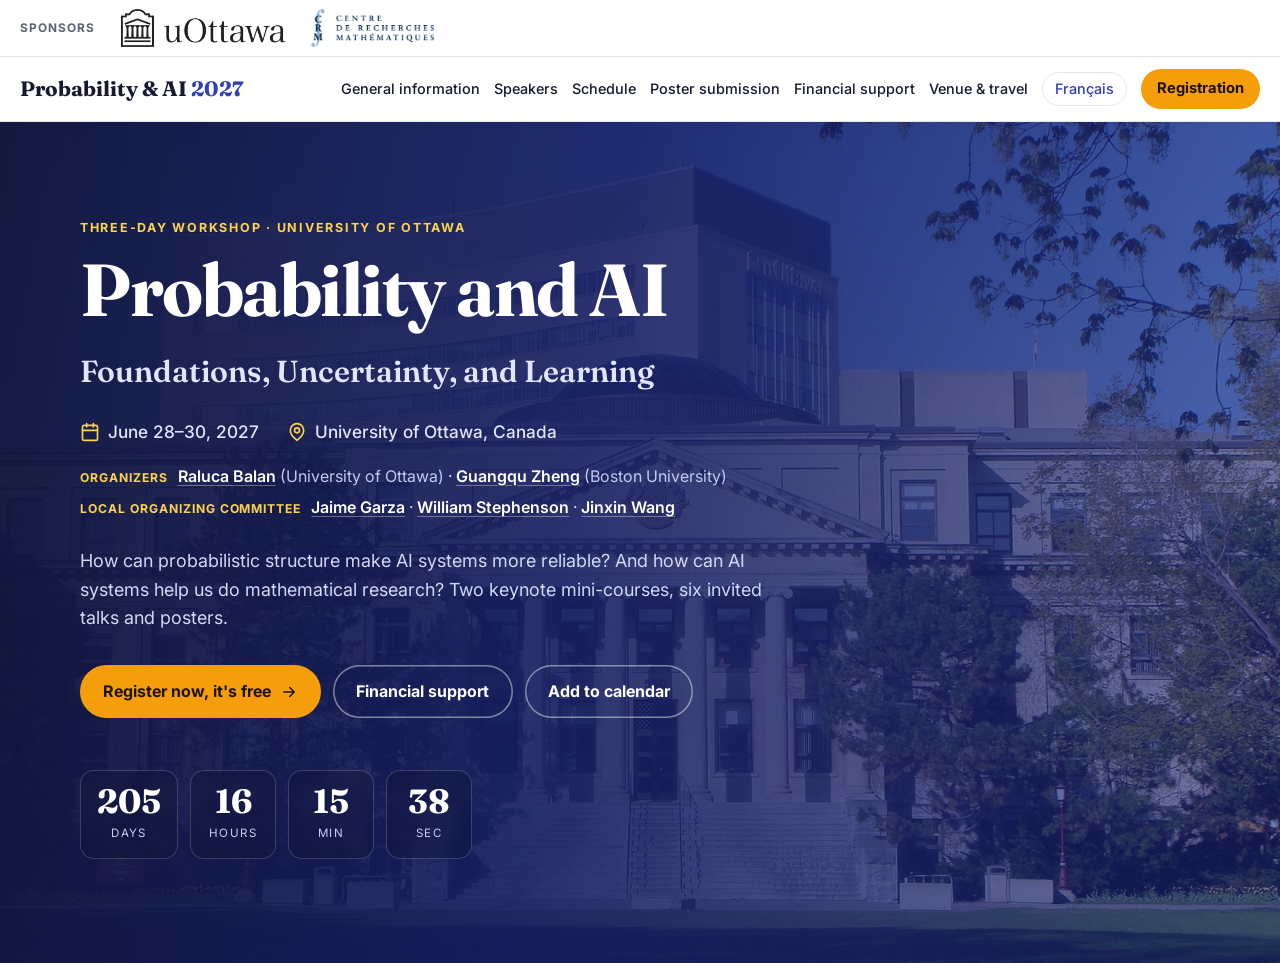
<file: index.html>
<!doctype html>
<html lang="en">
<head>
  <meta name="robots" content="noindex, nofollow">
  <meta charset="utf-8">
  <meta name="viewport" content="width=device-width, initial-scale=1">

  <!-- Search engines show the title and description; link previews (email, WeChat, X, Slack) use the og: tags -->
  <title>Probability and AI 2027 · Workshop at the University of Ottawa, June 28–30</title>
  <meta name="description" content="Probability and AI: Foundations, Uncertainty, and Learning. A free three-day workshop at the University of Ottawa, June 28–30, 2027, with keynote mini-courses by Ivan Nourdin and Le Chen, six invited talks, and financial support for graduate students and postdocs.">
  <meta name="keywords" content="probability, artificial intelligence, machine learning, uncertainty quantification, stochastic analysis, workshop, conference, Ottawa, 2027">
  <meta property="og:type" content="website">
  <meta property="og:title" content="Probability and AI 2027 · June 28–30 · University of Ottawa">
  <meta property="og:description" content="Free registration · keynote mini-courses by Ivan Nourdin and Le Chen · six invited talks · support for graduate students and postdocs.">
  <!-- After publishing, add: <meta property="og:image" content="https://YOUR-SITE/images/ottawa/tabaret-hall.jpg"> -->

  <!-- Lets Google show this as an event (date, place, "free") in search results -->
  <script type="application/ld+json">
  {
    "@context": "https://schema.org",
    "@type": "Event",
    "name": "Probability and AI: Foundations, Uncertainty, and Learning",
    "description": "A free three-day workshop connecting rigorous probability with contemporary AI: two keynote mini-courses, six invited talks, posters, a panel discussion and an open problem session.",
    "startDate": "2027-06-28T09:30-04:00",
    "endDate": "2027-06-30T16:45-04:00",
    "eventStatus": "https://schema.org/EventScheduled",
    "eventAttendanceMode": "https://schema.org/OfflineEventAttendanceMode",
    "location": {
      "@type": "Place",
      "name": "University of Ottawa",
      "address": { "@type": "PostalAddress", "addressLocality": "Ottawa", "addressRegion": "ON", "addressCountry": "CA" }
    },
    "isAccessibleForFree": true,
    "offers": { "@type": "Offer", "price": "0", "priceCurrency": "CAD", "availability": "https://schema.org/InStock", "validThrough": "2027-06-01", "url": "https://docs.google.com/forms/d/e/1FAIpQLSeGgCG70pmu8C7cT3y1N-xh1k_grleS4cE2XgWd0tavkhzTyg/viewform" },
    "organizer": [
      { "@type": "Person", "name": "Raluca Balan", "affiliation": "University of Ottawa", "url": "https://uniweb.uottawa.ca/sites/Raluca-Balan" },
      { "@type": "Person", "name": "Guangqu Zheng", "affiliation": "Boston University", "url": "https://sites.bu.edu/gzheng90/" }
    ],
    "performer": [
      { "@type": "Person", "name": "Ivan Nourdin", "affiliation": "University of Luxembourg" },
      { "@type": "Person", "name": "Le Chen", "affiliation": "Auburn University" },
      { "@type": "Person", "name": "Krishna Balasubramanian", "affiliation": "University of California, Davis" },
      { "@type": "Person", "name": "Murat Erdogdu", "affiliation": "University of Toronto" },
      { "@type": "Person", "name": "Maia Fraser", "affiliation": "University of Ottawa" },
      { "@type": "Person", "name": "Rafal Kulik", "affiliation": "University of Ottawa" },
      { "@type": "Person", "name": "David Ledvinka", "affiliation": "Imperial College London" },
      { "@type": "Person", "name": "Courtney Paquette", "affiliation": "McGill University" }
    ]
  }
  </script>

  <link rel="icon" href="data:image/svg+xml,%3Csvg xmlns='http://www.w3.org/2000/svg' viewBox='0 0 32 32'%3E%3Crect width='32' height='32' rx='8' fill='%232f3fb5'/%3E%3Ccircle cx='16' cy='16' r='6' fill='%23f59e0b'/%3E%3C/svg%3E">
  <link rel="preconnect" href="https://fonts.googleapis.com">
  <link rel="preconnect" href="https://fonts.gstatic.com" crossorigin>
  <link href="https://fonts.googleapis.com/css2?family=Fraunces:opsz,wght@9..144,600;9..144,700&family=Inter:wght@400;500;600;700&display=swap" rel="stylesheet">
  <link rel="stylesheet" href="style.css">
</head>
<body id="top" class="home">

<!-- ============ SPONSORS ============ -->
<div class="sponsor-bar">
  <div class="container sponsor-inner">
    <span class="sponsor-label">Sponsors</span>
    <a href="https://www.uottawa.ca/faculty-science/mathematics-statistics" target="_blank" rel="noopener"><img src="images/logos/uottawa.png" alt="University of Ottawa" width="190" height="44"></a>
    <a href="https://www.crmath.ca/en/" target="_blank" rel="noopener"><img src="images/logos/crm.png" alt="Centre de recherches mathématiques (CRM)" width="143" height="44"></a>
  </div>
</div>

<!-- ============ HEADER / MENU ============ -->
<header class="site-header">
  <div class="container nav">
    <a href="./" class="brand">Probability&nbsp;&amp;&nbsp;AI <span>2027</span></a>
    <a class="lang lang-mobile" href="fr/" lang="fr" title="Version française">Français</a>
    <button class="nav-toggle" aria-label="Open menu" aria-expanded="false" aria-controls="nav">
      <svg class="i" viewBox="0 0 24 24"><path d="M4 6h16M4 12h16M4 18h16"/></svg>
    </button>
    <nav id="nav">
      <a href="information.html">General information</a>
      <a href="speakers.html">Speakers</a>
      <a href="schedule.html">Schedule</a>
      <a href="poster-submission.html">Poster submission</a>
      <a href="financial-support.html">Financial support</a>
      <a href="practical-information.html">Venue &amp; travel</a>
      <a class="lang" href="fr/" lang="fr" title="Version française">Français</a>
      <a class="btn btn-small" href="https://docs.google.com/forms/d/e/1FAIpQLSeGgCG70pmu8C7cT3y1N-xh1k_grleS4cE2XgWd0tavkhzTyg/viewform" target="_blank" rel="noopener">Registration</a>
    </nav>
  </div>
</header>

<main>

<!-- ============ HERO ============ -->
<section class="hero hero-home">
  <div class="container">
    <p class="eyebrow">Three-day workshop · University of Ottawa</p>
    <h1>Probability and AI</h1>
    <p class="subtitle">Foundations, Uncertainty, and Learning</p>
    <div class="hero-meta">
      <span>
        <svg class="i" viewBox="0 0 24 24"><rect width="18" height="18" x="3" y="4" rx="2"/><path d="M16 2v4M8 2v4M3 10h18"/></svg>
        June 28–30, 2027
      </span>
      <span>
        <svg class="i" viewBox="0 0 24 24"><path d="M20 10c0 6-8 12-8 12s-8-6-8-12a8 8 0 0 1 16 0Z"/><circle cx="12" cy="10" r="3"/></svg>
        University of Ottawa, Canada
      </span>
    </div>
    <div class="hero-org">
      <p><span class="label">Organizers</span><a href="https://uniweb.uottawa.ca/sites/Raluca-Balan" target="_blank" rel="noopener">Raluca Balan</a> <span class="aff">(University of Ottawa)</span> · <a href="https://sites.bu.edu/gzheng90/" target="_blank" rel="noopener">Guangqu Zheng</a> <span class="aff">(Boston University)</span></p>
      <p><span class="label">Local organizing committee</span><a href="https://garjaime22-hash.github.io/personal-site/index.html" target="_blank" rel="noopener">Jaime Garza</a> · <a href="https://williamdstephenson.github.io/" target="_blank" rel="noopener">William Stephenson</a> · <a href="https://jwang023.github.io/" target="_blank" rel="noopener">Jinxin Wang</a></p>
    </div>
    <p class="lead">How can probabilistic structure make AI systems more reliable? And how can AI systems help us
      do mathematical research? Two keynote mini-courses, six invited talks and posters.</p>

    <div class="hero-actions">
      <!-- Registration link (Google Form) is on every page (menu button, floating button) and in the JSON-LD block above: search all .html files when it changes -->
      <a class="btn" href="https://docs.google.com/forms/d/e/1FAIpQLSeGgCG70pmu8C7cT3y1N-xh1k_grleS4cE2XgWd0tavkhzTyg/viewform" target="_blank" rel="noopener">
        Register now, it's free
        <svg class="i" viewBox="0 0 24 24"><path d="M5 12h14M13 6l6 6-6 6"/></svg>
      </a>
      <a class="btn btn-ghost" href="financial-support.html">Financial support</a>
      <a class="btn btn-ghost" target="_blank" rel="noopener"
         href="https://calendar.google.com/calendar/render?action=TEMPLATE&text=Probability%20and%20AI%202027%20(workshop)&dates=20270628/20270701&location=University%20of%20Ottawa%2C%20Ottawa%2C%20ON%2C%20Canada">
        Add to calendar
      </a>
    </div>

    <div class="countdown" data-start="2027-06-28T09:30:00-04:00" aria-label="Time until the workshop starts">
      <div><b data-d>--</b><small>days</small></div>
      <div><b data-h>--</b><small>hours</small></div>
      <div><b data-m>--</b><small>min</small></div>
      <div><b data-s>--</b><small>sec</small></div>
    </div>
  </div>
</section>

</main>

<script src="script.js"></script>
</body>
</html>
</file>
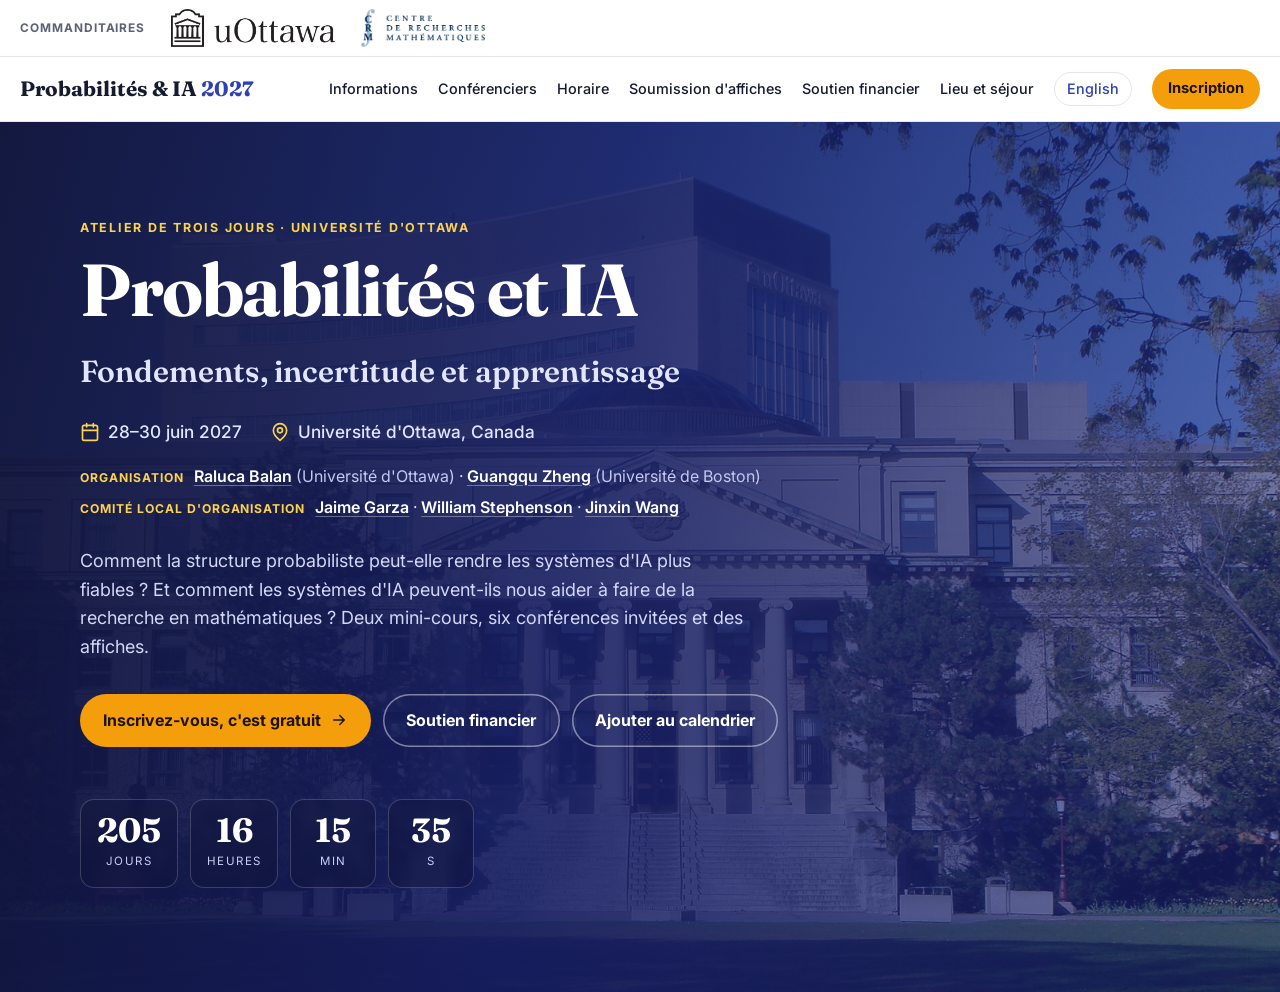
<file: fr/index.html>
<!doctype html>
<html lang="fr">
<head>
  <meta name="robots" content="noindex, nofollow">
  <meta charset="utf-8">
  <meta name="viewport" content="width=device-width, initial-scale=1">
  <!-- Version française. Keep in sync with the English pages in ../ when content changes. -->
  <title>Probabilités et IA 2027 · Atelier à l'Université d'Ottawa, 28–30 juin</title>
  <meta name="description" content="Probabilités et IA : fondements, incertitude et apprentissage. Atelier gratuit de trois jours à l'Université d'Ottawa, du 28 au 30 juin 2027 : mini-cours d'Ivan Nourdin et de Le Chen, six conférences invitées et soutien financier pour les étudiants des cycles supérieurs et les stagiaires postdoctoraux.">
  <meta property="og:type" content="website">
  <meta property="og:locale" content="fr_CA">
  <meta property="og:title" content="Probabilités et IA 2027 · 28–30 juin · Université d'Ottawa">
  <meta property="og:description" content="Inscription gratuite · mini-cours d'Ivan Nourdin et de Le Chen · six conférences invitées · soutien pour les étudiants et stagiaires postdoctoraux.">

  <link rel="icon" href="data:image/svg+xml,%3Csvg xmlns='http://www.w3.org/2000/svg' viewBox='0 0 32 32'%3E%3Crect width='32' height='32' rx='8' fill='%232f3fb5'/%3E%3Ccircle cx='16' cy='16' r='6' fill='%23f59e0b'/%3E%3C/svg%3E">
  <link rel="preconnect" href="https://fonts.googleapis.com">
  <link rel="preconnect" href="https://fonts.gstatic.com" crossorigin>
  <link href="https://fonts.googleapis.com/css2?family=Fraunces:opsz,wght@9..144,600;9..144,700&family=Inter:wght@400;500;600;700&display=swap" rel="stylesheet">
  <link rel="stylesheet" href="../style.css">
  <style>.slots li { grid-template-columns: 68px 1fr; } .nav nav { gap: 20px; }</style>
</head>
<body id="top" class="home">

<!-- ============ COMMANDITAIRES ============ -->
<div class="sponsor-bar">
  <div class="container sponsor-inner">
    <span class="sponsor-label">Commanditaires</span>
    <a href="https://www.uottawa.ca/faculte-sciences/mathematiques-statistique" target="_blank" rel="noopener"><img src="../images/logos/uottawa.png" alt="Université d'Ottawa" width="190" height="44"></a>
    <a href="https://www.crmath.ca/" target="_blank" rel="noopener"><img src="../images/logos/crm.png" alt="Centre de recherches mathématiques (CRM)" width="143" height="44"></a>
  </div>
</div>

<!-- ============ EN-TÊTE / MENU ============ -->
<header class="site-header">
  <div class="container nav">
    <a href="./" class="brand">Probabilités&nbsp;&amp;&nbsp;IA <span>2027</span></a>
    <a class="lang lang-mobile" href="../" lang="en" title="English version">English</a>
    <button class="nav-toggle" aria-label="Ouvrir le menu" aria-expanded="false" aria-controls="nav">
      <svg class="i" viewBox="0 0 24 24"><path d="M4 6h16M4 12h16M4 18h16"/></svg>
    </button>
    <nav id="nav">
      <a href="informations.html">Informations</a>
      <a href="conferenciers.html">Conférenciers</a>
      <a href="horaire.html">Horaire</a>
      <a href="soumission-affiches.html">Soumission d'affiches</a>
      <a href="soutien-financier.html">Soutien financier</a>
      <a href="informations-pratiques.html">Lieu et séjour</a>
      <a class="lang" href="../" lang="en" title="English version">English</a>
      <a class="btn btn-small" href="https://docs.google.com/forms/d/e/1FAIpQLSeGgCG70pmu8C7cT3y1N-xh1k_grleS4cE2XgWd0tavkhzTyg/viewform" target="_blank" rel="noopener">Inscription</a>
    </nav>
  </div>
</header>

<main>

<!-- ============ BANNIÈRE ============ -->
<section class="hero hero-home">
  <div class="container">
    <p class="eyebrow">Atelier de trois jours · Université d'Ottawa</p>
    <h1>Probabilités et IA</h1>
    <p class="subtitle">Fondements, incertitude et apprentissage</p>
    <div class="hero-meta">
      <span>
        <svg class="i" viewBox="0 0 24 24"><rect width="18" height="18" x="3" y="4" rx="2"/><path d="M16 2v4M8 2v4M3 10h18"/></svg>
        28–30 juin 2027
      </span>
      <span>
        <svg class="i" viewBox="0 0 24 24"><path d="M20 10c0 6-8 12-8 12s-8-6-8-12a8 8 0 0 1 16 0Z"/><circle cx="12" cy="10" r="3"/></svg>
        Université d'Ottawa, Canada
      </span>
    </div>
    <div class="hero-org">
      <p><span class="label">Organisation</span><a href="https://uniweb.uottawa.ca/sites/Raluca-Balan" target="_blank" rel="noopener">Raluca Balan</a> <span class="aff">(Université d'Ottawa)</span> · <a href="https://sites.bu.edu/gzheng90/" target="_blank" rel="noopener">Guangqu Zheng</a> <span class="aff">(Université de Boston)</span></p>
      <p><span class="label">Comité local d'organisation</span><a href="https://garjaime22-hash.github.io/personal-site/index.html" target="_blank" rel="noopener">Jaime Garza</a> · <a href="https://williamdstephenson.github.io/" target="_blank" rel="noopener">William Stephenson</a> · <a href="https://jwang023.github.io/" target="_blank" rel="noopener">Jinxin Wang</a></p>
    </div>
    <p class="lead">Comment la structure probabiliste peut-elle rendre les systèmes d'IA plus fiables&nbsp;? Et comment les
      systèmes d'IA peuvent-ils nous aider à faire de la recherche en mathématiques&nbsp;? Deux mini-cours, six conférences
      invitées et des affiches.</p>

    <div class="hero-actions">
      <!-- Lien d’inscription (formulaire Google) : 4 endroits -->
      <a class="btn" href="https://docs.google.com/forms/d/e/1FAIpQLSeGgCG70pmu8C7cT3y1N-xh1k_grleS4cE2XgWd0tavkhzTyg/viewform" target="_blank" rel="noopener">
        Inscrivez-vous, c'est gratuit
        <svg class="i" viewBox="0 0 24 24"><path d="M5 12h14M13 6l6 6-6 6"/></svg>
      </a>
      <a class="btn btn-ghost" href="soutien-financier.html">Soutien financier</a>
      <a class="btn btn-ghost" target="_blank" rel="noopener"
         href="https://calendar.google.com/calendar/render?action=TEMPLATE&text=Probabilit%C3%A9s%20et%20IA%202027%20(atelier)&dates=20270628/20270701&location=Universit%C3%A9%20d%27Ottawa%2C%20Ottawa%2C%20ON%2C%20Canada">
        Ajouter au calendrier
      </a>
    </div>

    <div class="countdown" data-start="2027-06-28T09:30:00-04:00" data-live="L'atelier a commencé. Bienvenue&nbsp;!" aria-label="Temps restant avant le début de l'atelier">
      <div><b data-d>--</b><small>jours</small></div>
      <div><b data-h>--</b><small>heures</small></div>
      <div><b data-m>--</b><small>min</small></div>
      <div><b data-s>--</b><small>s</small></div>
    </div>
  </div>
</section>

</main>

<script src="../script.js"></script>
</body>
</html>
</file>
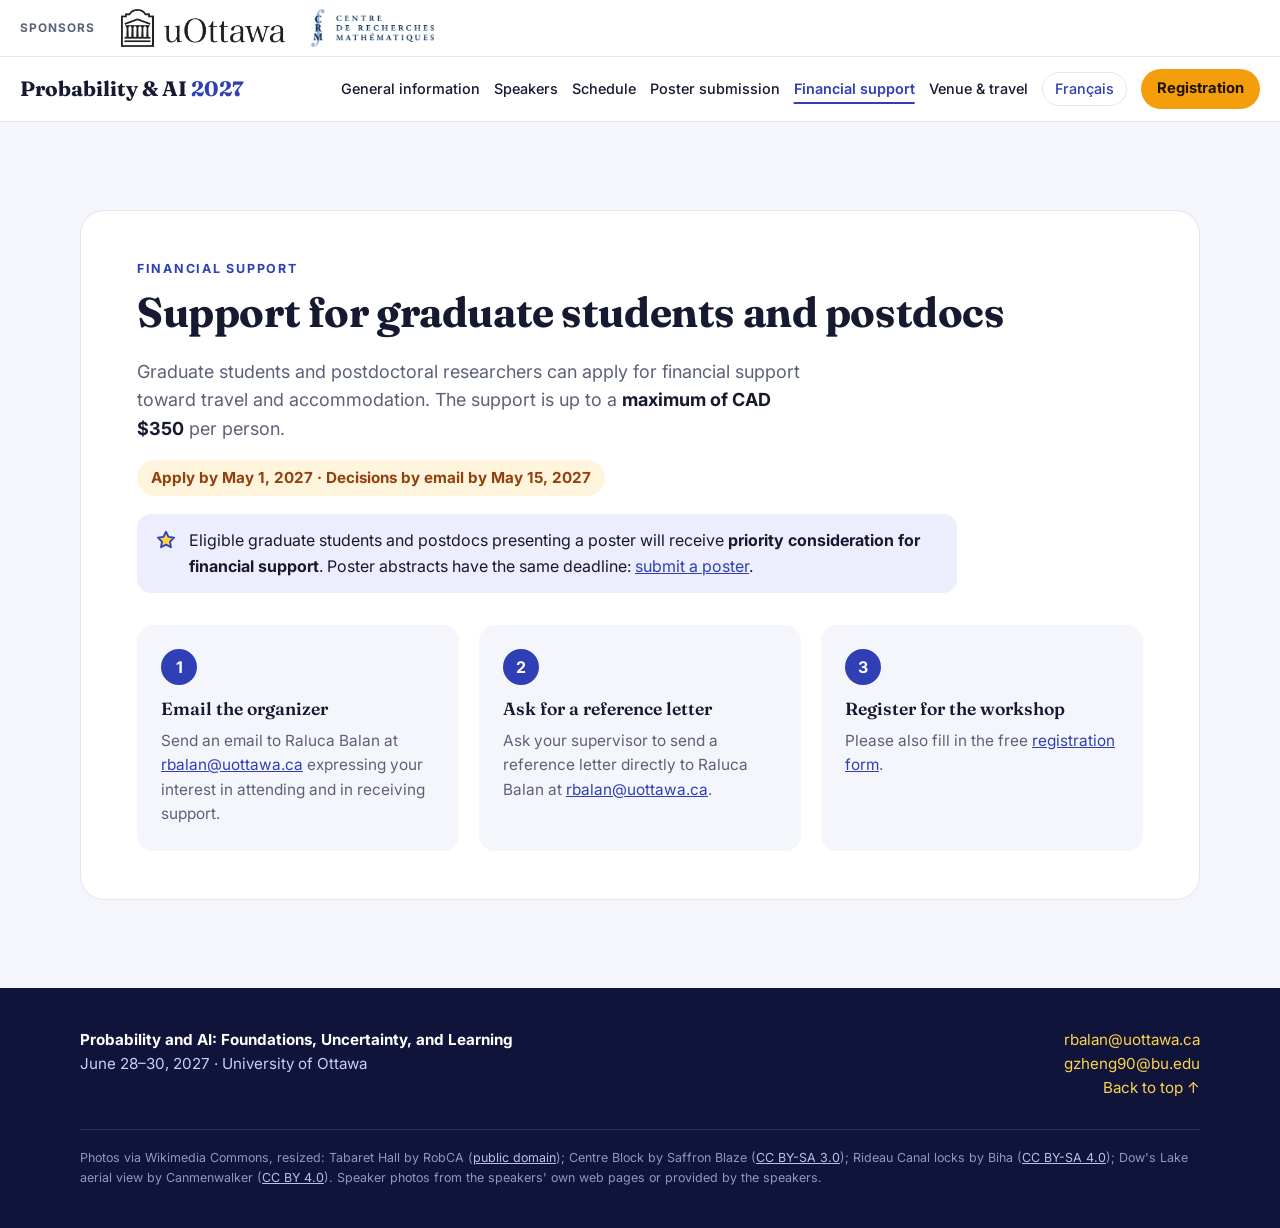
<file: financial-support.html>
<!doctype html>
<html lang="en">
<head>
  <meta name="robots" content="noindex, nofollow">
  <meta charset="utf-8">
  <meta name="viewport" content="width=device-width, initial-scale=1">

  <!-- Search engines show the title and description; link previews (email, WeChat, X, Slack) use the og: tags -->
  <title>Financial support · Probability and AI 2027</title>
  <meta name="description" content="Probability and AI: Foundations, Uncertainty, and Learning. A free three-day workshop at the University of Ottawa, June 28–30, 2027, with keynote mini-courses by Ivan Nourdin and Le Chen, six invited talks, and financial support for graduate students and postdocs.">
  <meta name="keywords" content="probability, artificial intelligence, machine learning, uncertainty quantification, stochastic analysis, workshop, conference, Ottawa, 2027">
  <meta property="og:type" content="website">
  <meta property="og:title" content="Probability and AI 2027 · June 28–30 · University of Ottawa">
  <meta property="og:description" content="Free registration · keynote mini-courses by Ivan Nourdin and Le Chen · six invited talks · support for graduate students and postdocs.">
  <!-- After publishing, add: <meta property="og:image" content="https://YOUR-SITE/images/ottawa/tabaret-hall.jpg"> -->


  <link rel="icon" href="data:image/svg+xml,%3Csvg xmlns='http://www.w3.org/2000/svg' viewBox='0 0 32 32'%3E%3Crect width='32' height='32' rx='8' fill='%232f3fb5'/%3E%3Ccircle cx='16' cy='16' r='6' fill='%23f59e0b'/%3E%3C/svg%3E">
  <link rel="preconnect" href="https://fonts.googleapis.com">
  <link rel="preconnect" href="https://fonts.gstatic.com" crossorigin>
  <link href="https://fonts.googleapis.com/css2?family=Fraunces:opsz,wght@9..144,600;9..144,700&family=Inter:wght@400;500;600;700&display=swap" rel="stylesheet">
  <link rel="stylesheet" href="style.css">
</head>
<body id="top">

<!-- ============ SPONSORS ============ -->
<div class="sponsor-bar">
  <div class="container sponsor-inner">
    <span class="sponsor-label">Sponsors</span>
    <a href="https://www.uottawa.ca/faculty-science/mathematics-statistics" target="_blank" rel="noopener"><img src="images/logos/uottawa.png" alt="University of Ottawa" width="190" height="44"></a>
    <a href="https://www.crmath.ca/en/" target="_blank" rel="noopener"><img src="images/logos/crm.png" alt="Centre de recherches mathématiques (CRM)" width="143" height="44"></a>
  </div>
</div>

<!-- ============ HEADER / MENU ============ -->
<header class="site-header">
  <div class="container nav">
    <a href="./" class="brand">Probability&nbsp;&amp;&nbsp;AI <span>2027</span></a>
    <a class="lang lang-mobile" href="fr/soutien-financier.html" lang="fr" title="Version française">Français</a>
    <button class="nav-toggle" aria-label="Open menu" aria-expanded="false" aria-controls="nav">
      <svg class="i" viewBox="0 0 24 24"><path d="M4 6h16M4 12h16M4 18h16"/></svg>
    </button>
    <nav id="nav">
      <a href="information.html">General information</a>
      <a href="speakers.html">Speakers</a>
      <a href="schedule.html">Schedule</a>
      <a href="poster-submission.html">Poster submission</a>
      <a href="financial-support.html" aria-current="page">Financial support</a>
      <a href="practical-information.html">Venue &amp; travel</a>
      <a class="lang" href="fr/soutien-financier.html" lang="fr" title="Version française">Français</a>
      <a class="btn btn-small" href="https://docs.google.com/forms/d/e/1FAIpQLSeGgCG70pmu8C7cT3y1N-xh1k_grleS4cE2XgWd0tavkhzTyg/viewform" target="_blank" rel="noopener">Registration</a>
    </nav>
  </div>
</header>

<main>

<!-- ============ FINANCIAL SUPPORT ============ -->
<section class="section-soft support-page">
  <div class="container">
    <div class="support" id="support">
      <div class="support-head">
        <p class="eyebrow">Financial support</p>
        <h1 class="page-title">Support for graduate students and postdocs</h1>
        <p class="lead">Graduate students and postdoctoral researchers can apply for financial support toward
          travel and accommodation. The support is up to a <strong>maximum of CAD $350</strong> per person.</p>
        <p class="deadline">Apply by May 1, 2027 · Decisions by email by May 15, 2027</p>
        <p class="priority"><svg class="i" viewBox="0 0 24 24" aria-hidden="true"><path d="M12 3l2.7 5.6 6.1.9-4.4 4.3 1 6.1L12 17l-5.4 2.9 1-6.1-4.4-4.3 6.1-.9z"/></svg><span>Eligible graduate students and postdocs presenting a poster will receive <strong>priority consideration for financial support</strong>. Poster abstracts have the same deadline: <a href="poster-submission.html">submit a poster</a>.</span></p>
      </div>
      <ol class="steps">
        <li>
          <h3>Email the organizer</h3>
          <p>Send an email to Raluca Balan at <a href="mailto:rbalan@uottawa.ca">rbalan@uottawa.ca</a> expressing your interest in attending and in receiving support.</p>
        </li>
        <li>
          <h3>Ask for a reference letter</h3>
          <p>Ask your supervisor to send a reference letter directly to Raluca Balan at <a href="mailto:rbalan@uottawa.ca">rbalan@uottawa.ca</a>.</p>
        </li>
        <li>
          <h3>Register for the workshop</h3>
          <p>Please also fill in the free <a href="https://docs.google.com/forms/d/e/1FAIpQLSeGgCG70pmu8C7cT3y1N-xh1k_grleS4cE2XgWd0tavkhzTyg/viewform" target="_blank" rel="noopener">registration form</a>.</p>
        </li>
      </ol>
    </div>
  </div>
</section>

</main>

<!-- ============ FOOTER ============ -->
<footer class="site-footer">
  <div class="container footer-inner">
    <div>
      <strong>Probability and AI: Foundations, Uncertainty, and Learning</strong><br>
      June 28–30, 2027 · University of Ottawa
    </div>
    <div>
      <a href="mailto:rbalan@uottawa.ca">rbalan@uottawa.ca</a><br>
      <a href="mailto:gzheng90@bu.edu">gzheng90@bu.edu</a><br>
      <a href="#top">Back to top ↑</a>
    </div>
  </div>
  <p class="container credits">
    Photos via Wikimedia Commons, resized:
    Tabaret Hall by RobCA (<a href="https://commons.wikimedia.org/wiki/File:UOttawa-Tabaret_Hall-2008-05-05.jpg" target="_blank" rel="noopener">public domain</a>);
    Centre Block by Saffron Blaze (<a href="https://commons.wikimedia.org/wiki/File:Centre_Block_-_Parliament_Hill.jpg" target="_blank" rel="noopener">CC BY-SA 3.0</a>);
    Rideau Canal locks by Biha (<a href="https://commons.wikimedia.org/wiki/File:Rideau_Canal_August_2015-2.JPG" target="_blank" rel="noopener">CC BY-SA 4.0</a>);
    Dow's Lake aerial view by Canmenwalker (<a href="https://commons.wikimedia.org/wiki/File:Dow%27s_Lake_aerial_view_2025.jpg" target="_blank" rel="noopener">CC BY 4.0</a>).
    Speaker photos from the speakers' own web pages or provided by the speakers.
  </p>
</footer>

<!-- Floating register button on phones -->
<a class="mobile-cta btn" href="https://docs.google.com/forms/d/e/1FAIpQLSeGgCG70pmu8C7cT3y1N-xh1k_grleS4cE2XgWd0tavkhzTyg/viewform" target="_blank" rel="noopener">Register free</a>

<script src="script.js"></script>
</body>
</html>
</file>
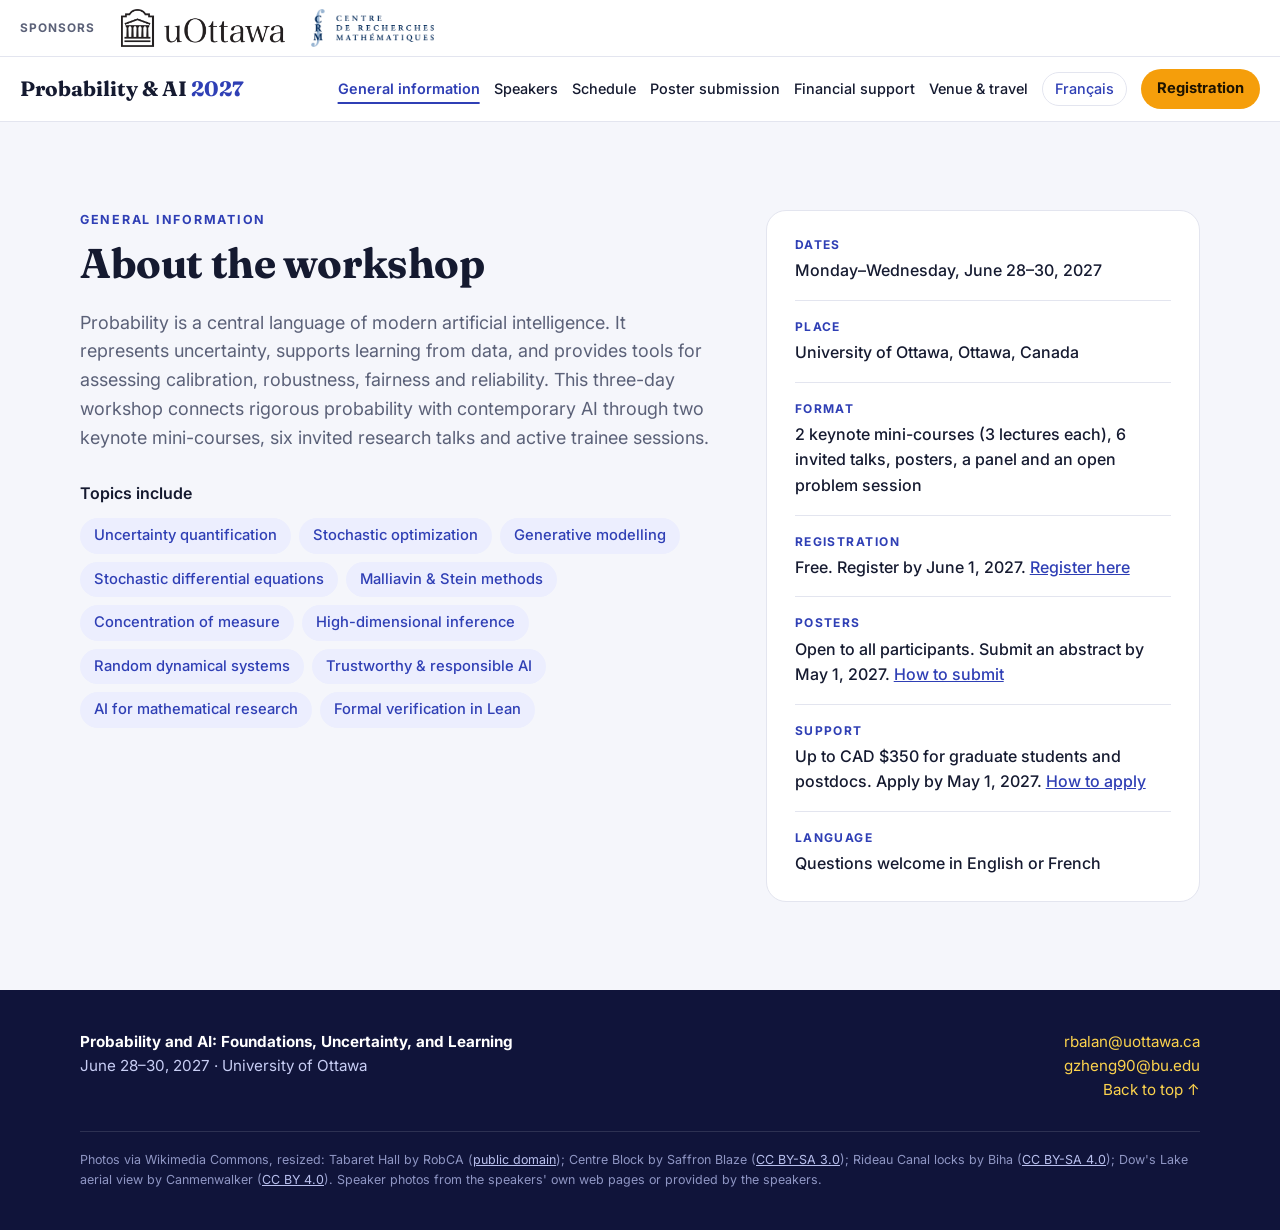
<file: information.html>
<!doctype html>
<html lang="en">
<head>
  <meta name="robots" content="noindex, nofollow">
  <meta charset="utf-8">
  <meta name="viewport" content="width=device-width, initial-scale=1">

  <!-- Search engines show the title and description; link previews (email, WeChat, X, Slack) use the og: tags -->
  <title>General information · Probability and AI 2027</title>
  <meta name="description" content="Probability and AI: Foundations, Uncertainty, and Learning. A free three-day workshop at the University of Ottawa, June 28–30, 2027, with keynote mini-courses by Ivan Nourdin and Le Chen, six invited talks, and financial support for graduate students and postdocs.">
  <meta name="keywords" content="probability, artificial intelligence, machine learning, uncertainty quantification, stochastic analysis, workshop, conference, Ottawa, 2027">
  <meta property="og:type" content="website">
  <meta property="og:title" content="Probability and AI 2027 · June 28–30 · University of Ottawa">
  <meta property="og:description" content="Free registration · keynote mini-courses by Ivan Nourdin and Le Chen · six invited talks · support for graduate students and postdocs.">
  <!-- After publishing, add: <meta property="og:image" content="https://YOUR-SITE/images/ottawa/tabaret-hall.jpg"> -->


  <link rel="icon" href="data:image/svg+xml,%3Csvg xmlns='http://www.w3.org/2000/svg' viewBox='0 0 32 32'%3E%3Crect width='32' height='32' rx='8' fill='%232f3fb5'/%3E%3Ccircle cx='16' cy='16' r='6' fill='%23f59e0b'/%3E%3C/svg%3E">
  <link rel="preconnect" href="https://fonts.googleapis.com">
  <link rel="preconnect" href="https://fonts.gstatic.com" crossorigin>
  <link href="https://fonts.googleapis.com/css2?family=Fraunces:opsz,wght@9..144,600;9..144,700&family=Inter:wght@400;500;600;700&display=swap" rel="stylesheet">
  <link rel="stylesheet" href="style.css">
</head>
<body id="top">

<!-- ============ SPONSORS ============ -->
<div class="sponsor-bar">
  <div class="container sponsor-inner">
    <span class="sponsor-label">Sponsors</span>
    <a href="https://www.uottawa.ca/faculty-science/mathematics-statistics" target="_blank" rel="noopener"><img src="images/logos/uottawa.png" alt="University of Ottawa" width="190" height="44"></a>
    <a href="https://www.crmath.ca/en/" target="_blank" rel="noopener"><img src="images/logos/crm.png" alt="Centre de recherches mathématiques (CRM)" width="143" height="44"></a>
  </div>
</div>

<!-- ============ HEADER / MENU ============ -->
<header class="site-header">
  <div class="container nav">
    <a href="./" class="brand">Probability&nbsp;&amp;&nbsp;AI <span>2027</span></a>
    <a class="lang lang-mobile" href="fr/informations.html" lang="fr" title="Version française">Français</a>
    <button class="nav-toggle" aria-label="Open menu" aria-expanded="false" aria-controls="nav">
      <svg class="i" viewBox="0 0 24 24"><path d="M4 6h16M4 12h16M4 18h16"/></svg>
    </button>
    <nav id="nav">
      <a href="information.html" aria-current="page">General information</a>
      <a href="speakers.html">Speakers</a>
      <a href="schedule.html">Schedule</a>
      <a href="poster-submission.html">Poster submission</a>
      <a href="financial-support.html">Financial support</a>
      <a href="practical-information.html">Venue &amp; travel</a>
      <a class="lang" href="fr/informations.html" lang="fr" title="Version française">Français</a>
      <a class="btn btn-small" href="https://docs.google.com/forms/d/e/1FAIpQLSeGgCG70pmu8C7cT3y1N-xh1k_grleS4cE2XgWd0tavkhzTyg/viewform" target="_blank" rel="noopener">Registration</a>
    </nav>
  </div>
</header>

<main>

<!-- ============ GENERAL INFORMATION ============ -->
<section class="section-soft" id="info">
  <div class="container about">
    <div>
      <p class="eyebrow">General information</p>
      <h1 class="page-title">About the workshop</h1>
      <p class="lead">Probability is a central language of modern artificial intelligence. It represents uncertainty,
        supports learning from data, and provides tools for assessing calibration, robustness, fairness and reliability.
        This three-day workshop connects rigorous probability with contemporary AI through two keynote mini-courses,
        six invited research talks and active trainee sessions.</p>
      <p class="label">Topics include</p>
      <ul class="chips">
        <li>Uncertainty quantification</li>
        <li>Stochastic optimization</li>
        <li>Generative modelling</li>
        <li>Stochastic differential equations</li>
        <li>Malliavin &amp; Stein methods</li>
        <li>Concentration of measure</li>
        <li>High-dimensional inference</li>
        <li>Random dynamical systems</li>
        <li>Trustworthy &amp; responsible AI</li>
        <li>AI for mathematical research</li>
        <li>Formal verification in Lean</li>
      </ul>
    </div>
    <dl class="facts">
      <div><dt>Dates</dt><dd>Monday–Wednesday, June 28–30, 2027</dd></div>
      <div><dt>Place</dt><dd>University of Ottawa, Ottawa, Canada</dd></div>
      <div><dt>Format</dt><dd>2 keynote mini-courses (3 lectures each), 6 invited talks, posters, a panel and an open problem session</dd></div>
      <div><dt>Registration</dt><dd>Free. Register by June 1, 2027. <a href="https://docs.google.com/forms/d/e/1FAIpQLSeGgCG70pmu8C7cT3y1N-xh1k_grleS4cE2XgWd0tavkhzTyg/viewform" target="_blank" rel="noopener">Register here</a></dd></div>
      <div><dt>Posters</dt><dd>Open to all participants. Submit an abstract by May 1, 2027. <a href="poster-submission.html">How to submit</a></dd></div>
      <div><dt>Support</dt><dd>Up to CAD $350 for graduate students and postdocs. Apply by May 1, 2027. <a href="financial-support.html">How to apply</a></dd></div>
      <div><dt>Language</dt><dd>Questions welcome in English or French</dd></div>
    </dl>
  </div>
</section>

</main>

<!-- ============ FOOTER ============ -->
<footer class="site-footer">
  <div class="container footer-inner">
    <div>
      <strong>Probability and AI: Foundations, Uncertainty, and Learning</strong><br>
      June 28–30, 2027 · University of Ottawa
    </div>
    <div>
      <a href="mailto:rbalan@uottawa.ca">rbalan@uottawa.ca</a><br>
      <a href="mailto:gzheng90@bu.edu">gzheng90@bu.edu</a><br>
      <a href="#top">Back to top ↑</a>
    </div>
  </div>
  <p class="container credits">
    Photos via Wikimedia Commons, resized:
    Tabaret Hall by RobCA (<a href="https://commons.wikimedia.org/wiki/File:UOttawa-Tabaret_Hall-2008-05-05.jpg" target="_blank" rel="noopener">public domain</a>);
    Centre Block by Saffron Blaze (<a href="https://commons.wikimedia.org/wiki/File:Centre_Block_-_Parliament_Hill.jpg" target="_blank" rel="noopener">CC BY-SA 3.0</a>);
    Rideau Canal locks by Biha (<a href="https://commons.wikimedia.org/wiki/File:Rideau_Canal_August_2015-2.JPG" target="_blank" rel="noopener">CC BY-SA 4.0</a>);
    Dow's Lake aerial view by Canmenwalker (<a href="https://commons.wikimedia.org/wiki/File:Dow%27s_Lake_aerial_view_2025.jpg" target="_blank" rel="noopener">CC BY 4.0</a>).
    Speaker photos from the speakers' own web pages or provided by the speakers.
  </p>
</footer>

<!-- Floating register button on phones -->
<a class="mobile-cta btn" href="https://docs.google.com/forms/d/e/1FAIpQLSeGgCG70pmu8C7cT3y1N-xh1k_grleS4cE2XgWd0tavkhzTyg/viewform" target="_blank" rel="noopener">Register free</a>

<script src="script.js"></script>
</body>
</html>
</file>
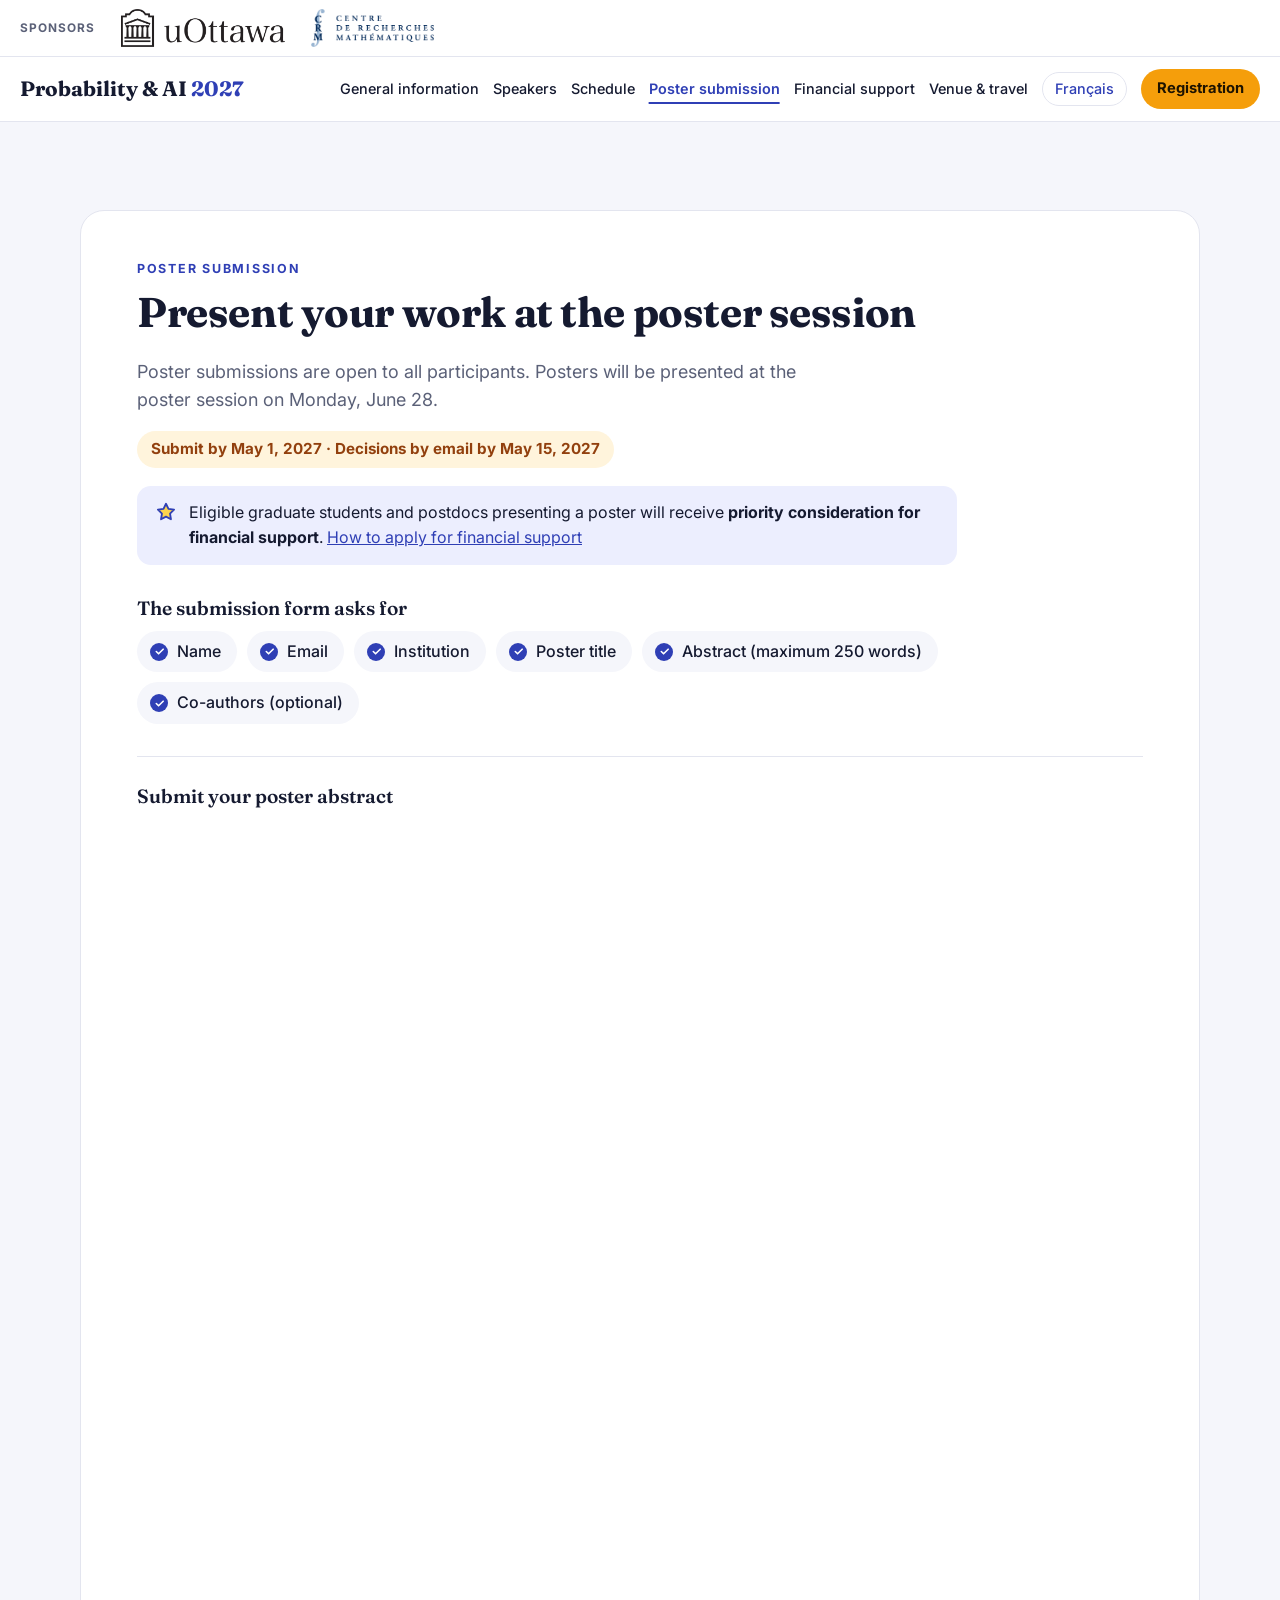
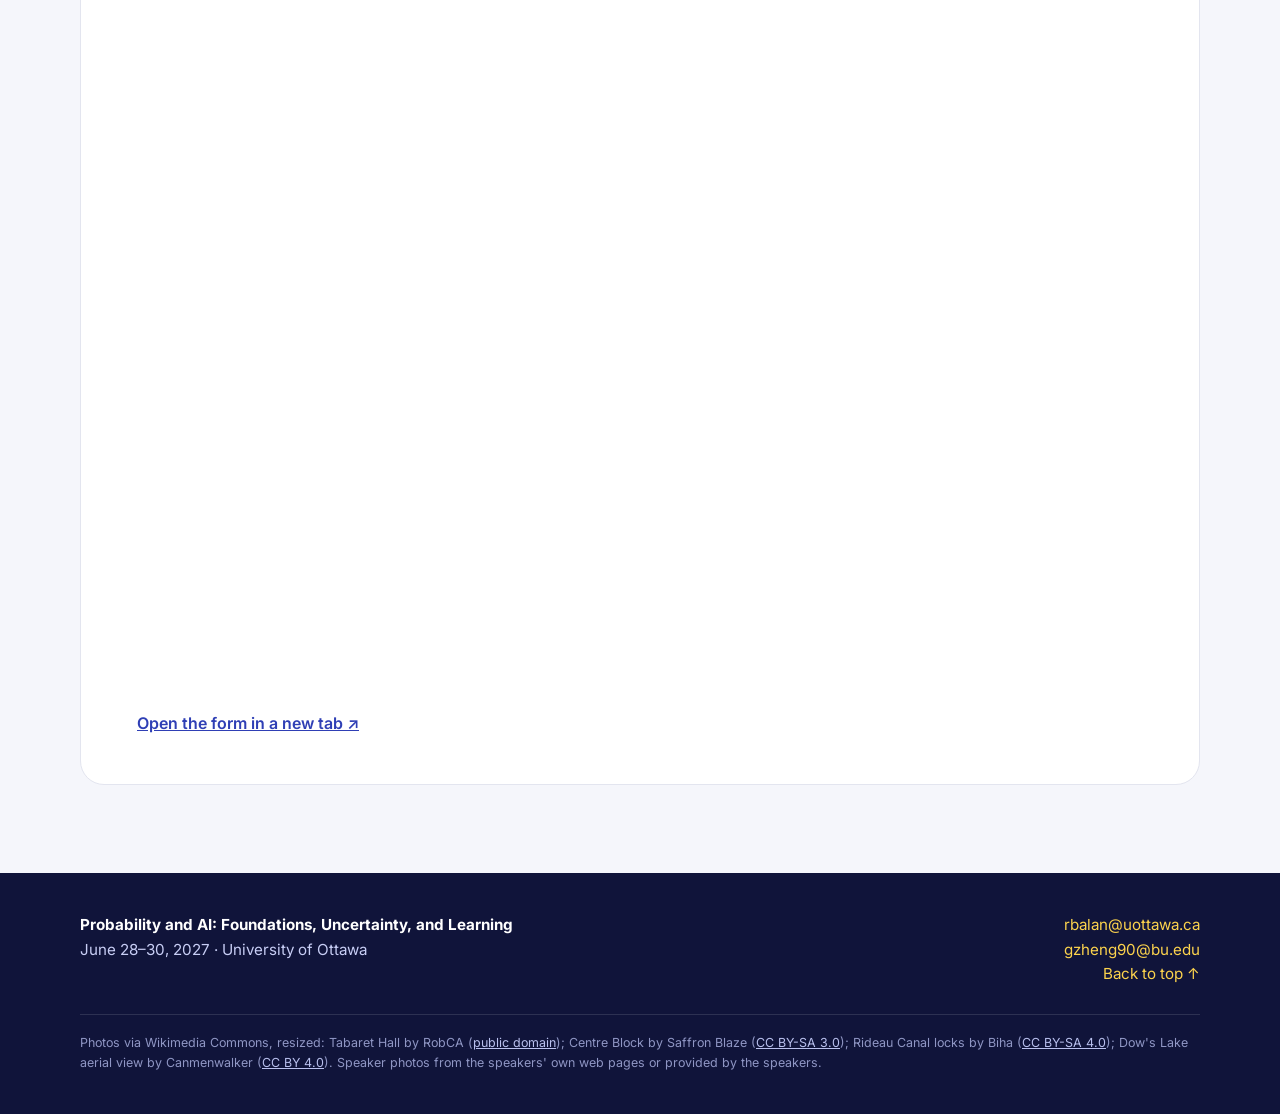
<file: poster-submission.html>
<!doctype html>
<html lang="en">
<head>
  <meta name="robots" content="noindex, nofollow">
  <meta charset="utf-8">
  <meta name="viewport" content="width=device-width, initial-scale=1">

  <!-- Search engines show the title and description; link previews (email, WeChat, X, Slack) use the og: tags -->
  <title>Poster submission · Probability and AI 2027</title>
  <meta name="description" content="Probability and AI 2027 (University of Ottawa, June 28–30): submit a poster abstract. Poster submissions are open to all participants. Deadline May 1, 2027.">
  <meta name="keywords" content="probability, artificial intelligence, machine learning, uncertainty quantification, stochastic analysis, workshop, conference, Ottawa, 2027">
  <meta property="og:type" content="website">
  <meta property="og:title" content="Probability and AI 2027 · June 28–30 · University of Ottawa">
  <meta property="og:description" content="Free registration · keynote mini-courses by Ivan Nourdin and Le Chen · six invited talks · support for graduate students and postdocs.">
  <!-- After publishing, add: <meta property="og:image" content="https://YOUR-SITE/images/ottawa/tabaret-hall.jpg"> -->


  <link rel="icon" href="data:image/svg+xml,%3Csvg xmlns='http://www.w3.org/2000/svg' viewBox='0 0 32 32'%3E%3Crect width='32' height='32' rx='8' fill='%232f3fb5'/%3E%3Ccircle cx='16' cy='16' r='6' fill='%23f59e0b'/%3E%3C/svg%3E">
  <link rel="preconnect" href="https://fonts.googleapis.com">
  <link rel="preconnect" href="https://fonts.gstatic.com" crossorigin>
  <link href="https://fonts.googleapis.com/css2?family=Fraunces:opsz,wght@9..144,600;9..144,700&family=Inter:wght@400;500;600;700&display=swap" rel="stylesheet">
  <link rel="stylesheet" href="style.css">
</head>
<body id="top">

<!-- ============ SPONSORS ============ -->
<div class="sponsor-bar">
  <div class="container sponsor-inner">
    <span class="sponsor-label">Sponsors</span>
    <a href="https://www.uottawa.ca/faculty-science/mathematics-statistics" target="_blank" rel="noopener"><img src="images/logos/uottawa.png" alt="University of Ottawa" width="190" height="44"></a>
    <a href="https://www.crmath.ca/en/" target="_blank" rel="noopener"><img src="images/logos/crm.png" alt="Centre de recherches mathématiques (CRM)" width="143" height="44"></a>
  </div>
</div>

<!-- ============ HEADER / MENU ============ -->
<header class="site-header">
  <div class="container nav">
    <a href="./" class="brand">Probability&nbsp;&amp;&nbsp;AI <span>2027</span></a>
    <a class="lang lang-mobile" href="fr/soumission-affiches.html" lang="fr" title="Version française">Français</a>
    <button class="nav-toggle" aria-label="Open menu" aria-expanded="false" aria-controls="nav">
      <svg class="i" viewBox="0 0 24 24"><path d="M4 6h16M4 12h16M4 18h16"/></svg>
    </button>
    <nav id="nav">
      <a href="information.html">General information</a>
      <a href="speakers.html">Speakers</a>
      <a href="schedule.html">Schedule</a>
      <a href="poster-submission.html" aria-current="page">Poster submission</a>
      <a href="financial-support.html">Financial support</a>
      <a href="practical-information.html">Venue &amp; travel</a>
      <a class="lang" href="fr/soumission-affiches.html" lang="fr" title="Version française">Français</a>
      <a class="btn btn-small" href="https://docs.google.com/forms/d/e/1FAIpQLSeGgCG70pmu8C7cT3y1N-xh1k_grleS4cE2XgWd0tavkhzTyg/viewform" target="_blank" rel="noopener">Registration</a>
    </nav>
  </div>
</header>

<main>

<!-- ============ POSTER SUBMISSION ============ -->
<section class="section-soft support-page">
  <div class="container">
    <div class="support" id="posters">
      <div class="support-head">
        <p class="eyebrow">Poster submission</p>
        <h1 class="page-title">Present your work at the poster session</h1>
        <p class="lead">Poster submissions are open to all participants. Posters will be presented at the poster session on Monday, June 28.</p>
        <p class="deadline">Submit by May 1, 2027 · Decisions by email by May 15, 2027</p>
        <p class="priority"><svg class="i" viewBox="0 0 24 24" aria-hidden="true"><path d="M12 3l2.7 5.6 6.1.9-4.4 4.3 1 6.1L12 17l-5.4 2.9 1-6.1-4.4-4.3 6.1-.9z"/></svg><span>Eligible graduate students and postdocs presenting a poster will receive <strong>priority consideration for financial support</strong>. <a href="financial-support.html">How to apply for financial support</a></span></p>
      </div>
      <h3>The submission form asks for</h3>
      <ul class="fields">
        <li>Name</li>
        <li>Email</li>
        <li>Institution</li>
        <li>Poster title</li>
        <li>Abstract (maximum 250 words)</li>
        <li>Co-authors (optional)</li>
      </ul>
      <!-- POSTER SUBMISSION FORM (Google Form shown inside the page) -->
      <div class="poster-form" id="poster-form">
        <h3>Submit your poster abstract</h3>
        <div class="form-embed" data-form="https://docs.google.com/forms/d/e/1FAIpQLSdrgjrZpydEDvXTY7AmaKuJWPzP4noO3dztyCfaI9HwD7N68g/viewform" data-title="Poster submission form" data-open="Open the form in a new tab">
          <p class="form-soon"><a href="https://docs.google.com/forms/d/e/1FAIpQLSdrgjrZpydEDvXTY7AmaKuJWPzP4noO3dztyCfaI9HwD7N68g/viewform" target="_blank" rel="noopener">Open the poster submission form</a></p>
        </div>
      </div>
    </div>
  </div>
</section>

</main>

<!-- ============ FOOTER ============ -->
<footer class="site-footer">
  <div class="container footer-inner">
    <div>
      <strong>Probability and AI: Foundations, Uncertainty, and Learning</strong><br>
      June 28–30, 2027 · University of Ottawa
    </div>
    <div>
      <a href="mailto:rbalan@uottawa.ca">rbalan@uottawa.ca</a><br>
      <a href="mailto:gzheng90@bu.edu">gzheng90@bu.edu</a><br>
      <a href="#top">Back to top ↑</a>
    </div>
  </div>
  <p class="container credits">
    Photos via Wikimedia Commons, resized:
    Tabaret Hall by RobCA (<a href="https://commons.wikimedia.org/wiki/File:UOttawa-Tabaret_Hall-2008-05-05.jpg" target="_blank" rel="noopener">public domain</a>);
    Centre Block by Saffron Blaze (<a href="https://commons.wikimedia.org/wiki/File:Centre_Block_-_Parliament_Hill.jpg" target="_blank" rel="noopener">CC BY-SA 3.0</a>);
    Rideau Canal locks by Biha (<a href="https://commons.wikimedia.org/wiki/File:Rideau_Canal_August_2015-2.JPG" target="_blank" rel="noopener">CC BY-SA 4.0</a>);
    Dow's Lake aerial view by Canmenwalker (<a href="https://commons.wikimedia.org/wiki/File:Dow%27s_Lake_aerial_view_2025.jpg" target="_blank" rel="noopener">CC BY 4.0</a>).
    Speaker photos from the speakers' own web pages or provided by the speakers.
  </p>
</footer>

<!-- Floating register button on phones -->
<a class="mobile-cta btn" href="https://docs.google.com/forms/d/e/1FAIpQLSeGgCG70pmu8C7cT3y1N-xh1k_grleS4cE2XgWd0tavkhzTyg/viewform" target="_blank" rel="noopener">Register free</a>

<script src="script.js"></script>
</body>
</html>
</file>
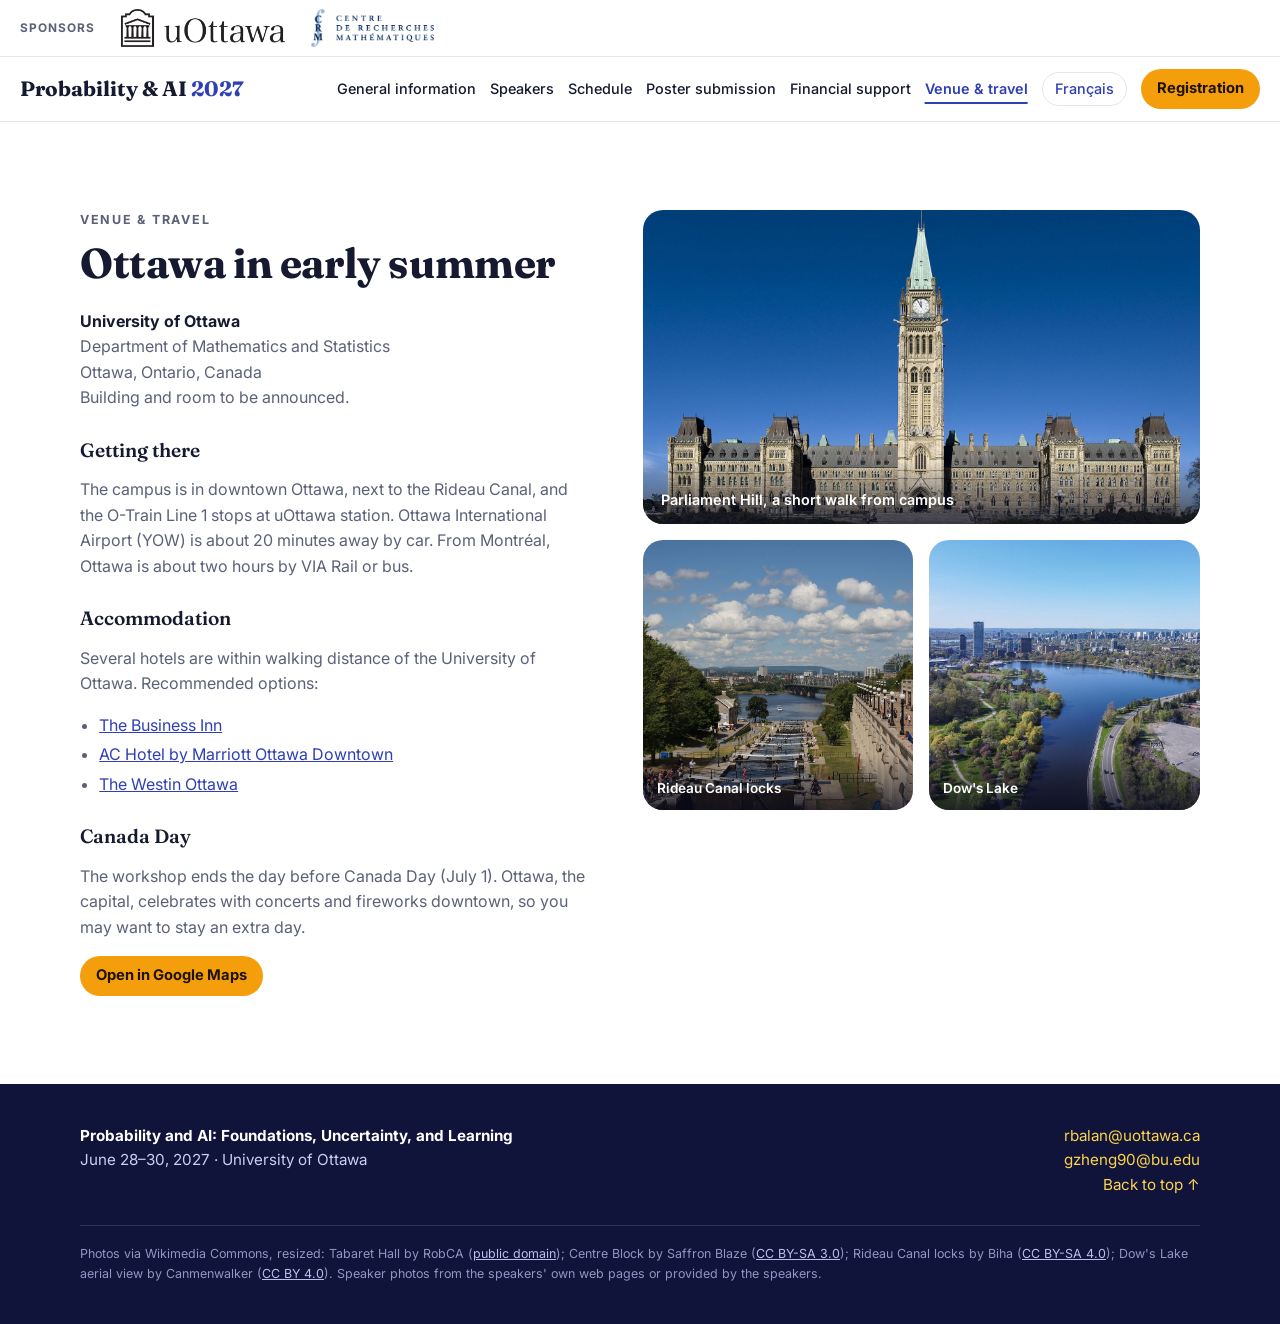
<file: practical-information.html>
<!doctype html>
<html lang="en">
<head>
  <meta name="robots" content="noindex, nofollow">
  <meta charset="utf-8">
  <meta name="viewport" content="width=device-width, initial-scale=1">

  <!-- Search engines show the title and description; link previews (email, WeChat, X, Slack) use the og: tags -->
  <title>Venue &amp; travel · Probability and AI 2027</title>
  <meta name="description" content="Probability and AI: Foundations, Uncertainty, and Learning. A free three-day workshop at the University of Ottawa, June 28–30, 2027, with keynote mini-courses by Ivan Nourdin and Le Chen, six invited talks, and financial support for graduate students and postdocs.">
  <meta name="keywords" content="probability, artificial intelligence, machine learning, uncertainty quantification, stochastic analysis, workshop, conference, Ottawa, 2027">
  <meta property="og:type" content="website">
  <meta property="og:title" content="Probability and AI 2027 · June 28–30 · University of Ottawa">
  <meta property="og:description" content="Free registration · keynote mini-courses by Ivan Nourdin and Le Chen · six invited talks · support for graduate students and postdocs.">
  <!-- After publishing, add: <meta property="og:image" content="https://YOUR-SITE/images/ottawa/tabaret-hall.jpg"> -->


  <link rel="icon" href="data:image/svg+xml,%3Csvg xmlns='http://www.w3.org/2000/svg' viewBox='0 0 32 32'%3E%3Crect width='32' height='32' rx='8' fill='%232f3fb5'/%3E%3Ccircle cx='16' cy='16' r='6' fill='%23f59e0b'/%3E%3C/svg%3E">
  <link rel="preconnect" href="https://fonts.googleapis.com">
  <link rel="preconnect" href="https://fonts.gstatic.com" crossorigin>
  <link href="https://fonts.googleapis.com/css2?family=Fraunces:opsz,wght@9..144,600;9..144,700&family=Inter:wght@400;500;600;700&display=swap" rel="stylesheet">
  <link rel="stylesheet" href="style.css">
</head>
<body id="top">

<!-- ============ SPONSORS ============ -->
<div class="sponsor-bar">
  <div class="container sponsor-inner">
    <span class="sponsor-label">Sponsors</span>
    <a href="https://www.uottawa.ca/faculty-science/mathematics-statistics" target="_blank" rel="noopener"><img src="images/logos/uottawa.png" alt="University of Ottawa" width="190" height="44"></a>
    <a href="https://www.crmath.ca/en/" target="_blank" rel="noopener"><img src="images/logos/crm.png" alt="Centre de recherches mathématiques (CRM)" width="143" height="44"></a>
  </div>
</div>

<!-- ============ HEADER / MENU ============ -->
<header class="site-header">
  <div class="container nav">
    <a href="./" class="brand">Probability&nbsp;&amp;&nbsp;AI <span>2027</span></a>
    <a class="lang lang-mobile" href="fr/informations-pratiques.html" lang="fr" title="Version française">Français</a>
    <button class="nav-toggle" aria-label="Open menu" aria-expanded="false" aria-controls="nav">
      <svg class="i" viewBox="0 0 24 24"><path d="M4 6h16M4 12h16M4 18h16"/></svg>
    </button>
    <nav id="nav">
      <a href="information.html">General information</a>
      <a href="speakers.html">Speakers</a>
      <a href="schedule.html">Schedule</a>
      <a href="poster-submission.html">Poster submission</a>
      <a href="financial-support.html">Financial support</a>
      <a href="practical-information.html" aria-current="page">Venue &amp; travel</a>
      <a class="lang" href="fr/informations-pratiques.html" lang="fr" title="Version française">Français</a>
      <a class="btn btn-small" href="https://docs.google.com/forms/d/e/1FAIpQLSeGgCG70pmu8C7cT3y1N-xh1k_grleS4cE2XgWd0tavkhzTyg/viewform" target="_blank" rel="noopener">Registration</a>
    </nav>
  </div>
</header>

<main>

<!-- ============ VENUE ============ -->
<section id="venue">
  <div class="container venue">
    <div>
      <p class="eyebrow">Venue &amp; travel</p>
      <h1 class="page-title">Ottawa in early summer</h1>
      <p><strong>University of Ottawa</strong><br>Department of Mathematics and Statistics<br>Ottawa, Ontario, Canada<br>Building and room to be announced.</p>
      <h3>Getting there</h3>
      <p>The campus is in downtown Ottawa, next to the Rideau Canal, and the O-Train Line 1 stops at uOttawa station.
        Ottawa International Airport (YOW) is about 20 minutes away by car. From Montréal, Ottawa is about two hours by VIA Rail or bus.</p>
      <h3>Accommodation</h3>
      <p>Several hotels are within walking distance of the University of Ottawa. Recommended options:</p>
      <ul class="hotels">
        <li><a href="https://www.google.com/maps/search/?api=1&amp;query=The+Business+Inn+180+MacLaren+Street+Ottawa" target="_blank" rel="noopener">The Business Inn</a></li>
        <li><a href="https://www.google.com/maps/search/?api=1&amp;query=AC+Hotel+by+Marriott+Ottawa+Downtown" target="_blank" rel="noopener">AC Hotel by Marriott Ottawa Downtown</a></li>
        <li><a href="https://www.google.com/maps/search/?api=1&amp;query=The+Westin+Ottawa" target="_blank" rel="noopener">The Westin Ottawa</a></li>
      </ul>
      <h3>Canada Day</h3>
      <p>The workshop ends the day before Canada Day (July 1). Ottawa, the capital, celebrates with concerts and fireworks
        downtown, so you may want to stay an extra day.</p>
      <a class="btn btn-small" href="https://www.google.com/maps/search/?api=1&query=University+of+Ottawa" target="_blank" rel="noopener">Open in Google Maps</a>
    </div>
    <div class="photos">
      <figure>
        <img src="images/ottawa/parliament-hill.jpg" alt="Centre Block of Parliament Hill under a blue sky" loading="lazy">
        <figcaption>Parliament Hill, a short walk from campus</figcaption>
      </figure>
      <div class="photo-pair">
        <figure>
          <img src="images/ottawa/rideau-canal-locks.jpg" alt="The Rideau Canal locks beside the Château Laurier, stepping down to the Ottawa River" loading="lazy" style="object-position: 45% 50%">
          <figcaption>Rideau Canal locks</figcaption>
        </figure>
        <figure>
          <img src="images/ottawa/dows-lake-aerial.jpg" alt="Aerial view of the Rideau Canal flowing into Dow's Lake, with downtown Ottawa behind" loading="lazy" style="object-position: 20% 50%">
          <figcaption>Dow's Lake</figcaption>
        </figure>
      </div>
    </div>
  </div>
</section>

</main>

<!-- ============ FOOTER ============ -->
<footer class="site-footer">
  <div class="container footer-inner">
    <div>
      <strong>Probability and AI: Foundations, Uncertainty, and Learning</strong><br>
      June 28–30, 2027 · University of Ottawa
    </div>
    <div>
      <a href="mailto:rbalan@uottawa.ca">rbalan@uottawa.ca</a><br>
      <a href="mailto:gzheng90@bu.edu">gzheng90@bu.edu</a><br>
      <a href="#top">Back to top ↑</a>
    </div>
  </div>
  <p class="container credits">
    Photos via Wikimedia Commons, resized:
    Tabaret Hall by RobCA (<a href="https://commons.wikimedia.org/wiki/File:UOttawa-Tabaret_Hall-2008-05-05.jpg" target="_blank" rel="noopener">public domain</a>);
    Centre Block by Saffron Blaze (<a href="https://commons.wikimedia.org/wiki/File:Centre_Block_-_Parliament_Hill.jpg" target="_blank" rel="noopener">CC BY-SA 3.0</a>);
    Rideau Canal locks by Biha (<a href="https://commons.wikimedia.org/wiki/File:Rideau_Canal_August_2015-2.JPG" target="_blank" rel="noopener">CC BY-SA 4.0</a>);
    Dow's Lake aerial view by Canmenwalker (<a href="https://commons.wikimedia.org/wiki/File:Dow%27s_Lake_aerial_view_2025.jpg" target="_blank" rel="noopener">CC BY 4.0</a>).
    Speaker photos from the speakers' own web pages or provided by the speakers.
  </p>
</footer>

<!-- Floating register button on phones -->
<a class="mobile-cta btn" href="https://docs.google.com/forms/d/e/1FAIpQLSeGgCG70pmu8C7cT3y1N-xh1k_grleS4cE2XgWd0tavkhzTyg/viewform" target="_blank" rel="noopener">Register free</a>

<script src="script.js"></script>
</body>
</html>
</file>
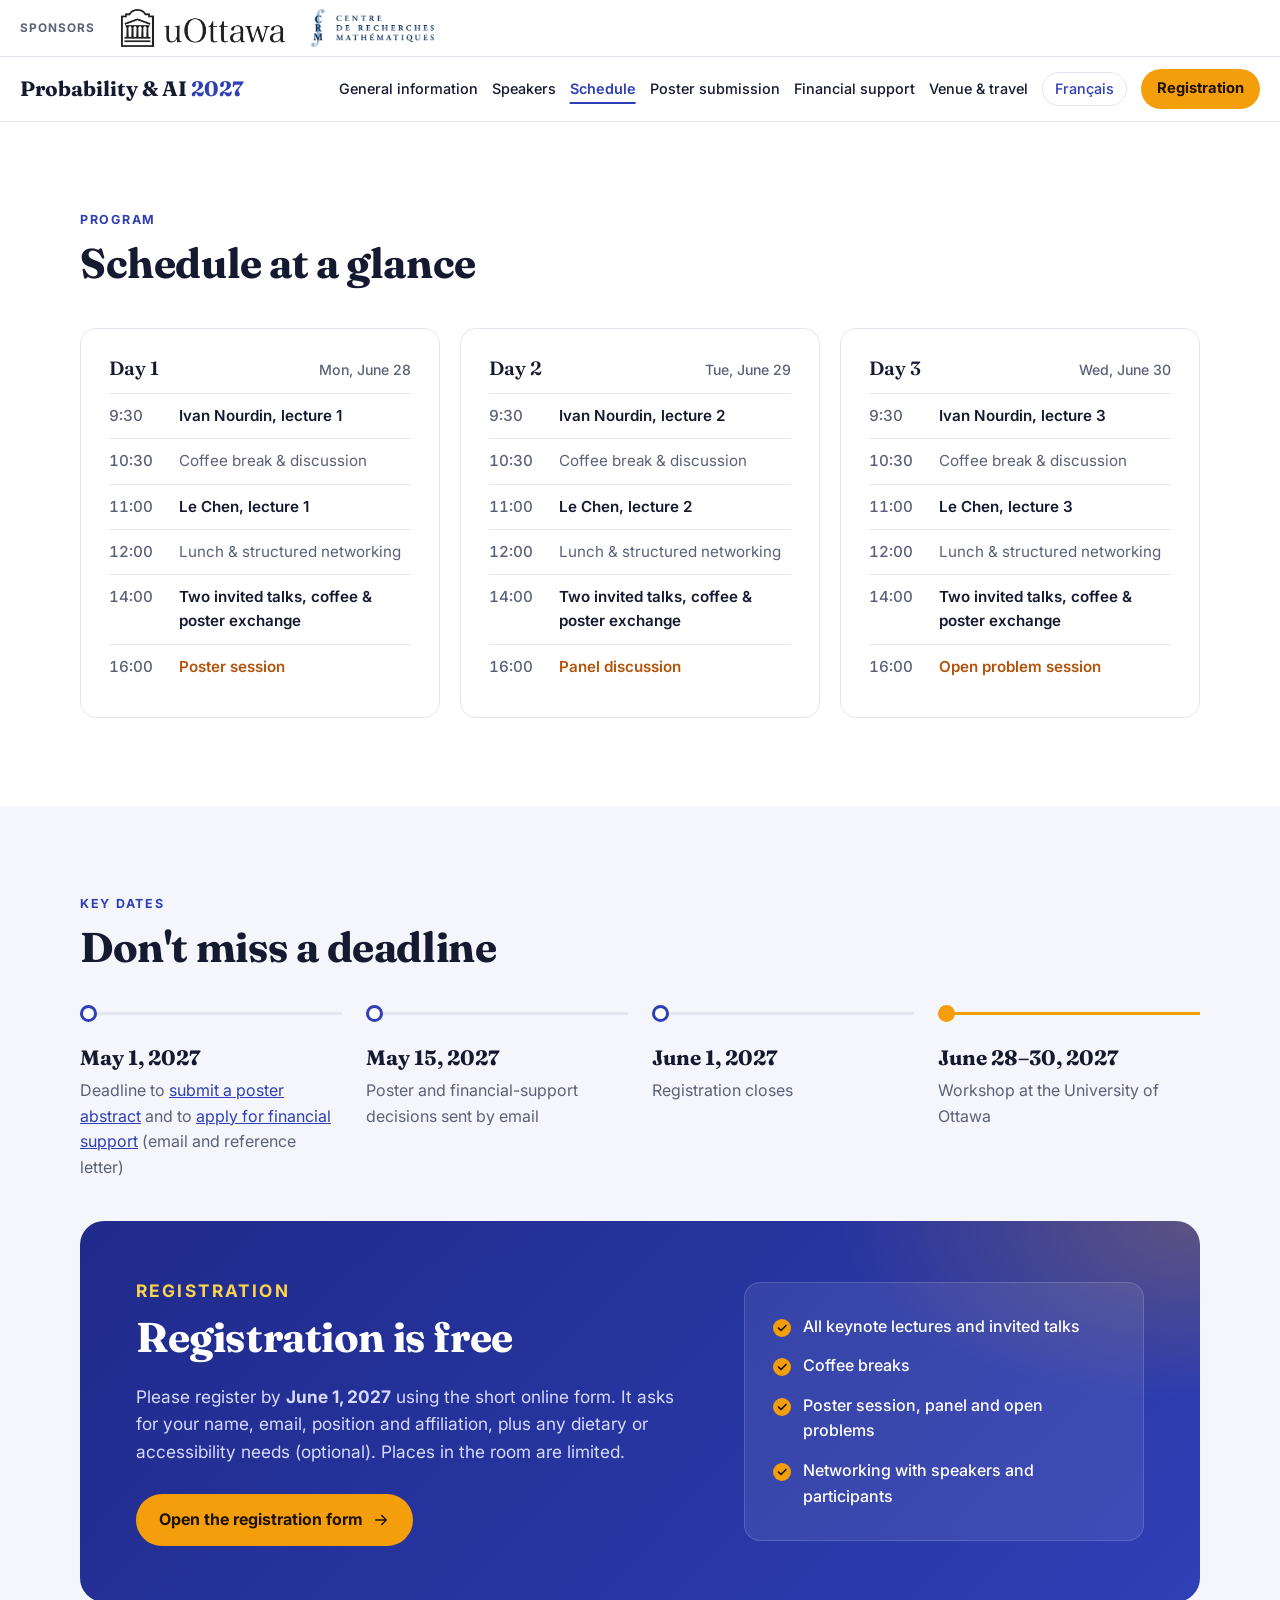
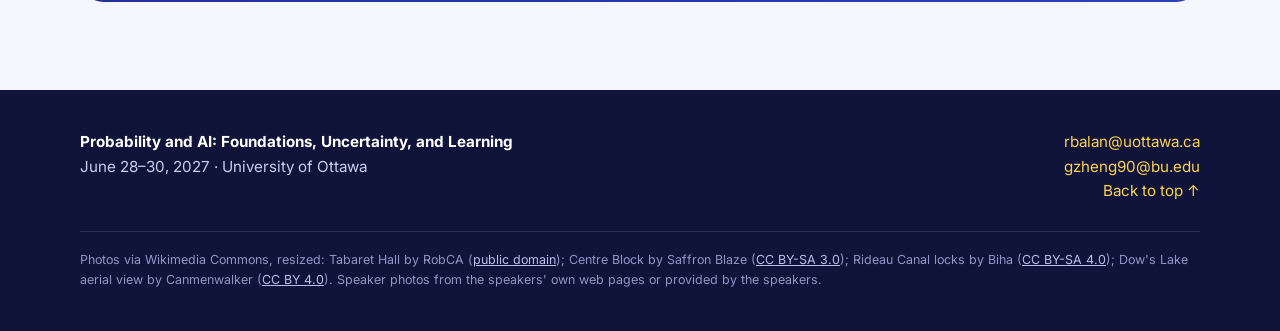
<file: schedule.html>
<!doctype html>
<html lang="en">
<head>
  <meta name="robots" content="noindex, nofollow">
  <meta charset="utf-8">
  <meta name="viewport" content="width=device-width, initial-scale=1">

  <!-- Search engines show the title and description; link previews (email, WeChat, X, Slack) use the og: tags -->
  <title>Schedule · Probability and AI 2027</title>
  <meta name="description" content="Probability and AI: Foundations, Uncertainty, and Learning. A free three-day workshop at the University of Ottawa, June 28–30, 2027, with keynote mini-courses by Ivan Nourdin and Le Chen, six invited talks, and financial support for graduate students and postdocs.">
  <meta name="keywords" content="probability, artificial intelligence, machine learning, uncertainty quantification, stochastic analysis, workshop, conference, Ottawa, 2027">
  <meta property="og:type" content="website">
  <meta property="og:title" content="Probability and AI 2027 · June 28–30 · University of Ottawa">
  <meta property="og:description" content="Free registration · keynote mini-courses by Ivan Nourdin and Le Chen · six invited talks · support for graduate students and postdocs.">
  <!-- After publishing, add: <meta property="og:image" content="https://YOUR-SITE/images/ottawa/tabaret-hall.jpg"> -->


  <link rel="icon" href="data:image/svg+xml,%3Csvg xmlns='http://www.w3.org/2000/svg' viewBox='0 0 32 32'%3E%3Crect width='32' height='32' rx='8' fill='%232f3fb5'/%3E%3Ccircle cx='16' cy='16' r='6' fill='%23f59e0b'/%3E%3C/svg%3E">
  <link rel="preconnect" href="https://fonts.googleapis.com">
  <link rel="preconnect" href="https://fonts.gstatic.com" crossorigin>
  <link href="https://fonts.googleapis.com/css2?family=Fraunces:opsz,wght@9..144,600;9..144,700&family=Inter:wght@400;500;600;700&display=swap" rel="stylesheet">
  <link rel="stylesheet" href="style.css">
</head>
<body id="top">

<!-- ============ SPONSORS ============ -->
<div class="sponsor-bar">
  <div class="container sponsor-inner">
    <span class="sponsor-label">Sponsors</span>
    <a href="https://www.uottawa.ca/faculty-science/mathematics-statistics" target="_blank" rel="noopener"><img src="images/logos/uottawa.png" alt="University of Ottawa" width="190" height="44"></a>
    <a href="https://www.crmath.ca/en/" target="_blank" rel="noopener"><img src="images/logos/crm.png" alt="Centre de recherches mathématiques (CRM)" width="143" height="44"></a>
  </div>
</div>

<!-- ============ HEADER / MENU ============ -->
<header class="site-header">
  <div class="container nav">
    <a href="./" class="brand">Probability&nbsp;&amp;&nbsp;AI <span>2027</span></a>
    <a class="lang lang-mobile" href="fr/horaire.html" lang="fr" title="Version française">Français</a>
    <button class="nav-toggle" aria-label="Open menu" aria-expanded="false" aria-controls="nav">
      <svg class="i" viewBox="0 0 24 24"><path d="M4 6h16M4 12h16M4 18h16"/></svg>
    </button>
    <nav id="nav">
      <a href="information.html">General information</a>
      <a href="speakers.html">Speakers</a>
      <a href="schedule.html" aria-current="page">Schedule</a>
      <a href="poster-submission.html">Poster submission</a>
      <a href="financial-support.html">Financial support</a>
      <a href="practical-information.html">Venue &amp; travel</a>
      <a class="lang" href="fr/horaire.html" lang="fr" title="Version française">Français</a>
      <a class="btn btn-small" href="https://docs.google.com/forms/d/e/1FAIpQLSeGgCG70pmu8C7cT3y1N-xh1k_grleS4cE2XgWd0tavkhzTyg/viewform" target="_blank" rel="noopener">Registration</a>
    </nav>
  </div>
</header>

<main>

<!-- ============ PROGRAM ============ -->
<section id="program">
  <div class="container">
    <div class="section-head">
      <p class="eyebrow">Program</p>
      <h1 class="page-title">Schedule at a glance</h1>
    </div>
    <div class="grid program">
      <article class="card day">
        <h3>Day 1 <small>Mon, June 28</small></h3>
        <ul class="slots">
          <li><time>9:30</time><span class="talk-slot">Ivan Nourdin, lecture 1</span></li>
          <li><time>10:30</time><span class="break">Coffee break &amp; discussion</span></li>
          <li><time>11:00</time><span class="talk-slot">Le Chen, lecture 1</span></li>
          <li><time>12:00</time><span class="break">Lunch &amp; structured networking</span></li>
          <li><time>14:00</time><span class="talk-slot">Two invited talks, coffee &amp; poster exchange</span></li>
          <li><time>16:00</time><span class="social">Poster session</span></li>
        </ul>
      </article>
      <article class="card day">
        <h3>Day 2 <small>Tue, June 29</small></h3>
        <ul class="slots">
          <li><time>9:30</time><span class="talk-slot">Ivan Nourdin, lecture 2</span></li>
          <li><time>10:30</time><span class="break">Coffee break &amp; discussion</span></li>
          <li><time>11:00</time><span class="talk-slot">Le Chen, lecture 2</span></li>
          <li><time>12:00</time><span class="break">Lunch &amp; structured networking</span></li>
          <li><time>14:00</time><span class="talk-slot">Two invited talks, coffee &amp; poster exchange</span></li>
          <li><time>16:00</time><span class="social">Panel discussion</span></li>
        </ul>
      </article>
      <article class="card day">
        <h3>Day 3 <small>Wed, June 30</small></h3>
        <ul class="slots">
          <li><time>9:30</time><span class="talk-slot">Ivan Nourdin, lecture 3</span></li>
          <li><time>10:30</time><span class="break">Coffee break &amp; discussion</span></li>
          <li><time>11:00</time><span class="talk-slot">Le Chen, lecture 3</span></li>
          <li><time>12:00</time><span class="break">Lunch &amp; structured networking</span></li>
          <li><time>14:00</time><span class="talk-slot">Two invited talks, coffee &amp; poster exchange</span></li>
          <li><time>16:00</time><span class="social">Open problem session</span></li>
        </ul>
      </article>
    </div>
  </div>
</section>

<!-- ============ REGISTRATION + FINANCIAL SUPPORT ============ -->
<section class="section-soft" id="registration">
  <div class="container">
    <div class="section-head">
      <p class="eyebrow">Key dates</p>
      <h2>Don't miss a deadline</h2>
    </div>
    <ol class="timeline">
      <li><time>May 1, 2027</time>Deadline to <a href="poster-submission.html">submit a poster abstract</a> and to <a href="financial-support.html">apply for financial support</a> (email and reference letter)</li>
      <li><time>May 15, 2027</time>Poster and financial-support decisions sent by email</li>
      <li><time>June 1, 2027</time>Registration closes</li>
      <li class="highlight"><time>June 28–30, 2027</time>Workshop at the University of Ottawa</li>
    </ol>

    <div class="register-band">
      <div>
        <p class="eyebrow light">Registration</p>
        <h2>Registration is free</h2>
        <p>Please register by <strong>June 1, 2027</strong> using the short online form. It asks for your name, email,
          position and affiliation, plus any dietary or accessibility needs (optional). Places in the room are limited.</p>
        <a class="btn" href="https://docs.google.com/forms/d/e/1FAIpQLSeGgCG70pmu8C7cT3y1N-xh1k_grleS4cE2XgWd0tavkhzTyg/viewform" target="_blank" rel="noopener">
          Open the registration form
          <svg class="i" viewBox="0 0 24 24"><path d="M5 12h14M13 6l6 6-6 6"/></svg>
        </a>
      </div>
      <ul class="checks">
        <li>All keynote lectures and invited talks</li>
        <li>Coffee breaks</li>
        <li>Poster session, panel and open problems</li>
        <li>Networking with speakers and participants</li>
      </ul>
    </div>
  </div>
</section>

</main>

<!-- ============ FOOTER ============ -->
<footer class="site-footer">
  <div class="container footer-inner">
    <div>
      <strong>Probability and AI: Foundations, Uncertainty, and Learning</strong><br>
      June 28–30, 2027 · University of Ottawa
    </div>
    <div>
      <a href="mailto:rbalan@uottawa.ca">rbalan@uottawa.ca</a><br>
      <a href="mailto:gzheng90@bu.edu">gzheng90@bu.edu</a><br>
      <a href="#top">Back to top ↑</a>
    </div>
  </div>
  <p class="container credits">
    Photos via Wikimedia Commons, resized:
    Tabaret Hall by RobCA (<a href="https://commons.wikimedia.org/wiki/File:UOttawa-Tabaret_Hall-2008-05-05.jpg" target="_blank" rel="noopener">public domain</a>);
    Centre Block by Saffron Blaze (<a href="https://commons.wikimedia.org/wiki/File:Centre_Block_-_Parliament_Hill.jpg" target="_blank" rel="noopener">CC BY-SA 3.0</a>);
    Rideau Canal locks by Biha (<a href="https://commons.wikimedia.org/wiki/File:Rideau_Canal_August_2015-2.JPG" target="_blank" rel="noopener">CC BY-SA 4.0</a>);
    Dow's Lake aerial view by Canmenwalker (<a href="https://commons.wikimedia.org/wiki/File:Dow%27s_Lake_aerial_view_2025.jpg" target="_blank" rel="noopener">CC BY 4.0</a>).
    Speaker photos from the speakers' own web pages or provided by the speakers.
  </p>
</footer>

<!-- Floating register button on phones -->
<a class="mobile-cta btn" href="https://docs.google.com/forms/d/e/1FAIpQLSeGgCG70pmu8C7cT3y1N-xh1k_grleS4cE2XgWd0tavkhzTyg/viewform" target="_blank" rel="noopener">Register free</a>

<script src="script.js"></script>
</body>
</html>
</file>
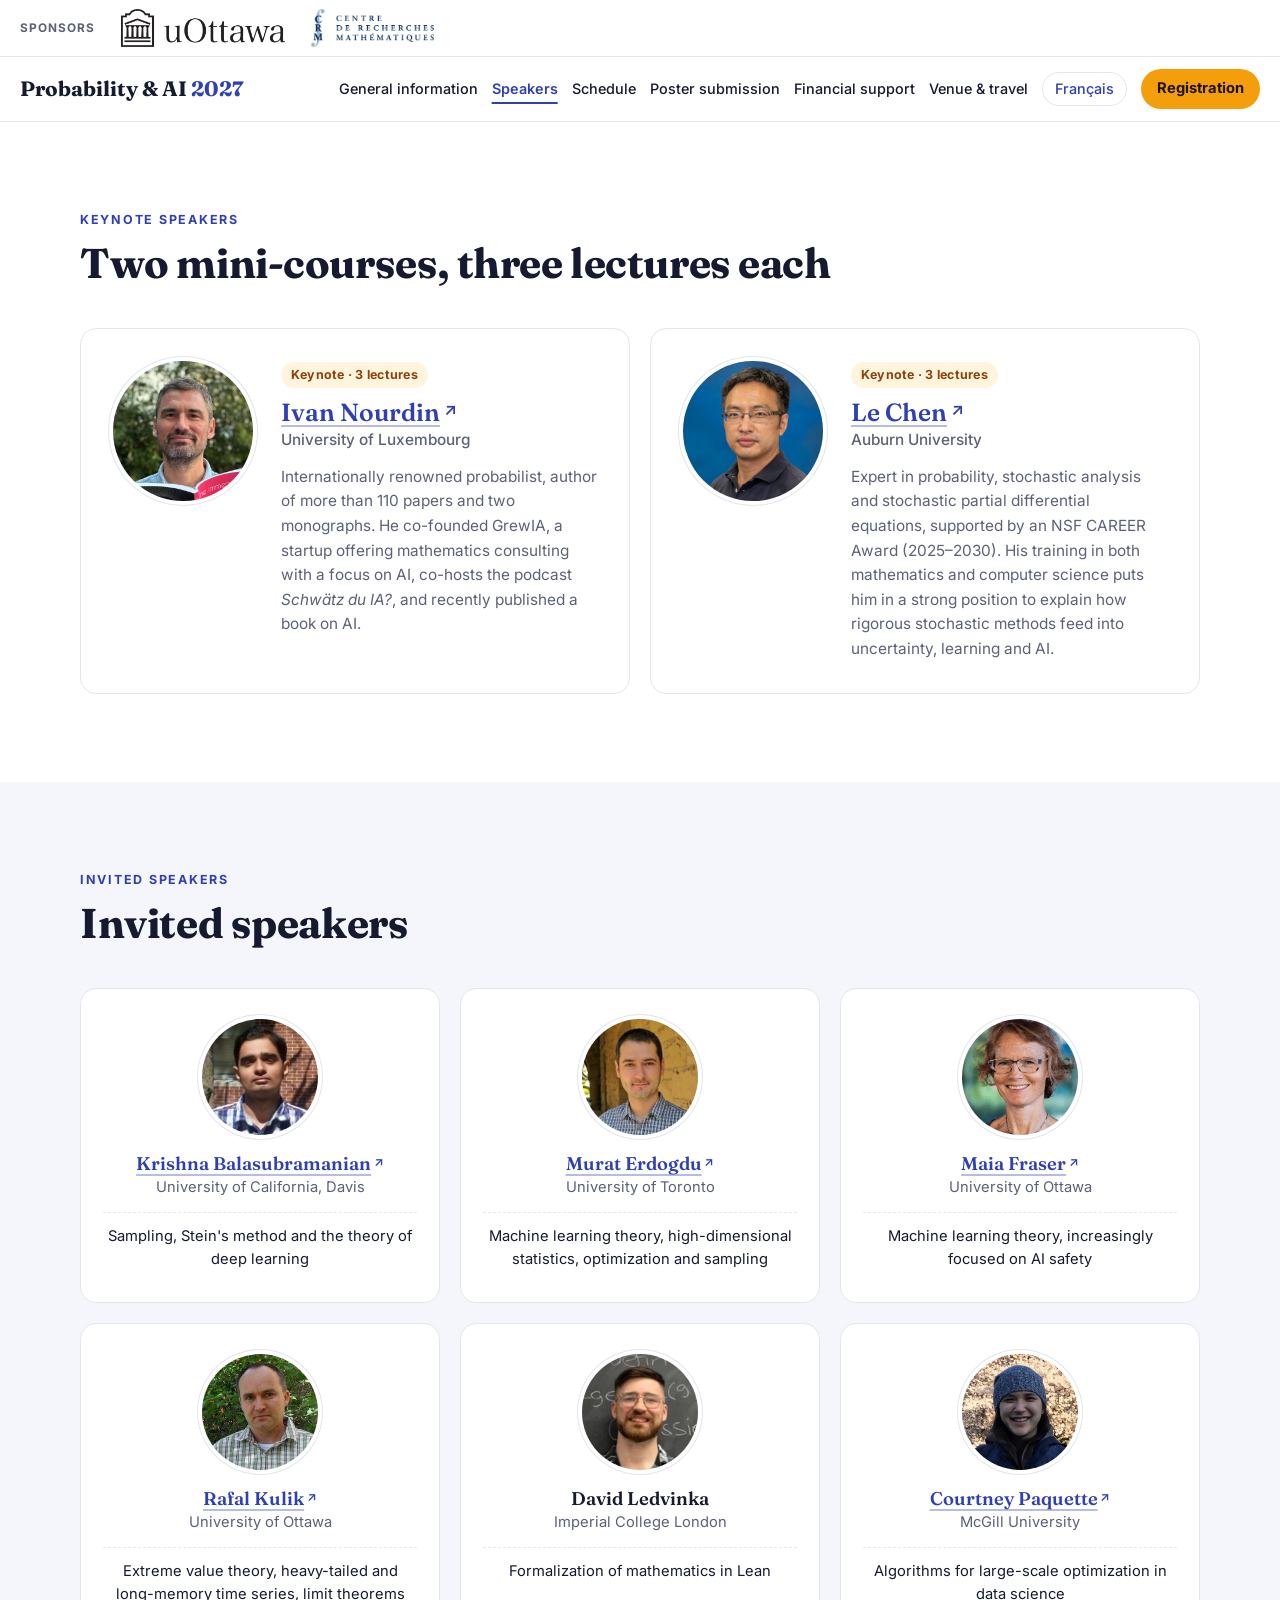
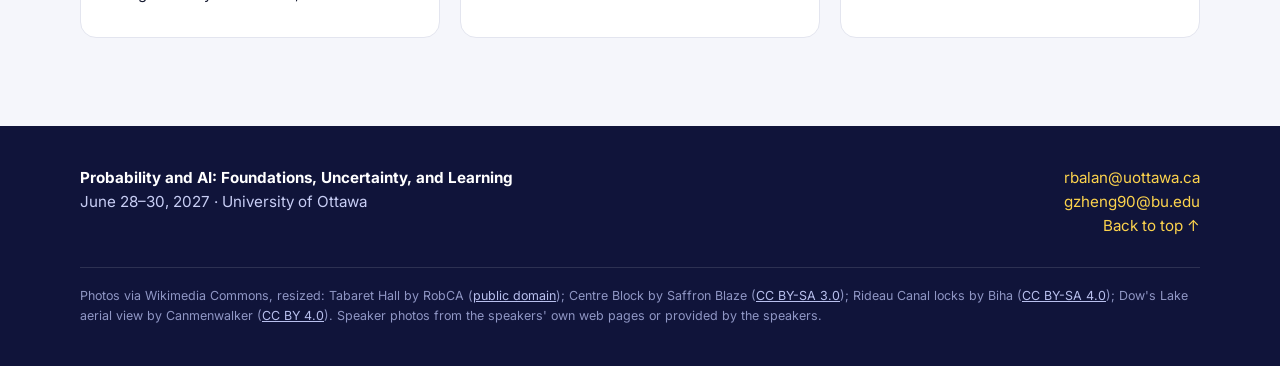
<file: speakers.html>
<!doctype html>
<html lang="en">
<head>
  <meta name="robots" content="noindex, nofollow">
  <meta charset="utf-8">
  <meta name="viewport" content="width=device-width, initial-scale=1">

  <!-- Search engines show the title and description; link previews (email, WeChat, X, Slack) use the og: tags -->
  <title>Speakers · Probability and AI 2027</title>
  <meta name="description" content="Probability and AI: Foundations, Uncertainty, and Learning. A free three-day workshop at the University of Ottawa, June 28–30, 2027, with keynote mini-courses by Ivan Nourdin and Le Chen, six invited talks, and financial support for graduate students and postdocs.">
  <meta name="keywords" content="probability, artificial intelligence, machine learning, uncertainty quantification, stochastic analysis, workshop, conference, Ottawa, 2027">
  <meta property="og:type" content="website">
  <meta property="og:title" content="Probability and AI 2027 · June 28–30 · University of Ottawa">
  <meta property="og:description" content="Free registration · keynote mini-courses by Ivan Nourdin and Le Chen · six invited talks · support for graduate students and postdocs.">
  <!-- After publishing, add: <meta property="og:image" content="https://YOUR-SITE/images/ottawa/tabaret-hall.jpg"> -->


  <link rel="icon" href="data:image/svg+xml,%3Csvg xmlns='http://www.w3.org/2000/svg' viewBox='0 0 32 32'%3E%3Crect width='32' height='32' rx='8' fill='%232f3fb5'/%3E%3Ccircle cx='16' cy='16' r='6' fill='%23f59e0b'/%3E%3C/svg%3E">
  <link rel="preconnect" href="https://fonts.googleapis.com">
  <link rel="preconnect" href="https://fonts.gstatic.com" crossorigin>
  <link href="https://fonts.googleapis.com/css2?family=Fraunces:opsz,wght@9..144,600;9..144,700&family=Inter:wght@400;500;600;700&display=swap" rel="stylesheet">
  <link rel="stylesheet" href="style.css">
</head>
<body id="top">

<!-- ============ SPONSORS ============ -->
<div class="sponsor-bar">
  <div class="container sponsor-inner">
    <span class="sponsor-label">Sponsors</span>
    <a href="https://www.uottawa.ca/faculty-science/mathematics-statistics" target="_blank" rel="noopener"><img src="images/logos/uottawa.png" alt="University of Ottawa" width="190" height="44"></a>
    <a href="https://www.crmath.ca/en/" target="_blank" rel="noopener"><img src="images/logos/crm.png" alt="Centre de recherches mathématiques (CRM)" width="143" height="44"></a>
  </div>
</div>

<!-- ============ HEADER / MENU ============ -->
<header class="site-header">
  <div class="container nav">
    <a href="./" class="brand">Probability&nbsp;&amp;&nbsp;AI <span>2027</span></a>
    <a class="lang lang-mobile" href="fr/conferenciers.html" lang="fr" title="Version française">Français</a>
    <button class="nav-toggle" aria-label="Open menu" aria-expanded="false" aria-controls="nav">
      <svg class="i" viewBox="0 0 24 24"><path d="M4 6h16M4 12h16M4 18h16"/></svg>
    </button>
    <nav id="nav">
      <a href="information.html">General information</a>
      <a href="speakers.html" aria-current="page">Speakers</a>
      <a href="schedule.html">Schedule</a>
      <a href="poster-submission.html">Poster submission</a>
      <a href="financial-support.html">Financial support</a>
      <a href="practical-information.html">Venue &amp; travel</a>
      <a class="lang" href="fr/conferenciers.html" lang="fr" title="Version française">Français</a>
      <a class="btn btn-small" href="https://docs.google.com/forms/d/e/1FAIpQLSeGgCG70pmu8C7cT3y1N-xh1k_grleS4cE2XgWd0tavkhzTyg/viewform" target="_blank" rel="noopener">Registration</a>
    </nav>
  </div>
</header>

<main>

<!-- ============ KEYNOTE SPEAKERS ============ -->
<section id="keynotes">
  <div class="container">
    <div class="section-head">
      <p class="eyebrow">Keynote speakers</p>
      <h1 class="page-title">Two mini-courses, three lectures each</h1>
    </div>
    <div class="grid keynotes">
      <article class="card keynote">
        <img class="avatar" src="images/speakers/ivan-nourdin.jpg" alt="Ivan Nourdin" width="140" height="140">
        <div>
          <span class="tag">Keynote · 3 lectures</span>
          <h3><a href="https://sites.google.com/site/ivannourdin/" target="_blank" rel="noopener">Ivan Nourdin</a></h3>
          <p class="aff">University of Luxembourg</p>
          <p>Internationally renowned probabilist, author of more than 110 papers and two monographs. He co-founded
            GrewIA, a startup offering mathematics consulting with a focus on AI, co-hosts the podcast
            <em>Schwätz du IA?</em>, and recently published a book on AI.</p>
        </div>
      </article>
      <article class="card keynote">
        <img class="avatar" src="images/speakers/le-chen.jpg" alt="Le Chen" width="140" height="140">
        <div>
          <span class="tag">Keynote · 3 lectures</span>
          <h3><a href="https://webhome.auburn.edu/~lzc0090/" target="_blank" rel="noopener">Le Chen</a></h3>
          <p class="aff">Auburn University</p>
          <p>Expert in probability, stochastic analysis and stochastic partial differential equations, supported by an
            NSF CAREER Award (2025–2030). His training in both mathematics and computer science puts him in a strong position
            to explain how rigorous stochastic methods feed into uncertainty, learning and AI.</p>
        </div>
      </article>
    </div>
  </div>
</section>

<!-- ============ INVITED SPEAKERS ============ -->
<!-- Talk titles: add <p class="talk">Title</p> after the field line. Photos live in images/speakers/. Without a photo, use <div class="avatar initials"><span>AB</span></div> -->
<section class="section-soft" id="invited">
  <div class="container">
    <div class="section-head">
      <p class="eyebrow">Invited speakers</p>
      <h2>Invited speakers</h2>
    </div>
    <div class="grid speakers">
      <article class="card speaker">
        <img class="avatar" src="images/speakers/krishnakumar-balasubramanian.jpg" alt="Krishna Balasubramanian" width="116" height="116">
        <h3><a href="https://sites.google.com/view/kriznakumar/home" target="_blank" rel="noopener">Krishna Balasubramanian</a></h3>
        <p class="aff">University of California, Davis</p>
        <p class="field">Sampling, Stein&#39;s method and the theory of deep learning</p>
      </article>
      <article class="card speaker">
        <img class="avatar" src="images/speakers/murat-erdogdu.jpg" alt="Murat Erdogdu" width="116" height="116">
        <h3><a href="https://www.cs.toronto.edu/~erdogdu/" target="_blank" rel="noopener">Murat Erdogdu</a></h3>
        <p class="aff">University of Toronto</p>
        <p class="field">Machine learning theory, high-dimensional statistics, optimization and sampling</p>
      </article>
      <article class="card speaker">
        <img class="avatar" src="images/speakers/maia-fraser.jpg" alt="Maia Fraser" width="116" height="116">
        <h3><a href="https://frasermaia.github.io/" target="_blank" rel="noopener">Maia Fraser</a></h3>
        <p class="aff">University of Ottawa</p>
        <p class="field">Machine learning theory, increasingly focused on AI safety</p>
      </article>
      <article class="card speaker">
        <img class="avatar" src="images/speakers/rafal-kulik.jpg" alt="Rafal Kulik" width="116" height="116">
        <h3><a href="https://www.uottawa.ca/faculty-science/professors/rafal-kulik" target="_blank" rel="noopener">Rafal Kulik</a></h3>
        <p class="aff">University of Ottawa</p>
        <p class="field">Extreme value theory, heavy-tailed and long-memory time series, limit theorems</p>
      </article>
      <article class="card speaker">
        <img class="avatar" src="images/speakers/david-ledvinka.jpg" alt="David Ledvinka" width="116" height="116">
        <h3>David Ledvinka</h3>
        <p class="aff">Imperial College London</p>
        <p class="field">Formalization of mathematics in Lean</p>
      </article>
      <article class="card speaker">
        <img class="avatar" src="images/speakers/courtney-paquette.jpg" alt="Courtney Paquette" width="116" height="116">
        <h3><a href="https://mila.quebec/en/person/courtney-paquette/" target="_blank" rel="noopener">Courtney Paquette</a></h3>
        <p class="aff">McGill University</p>
        <p class="field">Algorithms for large-scale optimization in data science</p>
      </article>
    </div>
  </div>
</section>

</main>

<!-- ============ FOOTER ============ -->
<footer class="site-footer">
  <div class="container footer-inner">
    <div>
      <strong>Probability and AI: Foundations, Uncertainty, and Learning</strong><br>
      June 28–30, 2027 · University of Ottawa
    </div>
    <div>
      <a href="mailto:rbalan@uottawa.ca">rbalan@uottawa.ca</a><br>
      <a href="mailto:gzheng90@bu.edu">gzheng90@bu.edu</a><br>
      <a href="#top">Back to top ↑</a>
    </div>
  </div>
  <p class="container credits">
    Photos via Wikimedia Commons, resized:
    Tabaret Hall by RobCA (<a href="https://commons.wikimedia.org/wiki/File:UOttawa-Tabaret_Hall-2008-05-05.jpg" target="_blank" rel="noopener">public domain</a>);
    Centre Block by Saffron Blaze (<a href="https://commons.wikimedia.org/wiki/File:Centre_Block_-_Parliament_Hill.jpg" target="_blank" rel="noopener">CC BY-SA 3.0</a>);
    Rideau Canal locks by Biha (<a href="https://commons.wikimedia.org/wiki/File:Rideau_Canal_August_2015-2.JPG" target="_blank" rel="noopener">CC BY-SA 4.0</a>);
    Dow's Lake aerial view by Canmenwalker (<a href="https://commons.wikimedia.org/wiki/File:Dow%27s_Lake_aerial_view_2025.jpg" target="_blank" rel="noopener">CC BY 4.0</a>).
    Speaker photos from the speakers' own web pages or provided by the speakers.
  </p>
</footer>

<!-- Floating register button on phones -->
<a class="mobile-cta btn" href="https://docs.google.com/forms/d/e/1FAIpQLSeGgCG70pmu8C7cT3y1N-xh1k_grleS4cE2XgWd0tavkhzTyg/viewform" target="_blank" rel="noopener">Register free</a>

<script src="script.js"></script>
</body>
</html>
</file>
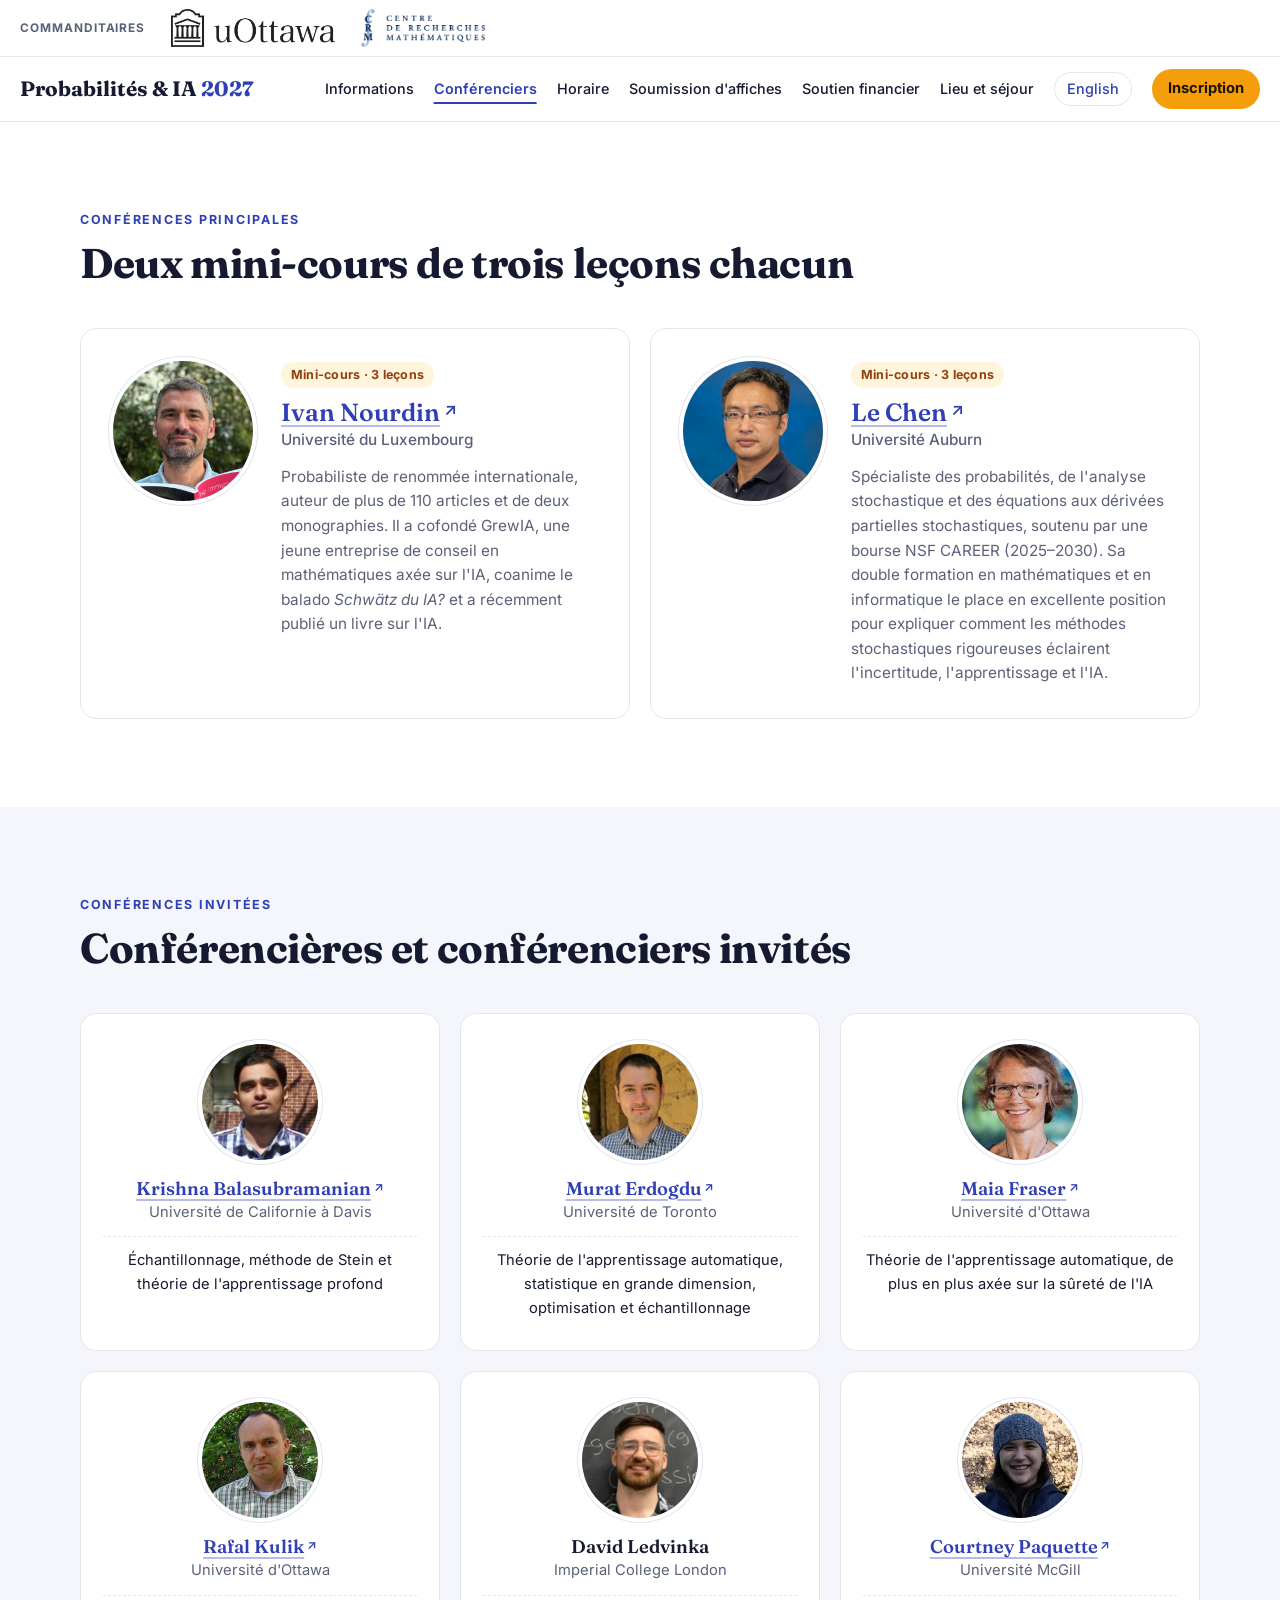
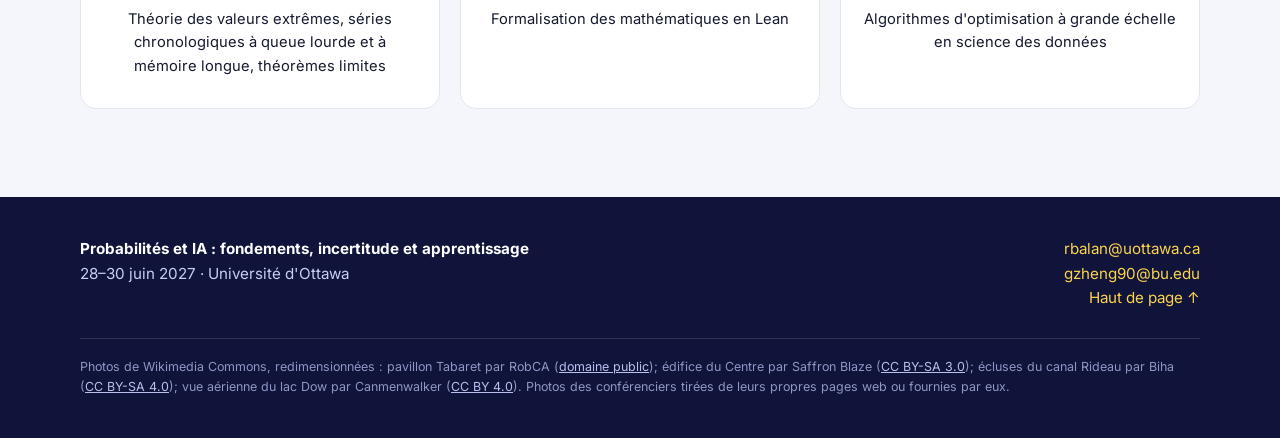
<file: fr/conferenciers.html>
<!doctype html>
<html lang="fr">
<head>
  <meta name="robots" content="noindex, nofollow">
  <meta charset="utf-8">
  <meta name="viewport" content="width=device-width, initial-scale=1">
  <!-- Version française. Keep in sync with the English pages in ../ when content changes. -->
  <title>Conférenciers · Probabilités et IA 2027</title>
  <meta name="description" content="Probabilités et IA : fondements, incertitude et apprentissage. Atelier gratuit de trois jours à l'Université d'Ottawa, du 28 au 30 juin 2027 : mini-cours d'Ivan Nourdin et de Le Chen, six conférences invitées et soutien financier pour les étudiants des cycles supérieurs et les stagiaires postdoctoraux.">
  <meta property="og:type" content="website">
  <meta property="og:locale" content="fr_CA">
  <meta property="og:title" content="Probabilités et IA 2027 · 28–30 juin · Université d'Ottawa">
  <meta property="og:description" content="Inscription gratuite · mini-cours d'Ivan Nourdin et de Le Chen · six conférences invitées · soutien pour les étudiants et stagiaires postdoctoraux.">

  <link rel="icon" href="data:image/svg+xml,%3Csvg xmlns='http://www.w3.org/2000/svg' viewBox='0 0 32 32'%3E%3Crect width='32' height='32' rx='8' fill='%232f3fb5'/%3E%3Ccircle cx='16' cy='16' r='6' fill='%23f59e0b'/%3E%3C/svg%3E">
  <link rel="preconnect" href="https://fonts.googleapis.com">
  <link rel="preconnect" href="https://fonts.gstatic.com" crossorigin>
  <link href="https://fonts.googleapis.com/css2?family=Fraunces:opsz,wght@9..144,600;9..144,700&family=Inter:wght@400;500;600;700&display=swap" rel="stylesheet">
  <link rel="stylesheet" href="../style.css">
  <style>.slots li { grid-template-columns: 68px 1fr; } .nav nav { gap: 20px; }</style>
</head>
<body id="top">

<!-- ============ COMMANDITAIRES ============ -->
<div class="sponsor-bar">
  <div class="container sponsor-inner">
    <span class="sponsor-label">Commanditaires</span>
    <a href="https://www.uottawa.ca/faculte-sciences/mathematiques-statistique" target="_blank" rel="noopener"><img src="../images/logos/uottawa.png" alt="Université d'Ottawa" width="190" height="44"></a>
    <a href="https://www.crmath.ca/" target="_blank" rel="noopener"><img src="../images/logos/crm.png" alt="Centre de recherches mathématiques (CRM)" width="143" height="44"></a>
  </div>
</div>

<!-- ============ EN-TÊTE / MENU ============ -->
<header class="site-header">
  <div class="container nav">
    <a href="./" class="brand">Probabilités&nbsp;&amp;&nbsp;IA <span>2027</span></a>
    <a class="lang lang-mobile" href="../speakers.html" lang="en" title="English version">English</a>
    <button class="nav-toggle" aria-label="Ouvrir le menu" aria-expanded="false" aria-controls="nav">
      <svg class="i" viewBox="0 0 24 24"><path d="M4 6h16M4 12h16M4 18h16"/></svg>
    </button>
    <nav id="nav">
      <a href="informations.html">Informations</a>
      <a href="conferenciers.html" aria-current="page">Conférenciers</a>
      <a href="horaire.html">Horaire</a>
      <a href="soumission-affiches.html">Soumission d'affiches</a>
      <a href="soutien-financier.html">Soutien financier</a>
      <a href="informations-pratiques.html">Lieu et séjour</a>
      <a class="lang" href="../speakers.html" lang="en" title="English version">English</a>
      <a class="btn btn-small" href="https://docs.google.com/forms/d/e/1FAIpQLSeGgCG70pmu8C7cT3y1N-xh1k_grleS4cE2XgWd0tavkhzTyg/viewform" target="_blank" rel="noopener">Inscription</a>
    </nav>
  </div>
</header>

<main>

<!-- ============ CONFÉRENCES PRINCIPALES ============ -->
<section id="keynotes">
  <div class="container">
    <div class="section-head">
      <p class="eyebrow">Conférences principales</p>
      <h1 class="page-title">Deux mini-cours de trois leçons chacun</h1>
    </div>
    <div class="grid keynotes">
      <article class="card keynote">
        <img class="avatar" src="../images/speakers/ivan-nourdin.jpg" alt="Ivan Nourdin" width="140" height="140">
        <div>
          <span class="tag">Mini-cours · 3 leçons</span>
          <h3><a href="https://sites.google.com/site/ivannourdin/" target="_blank" rel="noopener">Ivan Nourdin</a></h3>
          <p class="aff">Université du Luxembourg</p>
          <p>Probabiliste de renommée internationale, auteur de plus de 110 articles et de deux monographies. Il a cofondé
            GrewIA, une jeune entreprise de conseil en mathématiques axée sur l'IA, coanime le balado
            <em>Schwätz du IA?</em> et a récemment publié un livre sur l'IA.</p>
        </div>
      </article>
      <article class="card keynote">
        <img class="avatar" src="../images/speakers/le-chen.jpg" alt="Le Chen" width="140" height="140">
        <div>
          <span class="tag">Mini-cours · 3 leçons</span>
          <h3><a href="https://webhome.auburn.edu/~lzc0090/" target="_blank" rel="noopener">Le Chen</a></h3>
          <p class="aff">Université Auburn</p>
          <p>Spécialiste des probabilités, de l'analyse stochastique et des équations aux dérivées partielles stochastiques,
            soutenu par une bourse NSF CAREER (2025–2030). Sa double formation en mathématiques et en informatique le place
            en excellente position pour expliquer comment les méthodes stochastiques rigoureuses éclairent l'incertitude,
            l'apprentissage et l'IA.</p>
        </div>
      </article>
    </div>
  </div>
</section>

<!-- ============ CONFÉRENCES INVITÉES ============ -->
<section class="section-soft" id="invited">
  <div class="container">
    <div class="section-head">
      <p class="eyebrow">Conférences invitées</p>
      <h2>Conférencières et conférenciers invités</h2>
    </div>
    <div class="grid speakers">
      <article class="card speaker">
        <img class="avatar" src="../images/speakers/krishnakumar-balasubramanian.jpg" alt="Krishna Balasubramanian" width="116" height="116">
        <h3><a href="https://sites.google.com/view/kriznakumar/home" target="_blank" rel="noopener">Krishna Balasubramanian</a></h3>
        <p class="aff">Université de Californie à Davis</p>
        <p class="field">Échantillonnage, méthode de Stein et théorie de l'apprentissage profond</p>
      </article>
      <article class="card speaker">
        <img class="avatar" src="../images/speakers/murat-erdogdu.jpg" alt="Murat Erdogdu" width="116" height="116">
        <h3><a href="https://www.cs.toronto.edu/~erdogdu/" target="_blank" rel="noopener">Murat Erdogdu</a></h3>
        <p class="aff">Université de Toronto</p>
        <p class="field">Théorie de l'apprentissage automatique, statistique en grande dimension, optimisation et échantillonnage</p>
      </article>
      <article class="card speaker">
        <img class="avatar" src="../images/speakers/maia-fraser.jpg" alt="Maia Fraser" width="116" height="116">
        <h3><a href="https://frasermaia.github.io/" target="_blank" rel="noopener">Maia Fraser</a></h3>
        <p class="aff">Université d'Ottawa</p>
        <p class="field">Théorie de l'apprentissage automatique, de plus en plus axée sur la sûreté de l'IA</p>
      </article>
      <article class="card speaker">
        <img class="avatar" src="../images/speakers/rafal-kulik.jpg" alt="Rafal Kulik" width="116" height="116">
        <h3><a href="https://www.uottawa.ca/faculte-sciences/professeurs/rafal-kulik" target="_blank" rel="noopener">Rafal Kulik</a></h3>
        <p class="aff">Université d'Ottawa</p>
        <p class="field">Théorie des valeurs extrêmes, séries chronologiques à queue lourde et à mémoire longue, théorèmes limites</p>
      </article>
      <article class="card speaker">
        <img class="avatar" src="../images/speakers/david-ledvinka.jpg" alt="David Ledvinka" width="116" height="116">
        <h3>David Ledvinka</h3>
        <p class="aff">Imperial College London</p>
        <p class="field">Formalisation des mathématiques en Lean</p>
      </article>
      <article class="card speaker">
        <img class="avatar" src="../images/speakers/courtney-paquette.jpg" alt="Courtney Paquette" width="116" height="116">
        <h3><a href="https://mila.quebec/fr/annuaire/courtney-paquette" target="_blank" rel="noopener">Courtney Paquette</a></h3>
        <p class="aff">Université McGill</p>
        <p class="field">Algorithmes d'optimisation à grande échelle en science des données</p>
      </article>
    </div>
  </div>
</section>

</main>

<!-- ============ PIED DE PAGE ============ -->
<footer class="site-footer">
  <div class="container footer-inner">
    <div>
      <strong>Probabilités et IA : fondements, incertitude et apprentissage</strong><br>
      28–30 juin 2027 · Université d'Ottawa
    </div>
    <div>
      <a href="mailto:rbalan@uottawa.ca">rbalan@uottawa.ca</a><br>
      <a href="mailto:gzheng90@bu.edu">gzheng90@bu.edu</a><br>
      <a href="#top">Haut de page ↑</a>
    </div>
  </div>
  <p class="container credits">
    Photos de Wikimedia Commons, redimensionnées&nbsp;:
    pavillon Tabaret par RobCA (<a href="https://commons.wikimedia.org/wiki/File:UOttawa-Tabaret_Hall-2008-05-05.jpg" target="_blank" rel="noopener">domaine public</a>);
    édifice du Centre par Saffron Blaze (<a href="https://commons.wikimedia.org/wiki/File:Centre_Block_-_Parliament_Hill.jpg" target="_blank" rel="noopener">CC BY-SA 3.0</a>);
    écluses du canal Rideau par Biha (<a href="https://commons.wikimedia.org/wiki/File:Rideau_Canal_August_2015-2.JPG" target="_blank" rel="noopener">CC BY-SA 4.0</a>);
    vue aérienne du lac Dow par Canmenwalker (<a href="https://commons.wikimedia.org/wiki/File:Dow%27s_Lake_aerial_view_2025.jpg" target="_blank" rel="noopener">CC BY 4.0</a>).
    Photos des conférenciers tirées de leurs propres pages web ou fournies par eux.
  </p>
</footer>

<a class="mobile-cta btn" href="https://docs.google.com/forms/d/e/1FAIpQLSeGgCG70pmu8C7cT3y1N-xh1k_grleS4cE2XgWd0tavkhzTyg/viewform" target="_blank" rel="noopener">Inscription gratuite</a>

<script src="../script.js"></script>
</body>
</html>
</file>
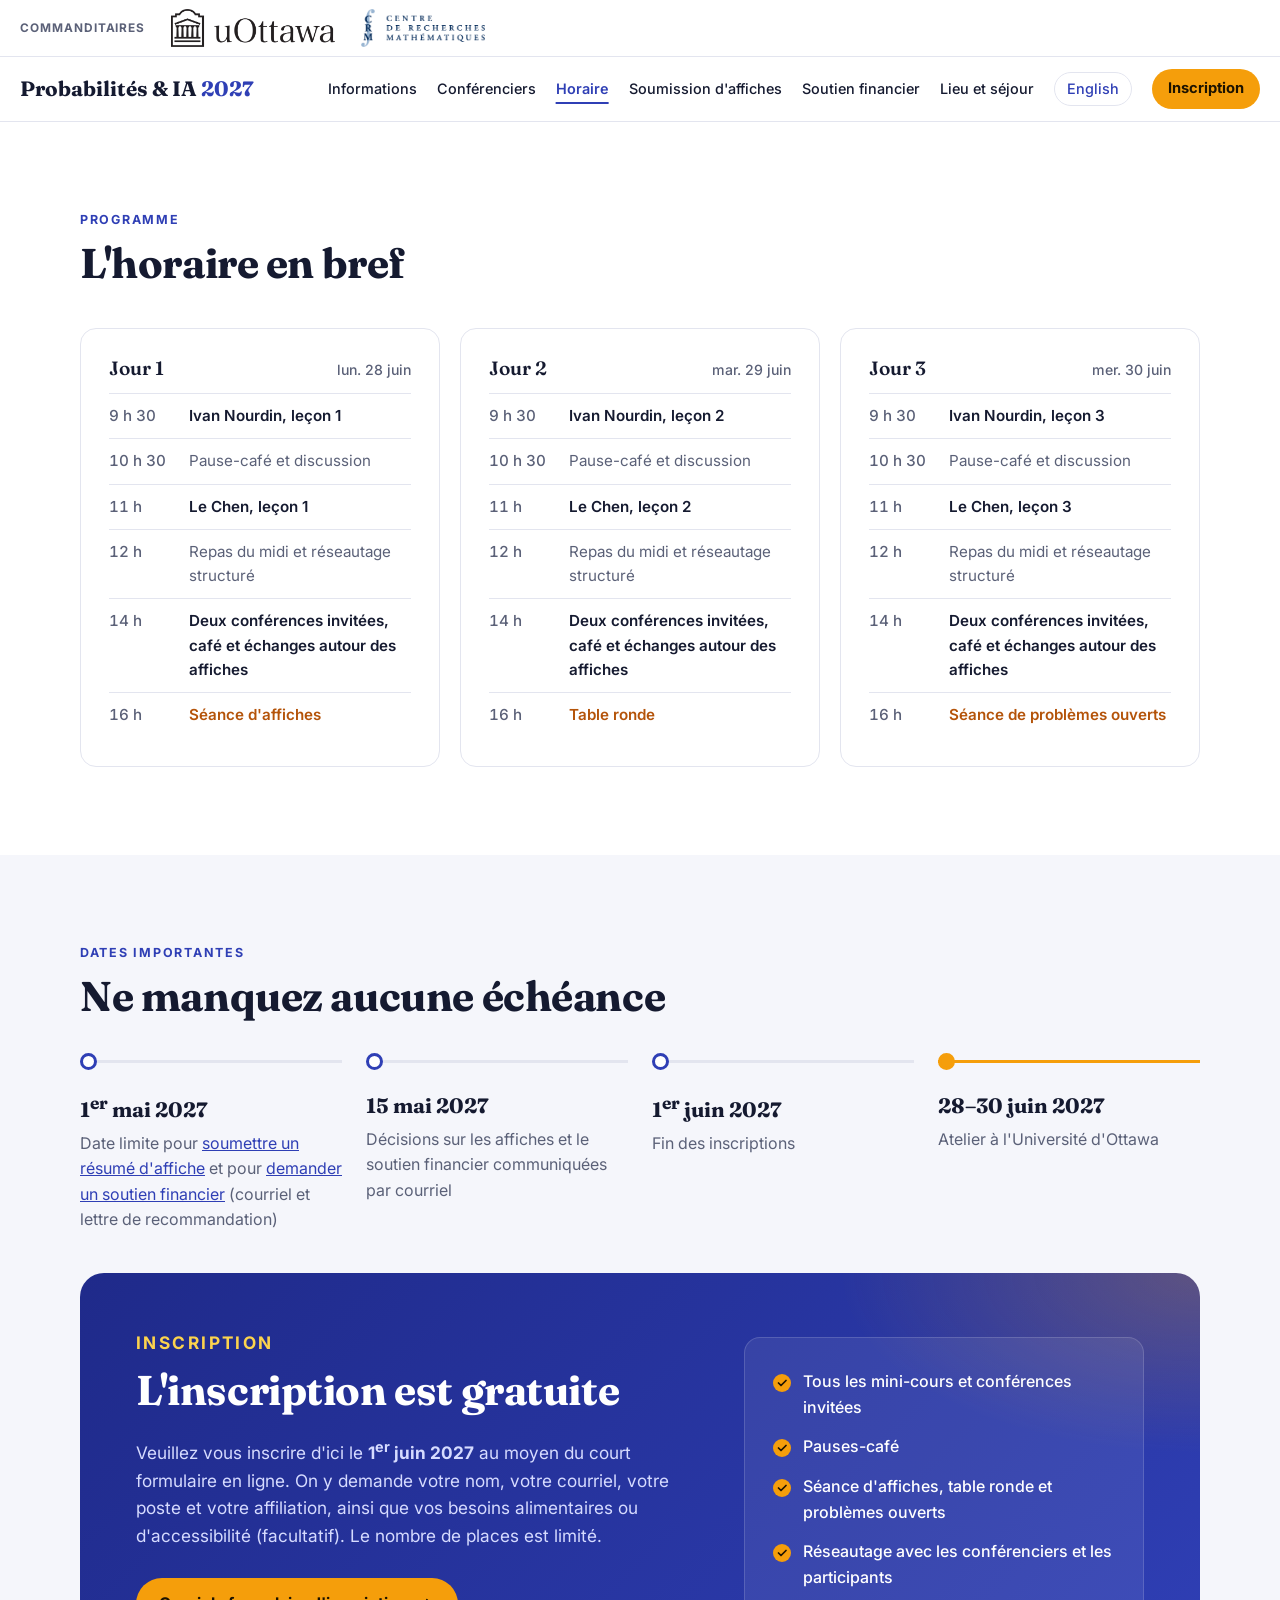
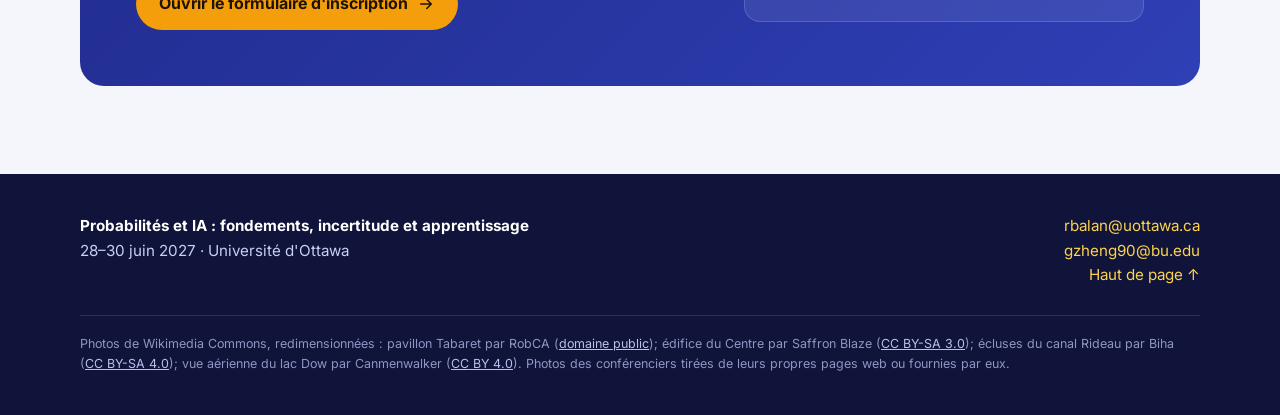
<file: fr/horaire.html>
<!doctype html>
<html lang="fr">
<head>
  <meta name="robots" content="noindex, nofollow">
  <meta charset="utf-8">
  <meta name="viewport" content="width=device-width, initial-scale=1">
  <!-- Version française. Keep in sync with the English pages in ../ when content changes. -->
  <title>Horaire · Probabilités et IA 2027</title>
  <meta name="description" content="Probabilités et IA : fondements, incertitude et apprentissage. Atelier gratuit de trois jours à l'Université d'Ottawa, du 28 au 30 juin 2027 : mini-cours d'Ivan Nourdin et de Le Chen, six conférences invitées et soutien financier pour les étudiants des cycles supérieurs et les stagiaires postdoctoraux.">
  <meta property="og:type" content="website">
  <meta property="og:locale" content="fr_CA">
  <meta property="og:title" content="Probabilités et IA 2027 · 28–30 juin · Université d'Ottawa">
  <meta property="og:description" content="Inscription gratuite · mini-cours d'Ivan Nourdin et de Le Chen · six conférences invitées · soutien pour les étudiants et stagiaires postdoctoraux.">

  <link rel="icon" href="data:image/svg+xml,%3Csvg xmlns='http://www.w3.org/2000/svg' viewBox='0 0 32 32'%3E%3Crect width='32' height='32' rx='8' fill='%232f3fb5'/%3E%3Ccircle cx='16' cy='16' r='6' fill='%23f59e0b'/%3E%3C/svg%3E">
  <link rel="preconnect" href="https://fonts.googleapis.com">
  <link rel="preconnect" href="https://fonts.gstatic.com" crossorigin>
  <link href="https://fonts.googleapis.com/css2?family=Fraunces:opsz,wght@9..144,600;9..144,700&family=Inter:wght@400;500;600;700&display=swap" rel="stylesheet">
  <link rel="stylesheet" href="../style.css">
  <style>.slots li { grid-template-columns: 68px 1fr; } .nav nav { gap: 20px; }</style>
</head>
<body id="top">

<!-- ============ COMMANDITAIRES ============ -->
<div class="sponsor-bar">
  <div class="container sponsor-inner">
    <span class="sponsor-label">Commanditaires</span>
    <a href="https://www.uottawa.ca/faculte-sciences/mathematiques-statistique" target="_blank" rel="noopener"><img src="../images/logos/uottawa.png" alt="Université d'Ottawa" width="190" height="44"></a>
    <a href="https://www.crmath.ca/" target="_blank" rel="noopener"><img src="../images/logos/crm.png" alt="Centre de recherches mathématiques (CRM)" width="143" height="44"></a>
  </div>
</div>

<!-- ============ EN-TÊTE / MENU ============ -->
<header class="site-header">
  <div class="container nav">
    <a href="./" class="brand">Probabilités&nbsp;&amp;&nbsp;IA <span>2027</span></a>
    <a class="lang lang-mobile" href="../schedule.html" lang="en" title="English version">English</a>
    <button class="nav-toggle" aria-label="Ouvrir le menu" aria-expanded="false" aria-controls="nav">
      <svg class="i" viewBox="0 0 24 24"><path d="M4 6h16M4 12h16M4 18h16"/></svg>
    </button>
    <nav id="nav">
      <a href="informations.html">Informations</a>
      <a href="conferenciers.html">Conférenciers</a>
      <a href="horaire.html" aria-current="page">Horaire</a>
      <a href="soumission-affiches.html">Soumission d'affiches</a>
      <a href="soutien-financier.html">Soutien financier</a>
      <a href="informations-pratiques.html">Lieu et séjour</a>
      <a class="lang" href="../schedule.html" lang="en" title="English version">English</a>
      <a class="btn btn-small" href="https://docs.google.com/forms/d/e/1FAIpQLSeGgCG70pmu8C7cT3y1N-xh1k_grleS4cE2XgWd0tavkhzTyg/viewform" target="_blank" rel="noopener">Inscription</a>
    </nav>
  </div>
</header>

<main>

<!-- ============ PROGRAMME ============ -->
<section id="program">
  <div class="container">
    <div class="section-head">
      <p class="eyebrow">Programme</p>
      <h1 class="page-title">L'horaire en bref</h1>
    </div>
    <div class="grid program">
      <article class="card day">
        <h3>Jour 1 <small>lun. 28 juin</small></h3>
        <ul class="slots">
          <li><time>9 h 30</time><span class="talk-slot">Ivan Nourdin, leçon 1</span></li>
          <li><time>10 h 30</time><span class="break">Pause-café et discussion</span></li>
          <li><time>11 h</time><span class="talk-slot">Le Chen, leçon 1</span></li>
          <li><time>12 h</time><span class="break">Repas du midi et réseautage structuré</span></li>
          <li><time>14 h</time><span class="talk-slot">Deux conférences invitées, café et échanges autour des affiches</span></li>
          <li><time>16 h</time><span class="social">Séance d'affiches</span></li>
        </ul>
      </article>
      <article class="card day">
        <h3>Jour 2 <small>mar. 29 juin</small></h3>
        <ul class="slots">
          <li><time>9 h 30</time><span class="talk-slot">Ivan Nourdin, leçon 2</span></li>
          <li><time>10 h 30</time><span class="break">Pause-café et discussion</span></li>
          <li><time>11 h</time><span class="talk-slot">Le Chen, leçon 2</span></li>
          <li><time>12 h</time><span class="break">Repas du midi et réseautage structuré</span></li>
          <li><time>14 h</time><span class="talk-slot">Deux conférences invitées, café et échanges autour des affiches</span></li>
          <li><time>16 h</time><span class="social">Table ronde</span></li>
        </ul>
      </article>
      <article class="card day">
        <h3>Jour 3 <small>mer. 30 juin</small></h3>
        <ul class="slots">
          <li><time>9 h 30</time><span class="talk-slot">Ivan Nourdin, leçon 3</span></li>
          <li><time>10 h 30</time><span class="break">Pause-café et discussion</span></li>
          <li><time>11 h</time><span class="talk-slot">Le Chen, leçon 3</span></li>
          <li><time>12 h</time><span class="break">Repas du midi et réseautage structuré</span></li>
          <li><time>14 h</time><span class="talk-slot">Deux conférences invitées, café et échanges autour des affiches</span></li>
          <li><time>16 h</time><span class="social">Séance de problèmes ouverts</span></li>
        </ul>
      </article>
    </div>
  </div>
</section>

<!-- ============ INSCRIPTION + SOUTIEN FINANCIER ============ -->
<section class="section-soft" id="registration">
  <div class="container">
    <div class="section-head">
      <p class="eyebrow">Dates importantes</p>
      <h2>Ne manquez aucune échéance</h2>
    </div>
    <ol class="timeline">
      <li><time>1<sup>er</sup> mai 2027</time>Date limite pour <a href="soumission-affiches.html">soumettre un résumé d'affiche</a> et pour <a href="soutien-financier.html">demander un soutien financier</a> (courriel et lettre de recommandation)</li>
      <li><time>15 mai 2027</time>Décisions sur les affiches et le soutien financier communiquées par courriel</li>
      <li><time>1<sup>er</sup> juin 2027</time>Fin des inscriptions</li>
      <li class="highlight"><time>28–30 juin 2027</time>Atelier à l'Université d'Ottawa</li>
    </ol>

    <div class="register-band">
      <div>
        <p class="eyebrow light">Inscription</p>
        <h2>L'inscription est gratuite</h2>
        <p>Veuillez vous inscrire d'ici le <strong>1<sup>er</sup> juin 2027</strong> au moyen du court formulaire en ligne.
          On y demande votre nom, votre courriel, votre poste et votre affiliation, ainsi que vos besoins alimentaires ou
          d'accessibilité (facultatif). Le nombre de places est limité.</p>
        <a class="btn" href="https://docs.google.com/forms/d/e/1FAIpQLSeGgCG70pmu8C7cT3y1N-xh1k_grleS4cE2XgWd0tavkhzTyg/viewform" target="_blank" rel="noopener">
          Ouvrir le formulaire d'inscription
          <svg class="i" viewBox="0 0 24 24"><path d="M5 12h14M13 6l6 6-6 6"/></svg>
        </a>
      </div>
      <ul class="checks">
        <li>Tous les mini-cours et conférences invitées</li>
        <li>Pauses-café</li>
        <li>Séance d'affiches, table ronde et problèmes ouverts</li>
        <li>Réseautage avec les conférenciers et les participants</li>
      </ul>
    </div>
  </div>
</section>

</main>

<!-- ============ PIED DE PAGE ============ -->
<footer class="site-footer">
  <div class="container footer-inner">
    <div>
      <strong>Probabilités et IA : fondements, incertitude et apprentissage</strong><br>
      28–30 juin 2027 · Université d'Ottawa
    </div>
    <div>
      <a href="mailto:rbalan@uottawa.ca">rbalan@uottawa.ca</a><br>
      <a href="mailto:gzheng90@bu.edu">gzheng90@bu.edu</a><br>
      <a href="#top">Haut de page ↑</a>
    </div>
  </div>
  <p class="container credits">
    Photos de Wikimedia Commons, redimensionnées&nbsp;:
    pavillon Tabaret par RobCA (<a href="https://commons.wikimedia.org/wiki/File:UOttawa-Tabaret_Hall-2008-05-05.jpg" target="_blank" rel="noopener">domaine public</a>);
    édifice du Centre par Saffron Blaze (<a href="https://commons.wikimedia.org/wiki/File:Centre_Block_-_Parliament_Hill.jpg" target="_blank" rel="noopener">CC BY-SA 3.0</a>);
    écluses du canal Rideau par Biha (<a href="https://commons.wikimedia.org/wiki/File:Rideau_Canal_August_2015-2.JPG" target="_blank" rel="noopener">CC BY-SA 4.0</a>);
    vue aérienne du lac Dow par Canmenwalker (<a href="https://commons.wikimedia.org/wiki/File:Dow%27s_Lake_aerial_view_2025.jpg" target="_blank" rel="noopener">CC BY 4.0</a>).
    Photos des conférenciers tirées de leurs propres pages web ou fournies par eux.
  </p>
</footer>

<a class="mobile-cta btn" href="https://docs.google.com/forms/d/e/1FAIpQLSeGgCG70pmu8C7cT3y1N-xh1k_grleS4cE2XgWd0tavkhzTyg/viewform" target="_blank" rel="noopener">Inscription gratuite</a>

<script src="../script.js"></script>
</body>
</html>
</file>
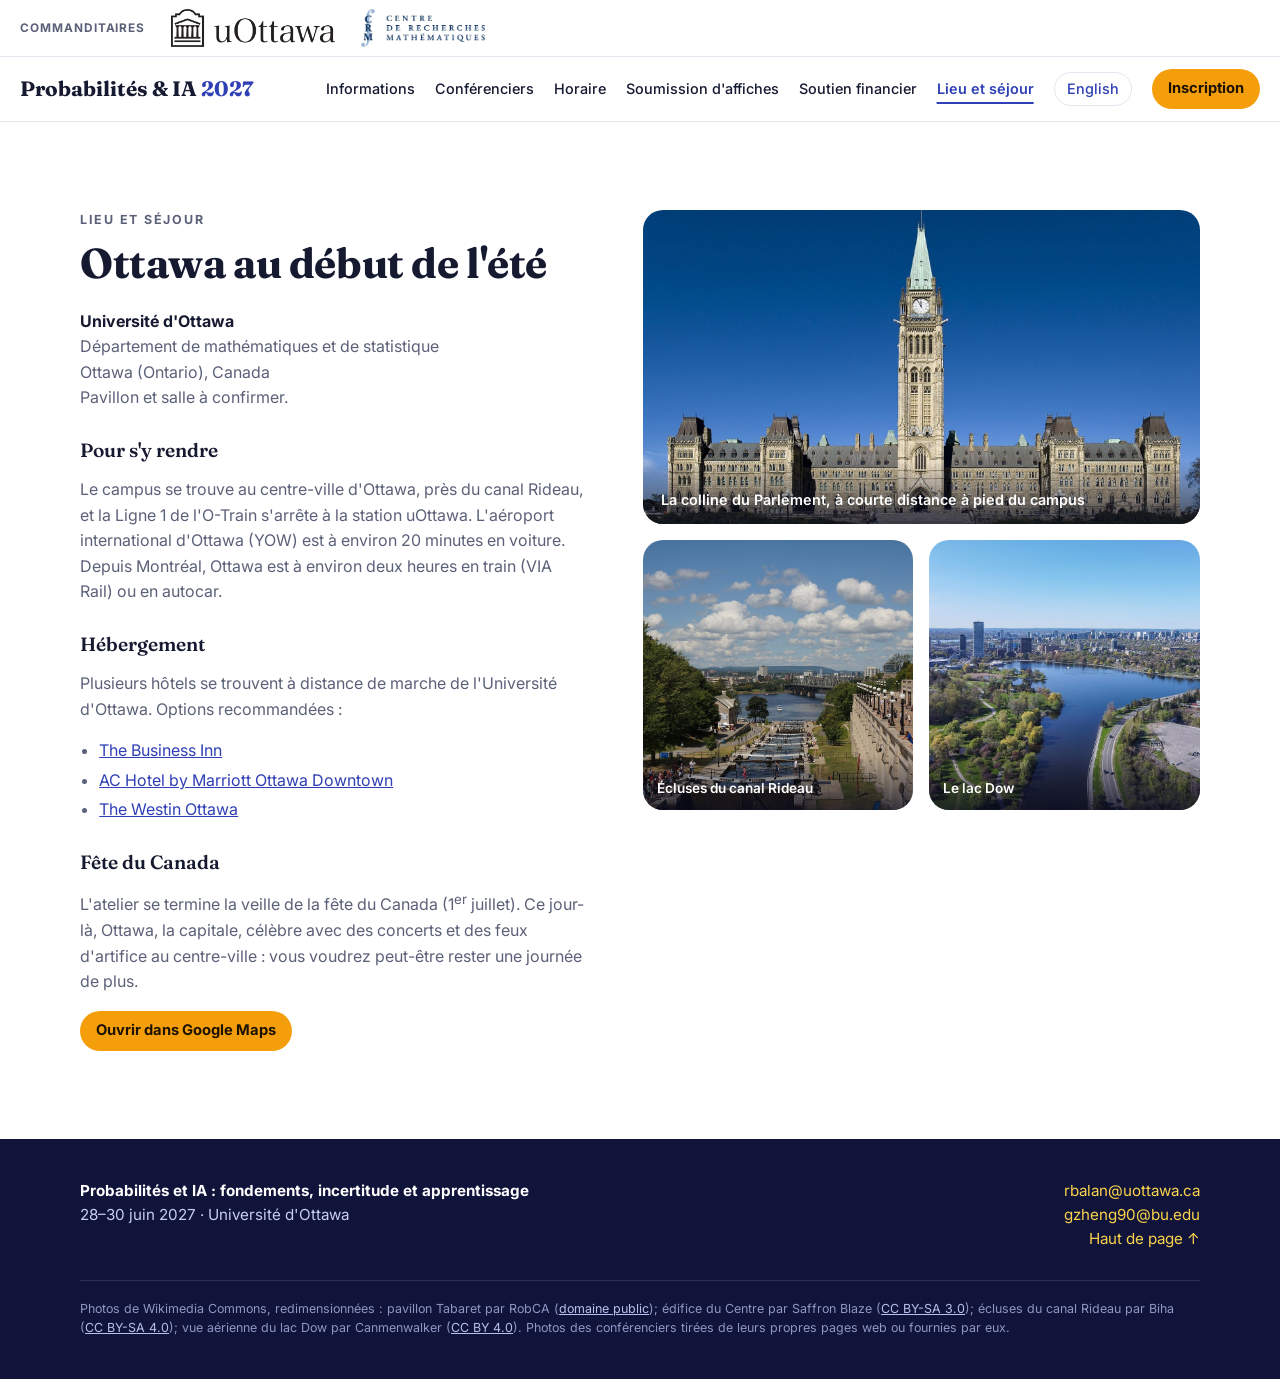
<file: fr/informations-pratiques.html>
<!doctype html>
<html lang="fr">
<head>
  <meta name="robots" content="noindex, nofollow">
  <meta charset="utf-8">
  <meta name="viewport" content="width=device-width, initial-scale=1">
  <!-- Version française. Keep in sync with the English pages in ../ when content changes. -->
  <title>Lieu et séjour · Probabilités et IA 2027</title>
  <meta name="description" content="Probabilités et IA : fondements, incertitude et apprentissage. Atelier gratuit de trois jours à l'Université d'Ottawa, du 28 au 30 juin 2027 : mini-cours d'Ivan Nourdin et de Le Chen, six conférences invitées et soutien financier pour les étudiants des cycles supérieurs et les stagiaires postdoctoraux.">
  <meta property="og:type" content="website">
  <meta property="og:locale" content="fr_CA">
  <meta property="og:title" content="Probabilités et IA 2027 · 28–30 juin · Université d'Ottawa">
  <meta property="og:description" content="Inscription gratuite · mini-cours d'Ivan Nourdin et de Le Chen · six conférences invitées · soutien pour les étudiants et stagiaires postdoctoraux.">

  <link rel="icon" href="data:image/svg+xml,%3Csvg xmlns='http://www.w3.org/2000/svg' viewBox='0 0 32 32'%3E%3Crect width='32' height='32' rx='8' fill='%232f3fb5'/%3E%3Ccircle cx='16' cy='16' r='6' fill='%23f59e0b'/%3E%3C/svg%3E">
  <link rel="preconnect" href="https://fonts.googleapis.com">
  <link rel="preconnect" href="https://fonts.gstatic.com" crossorigin>
  <link href="https://fonts.googleapis.com/css2?family=Fraunces:opsz,wght@9..144,600;9..144,700&family=Inter:wght@400;500;600;700&display=swap" rel="stylesheet">
  <link rel="stylesheet" href="../style.css">
  <style>.slots li { grid-template-columns: 68px 1fr; } .nav nav { gap: 20px; }</style>
</head>
<body id="top">

<!-- ============ COMMANDITAIRES ============ -->
<div class="sponsor-bar">
  <div class="container sponsor-inner">
    <span class="sponsor-label">Commanditaires</span>
    <a href="https://www.uottawa.ca/faculte-sciences/mathematiques-statistique" target="_blank" rel="noopener"><img src="../images/logos/uottawa.png" alt="Université d'Ottawa" width="190" height="44"></a>
    <a href="https://www.crmath.ca/" target="_blank" rel="noopener"><img src="../images/logos/crm.png" alt="Centre de recherches mathématiques (CRM)" width="143" height="44"></a>
  </div>
</div>

<!-- ============ EN-TÊTE / MENU ============ -->
<header class="site-header">
  <div class="container nav">
    <a href="./" class="brand">Probabilités&nbsp;&amp;&nbsp;IA <span>2027</span></a>
    <a class="lang lang-mobile" href="../practical-information.html" lang="en" title="English version">English</a>
    <button class="nav-toggle" aria-label="Ouvrir le menu" aria-expanded="false" aria-controls="nav">
      <svg class="i" viewBox="0 0 24 24"><path d="M4 6h16M4 12h16M4 18h16"/></svg>
    </button>
    <nav id="nav">
      <a href="informations.html">Informations</a>
      <a href="conferenciers.html">Conférenciers</a>
      <a href="horaire.html">Horaire</a>
      <a href="soumission-affiches.html">Soumission d'affiches</a>
      <a href="soutien-financier.html">Soutien financier</a>
      <a href="informations-pratiques.html" aria-current="page">Lieu et séjour</a>
      <a class="lang" href="../practical-information.html" lang="en" title="English version">English</a>
      <a class="btn btn-small" href="https://docs.google.com/forms/d/e/1FAIpQLSeGgCG70pmu8C7cT3y1N-xh1k_grleS4cE2XgWd0tavkhzTyg/viewform" target="_blank" rel="noopener">Inscription</a>
    </nav>
  </div>
</header>

<main>

<!-- ============ LIEU ============ -->
<section id="venue">
  <div class="container venue">
    <div>
      <p class="eyebrow">Lieu et séjour</p>
      <h1 class="page-title">Ottawa au début de l'été</h1>
      <p><strong>Université d'Ottawa</strong><br>Département de mathématiques et de statistique<br>Ottawa (Ontario), Canada<br>Pavillon et salle à confirmer.</p>
      <h3>Pour s'y rendre</h3>
      <p>Le campus se trouve au centre-ville d'Ottawa, près du canal Rideau, et la Ligne 1 de l'O-Train s'arrête à la station uOttawa.
        L'aéroport international d'Ottawa (YOW) est à environ 20 minutes en voiture. Depuis Montréal, Ottawa est à environ deux heures en train (VIA Rail) ou en autocar.</p>
      <h3>Hébergement</h3>
      <p>Plusieurs hôtels se trouvent à distance de marche de l'Université d'Ottawa. Options recommandées&nbsp;:</p>
      <ul class="hotels">
        <li><a href="https://www.google.com/maps/search/?api=1&amp;query=The+Business+Inn+180+MacLaren+Street+Ottawa" target="_blank" rel="noopener">The Business Inn</a></li>
        <li><a href="https://www.google.com/maps/search/?api=1&amp;query=AC+Hotel+by+Marriott+Ottawa+Downtown" target="_blank" rel="noopener">AC Hotel by Marriott Ottawa Downtown</a></li>
        <li><a href="https://www.google.com/maps/search/?api=1&amp;query=The+Westin+Ottawa" target="_blank" rel="noopener">The Westin Ottawa</a></li>
      </ul>
      <h3>Fête du Canada</h3>
      <p>L'atelier se termine la veille de la fête du Canada (1<sup>er</sup> juillet). Ce jour-là, Ottawa, la capitale, célèbre
        avec des concerts et des feux d'artifice au centre-ville&nbsp;: vous voudrez peut-être rester une journée de plus.</p>
      <a class="btn btn-small" href="https://www.google.com/maps/search/?api=1&query=Universit%C3%A9+d%27Ottawa" target="_blank" rel="noopener">Ouvrir dans Google Maps</a>
    </div>
    <div class="photos">
      <figure>
        <img src="../images/ottawa/parliament-hill.jpg" alt="L'édifice du Centre de la colline du Parlement sous un ciel bleu" loading="lazy">
        <figcaption>La colline du Parlement, à courte distance à pied du campus</figcaption>
      </figure>
      <div class="photo-pair">
        <figure>
          <img src="../images/ottawa/rideau-canal-locks.jpg" alt="Les écluses du canal Rideau près du Château Laurier, descendant vers la rivière des Outaouais" loading="lazy" style="object-position: 45% 50%">
          <figcaption>Écluses du canal Rideau</figcaption>
        </figure>
        <figure>
          <img src="../images/ottawa/dows-lake-aerial.jpg" alt="Vue aérienne du canal Rideau se jetant dans le lac Dow, avec le centre-ville d'Ottawa à l'arrière-plan" loading="lazy" style="object-position: 20% 50%">
          <figcaption>Le lac Dow</figcaption>
        </figure>
      </div>
    </div>
  </div>
</section>

</main>

<!-- ============ PIED DE PAGE ============ -->
<footer class="site-footer">
  <div class="container footer-inner">
    <div>
      <strong>Probabilités et IA : fondements, incertitude et apprentissage</strong><br>
      28–30 juin 2027 · Université d'Ottawa
    </div>
    <div>
      <a href="mailto:rbalan@uottawa.ca">rbalan@uottawa.ca</a><br>
      <a href="mailto:gzheng90@bu.edu">gzheng90@bu.edu</a><br>
      <a href="#top">Haut de page ↑</a>
    </div>
  </div>
  <p class="container credits">
    Photos de Wikimedia Commons, redimensionnées&nbsp;:
    pavillon Tabaret par RobCA (<a href="https://commons.wikimedia.org/wiki/File:UOttawa-Tabaret_Hall-2008-05-05.jpg" target="_blank" rel="noopener">domaine public</a>);
    édifice du Centre par Saffron Blaze (<a href="https://commons.wikimedia.org/wiki/File:Centre_Block_-_Parliament_Hill.jpg" target="_blank" rel="noopener">CC BY-SA 3.0</a>);
    écluses du canal Rideau par Biha (<a href="https://commons.wikimedia.org/wiki/File:Rideau_Canal_August_2015-2.JPG" target="_blank" rel="noopener">CC BY-SA 4.0</a>);
    vue aérienne du lac Dow par Canmenwalker (<a href="https://commons.wikimedia.org/wiki/File:Dow%27s_Lake_aerial_view_2025.jpg" target="_blank" rel="noopener">CC BY 4.0</a>).
    Photos des conférenciers tirées de leurs propres pages web ou fournies par eux.
  </p>
</footer>

<a class="mobile-cta btn" href="https://docs.google.com/forms/d/e/1FAIpQLSeGgCG70pmu8C7cT3y1N-xh1k_grleS4cE2XgWd0tavkhzTyg/viewform" target="_blank" rel="noopener">Inscription gratuite</a>

<script src="../script.js"></script>
</body>
</html>
</file>
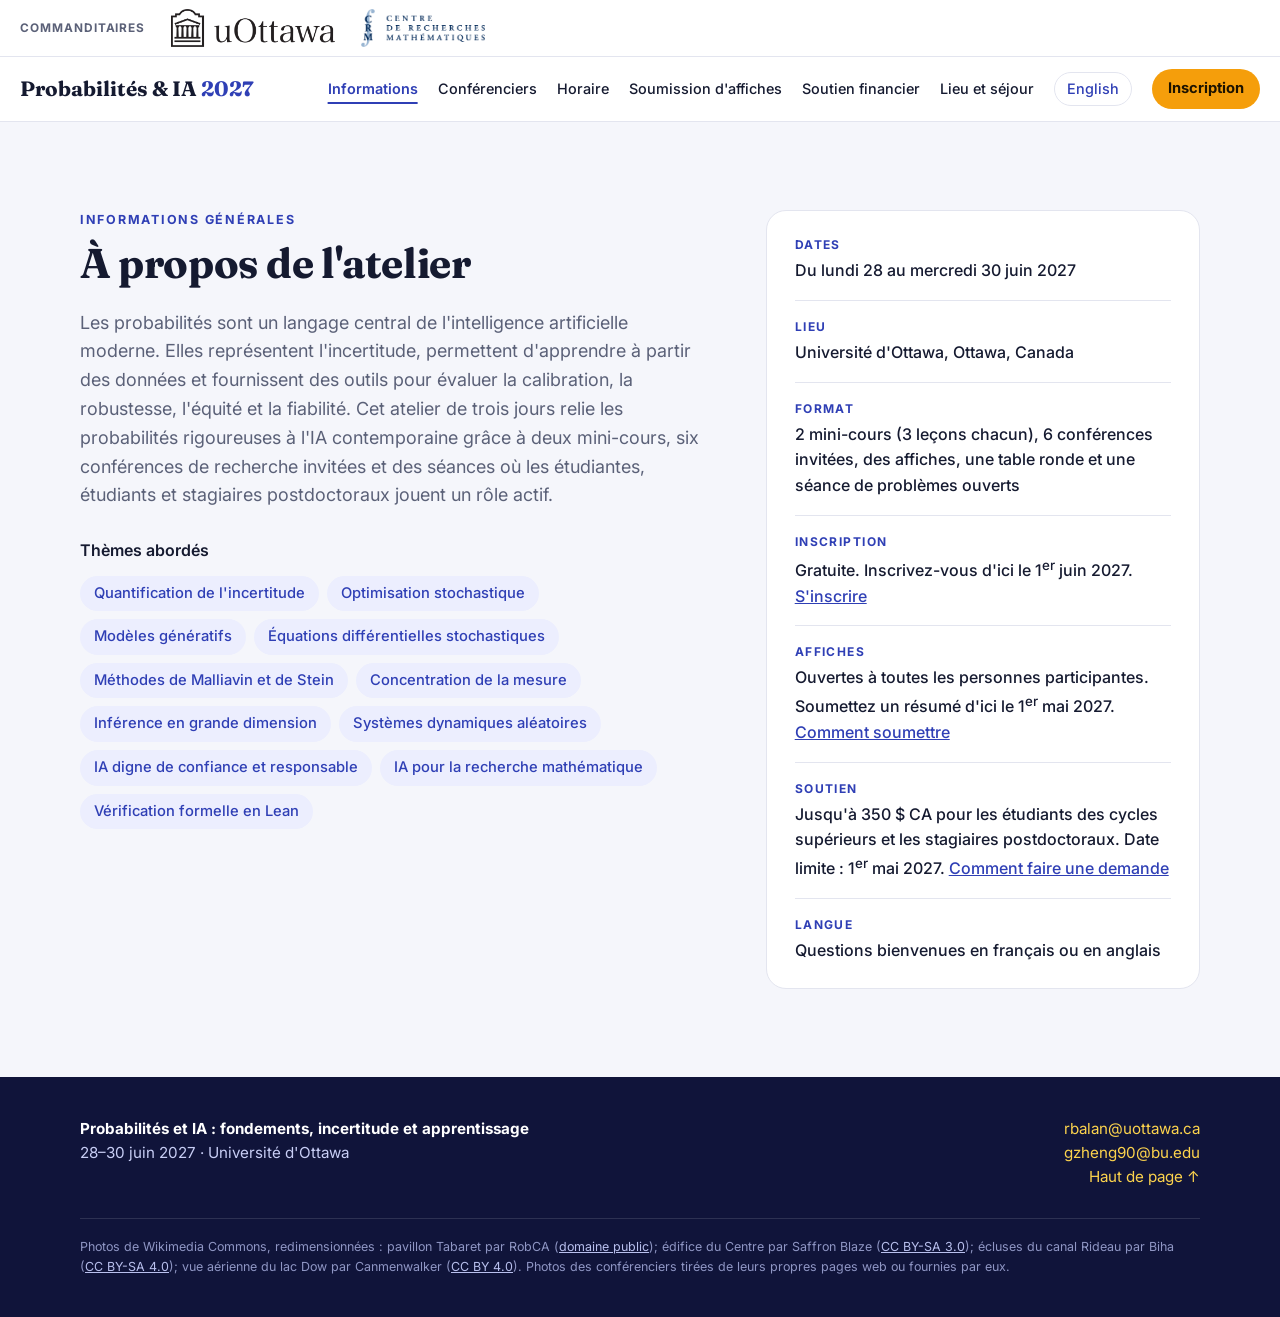
<file: fr/informations.html>
<!doctype html>
<html lang="fr">
<head>
  <meta name="robots" content="noindex, nofollow">
  <meta charset="utf-8">
  <meta name="viewport" content="width=device-width, initial-scale=1">
  <!-- Version française. Keep in sync with the English pages in ../ when content changes. -->
  <title>Informations · Probabilités et IA 2027</title>
  <meta name="description" content="Probabilités et IA : fondements, incertitude et apprentissage. Atelier gratuit de trois jours à l'Université d'Ottawa, du 28 au 30 juin 2027 : mini-cours d'Ivan Nourdin et de Le Chen, six conférences invitées et soutien financier pour les étudiants des cycles supérieurs et les stagiaires postdoctoraux.">
  <meta property="og:type" content="website">
  <meta property="og:locale" content="fr_CA">
  <meta property="og:title" content="Probabilités et IA 2027 · 28–30 juin · Université d'Ottawa">
  <meta property="og:description" content="Inscription gratuite · mini-cours d'Ivan Nourdin et de Le Chen · six conférences invitées · soutien pour les étudiants et stagiaires postdoctoraux.">

  <link rel="icon" href="data:image/svg+xml,%3Csvg xmlns='http://www.w3.org/2000/svg' viewBox='0 0 32 32'%3E%3Crect width='32' height='32' rx='8' fill='%232f3fb5'/%3E%3Ccircle cx='16' cy='16' r='6' fill='%23f59e0b'/%3E%3C/svg%3E">
  <link rel="preconnect" href="https://fonts.googleapis.com">
  <link rel="preconnect" href="https://fonts.gstatic.com" crossorigin>
  <link href="https://fonts.googleapis.com/css2?family=Fraunces:opsz,wght@9..144,600;9..144,700&family=Inter:wght@400;500;600;700&display=swap" rel="stylesheet">
  <link rel="stylesheet" href="../style.css">
  <style>.slots li { grid-template-columns: 68px 1fr; } .nav nav { gap: 20px; }</style>
</head>
<body id="top">

<!-- ============ COMMANDITAIRES ============ -->
<div class="sponsor-bar">
  <div class="container sponsor-inner">
    <span class="sponsor-label">Commanditaires</span>
    <a href="https://www.uottawa.ca/faculte-sciences/mathematiques-statistique" target="_blank" rel="noopener"><img src="../images/logos/uottawa.png" alt="Université d'Ottawa" width="190" height="44"></a>
    <a href="https://www.crmath.ca/" target="_blank" rel="noopener"><img src="../images/logos/crm.png" alt="Centre de recherches mathématiques (CRM)" width="143" height="44"></a>
  </div>
</div>

<!-- ============ EN-TÊTE / MENU ============ -->
<header class="site-header">
  <div class="container nav">
    <a href="./" class="brand">Probabilités&nbsp;&amp;&nbsp;IA <span>2027</span></a>
    <a class="lang lang-mobile" href="../information.html" lang="en" title="English version">English</a>
    <button class="nav-toggle" aria-label="Ouvrir le menu" aria-expanded="false" aria-controls="nav">
      <svg class="i" viewBox="0 0 24 24"><path d="M4 6h16M4 12h16M4 18h16"/></svg>
    </button>
    <nav id="nav">
      <a href="informations.html" aria-current="page">Informations</a>
      <a href="conferenciers.html">Conférenciers</a>
      <a href="horaire.html">Horaire</a>
      <a href="soumission-affiches.html">Soumission d'affiches</a>
      <a href="soutien-financier.html">Soutien financier</a>
      <a href="informations-pratiques.html">Lieu et séjour</a>
      <a class="lang" href="../information.html" lang="en" title="English version">English</a>
      <a class="btn btn-small" href="https://docs.google.com/forms/d/e/1FAIpQLSeGgCG70pmu8C7cT3y1N-xh1k_grleS4cE2XgWd0tavkhzTyg/viewform" target="_blank" rel="noopener">Inscription</a>
    </nav>
  </div>
</header>

<main>

<!-- ============ INFORMATIONS GÉNÉRALES ============ -->
<section class="section-soft" id="info">
  <div class="container about">
    <div>
      <p class="eyebrow">Informations générales</p>
      <h1 class="page-title">À propos de l'atelier</h1>
      <p class="lead">Les probabilités sont un langage central de l'intelligence artificielle moderne. Elles représentent
        l'incertitude, permettent d'apprendre à partir des données et fournissent des outils pour évaluer la calibration,
        la robustesse, l'équité et la fiabilité. Cet atelier de trois jours relie les probabilités rigoureuses à l'IA
        contemporaine grâce à deux mini-cours, six conférences de recherche invitées et des séances où les étudiantes,
        étudiants et stagiaires postdoctoraux jouent un rôle actif.</p>
      <p class="label">Thèmes abordés</p>
      <ul class="chips">
        <li>Quantification de l'incertitude</li>
        <li>Optimisation stochastique</li>
        <li>Modèles génératifs</li>
        <li>Équations différentielles stochastiques</li>
        <li>Méthodes de Malliavin et de Stein</li>
        <li>Concentration de la mesure</li>
        <li>Inférence en grande dimension</li>
        <li>Systèmes dynamiques aléatoires</li>
        <li>IA digne de confiance et responsable</li>
        <li>IA pour la recherche mathématique</li>
        <li>Vérification formelle en Lean</li>
      </ul>
    </div>
    <dl class="facts">
      <div><dt>Dates</dt><dd>Du lundi 28 au mercredi 30 juin 2027</dd></div>
      <div><dt>Lieu</dt><dd>Université d'Ottawa, Ottawa, Canada</dd></div>
      <div><dt>Format</dt><dd>2 mini-cours (3 leçons chacun), 6 conférences invitées, des affiches, une table ronde et une séance de problèmes ouverts</dd></div>
      <div><dt>Inscription</dt><dd>Gratuite. Inscrivez-vous d'ici le 1<sup>er</sup> juin 2027. <a href="https://docs.google.com/forms/d/e/1FAIpQLSeGgCG70pmu8C7cT3y1N-xh1k_grleS4cE2XgWd0tavkhzTyg/viewform" target="_blank" rel="noopener">S'inscrire</a></dd></div>
      <div><dt>Affiches</dt><dd>Ouvertes à toutes les personnes participantes. Soumettez un résumé d'ici le 1<sup>er</sup> mai 2027. <a href="soumission-affiches.html">Comment soumettre</a></dd></div>
      <div><dt>Soutien</dt><dd>Jusqu'à 350&nbsp;$&nbsp;CA pour les étudiants des cycles supérieurs et les stagiaires postdoctoraux. Date limite&nbsp;: 1<sup>er</sup> mai 2027. <a href="soutien-financier.html">Comment faire une demande</a></dd></div>
      <div><dt>Langue</dt><dd>Questions bienvenues en français ou en anglais</dd></div>
    </dl>
  </div>
</section>

</main>

<!-- ============ PIED DE PAGE ============ -->
<footer class="site-footer">
  <div class="container footer-inner">
    <div>
      <strong>Probabilités et IA : fondements, incertitude et apprentissage</strong><br>
      28–30 juin 2027 · Université d'Ottawa
    </div>
    <div>
      <a href="mailto:rbalan@uottawa.ca">rbalan@uottawa.ca</a><br>
      <a href="mailto:gzheng90@bu.edu">gzheng90@bu.edu</a><br>
      <a href="#top">Haut de page ↑</a>
    </div>
  </div>
  <p class="container credits">
    Photos de Wikimedia Commons, redimensionnées&nbsp;:
    pavillon Tabaret par RobCA (<a href="https://commons.wikimedia.org/wiki/File:UOttawa-Tabaret_Hall-2008-05-05.jpg" target="_blank" rel="noopener">domaine public</a>);
    édifice du Centre par Saffron Blaze (<a href="https://commons.wikimedia.org/wiki/File:Centre_Block_-_Parliament_Hill.jpg" target="_blank" rel="noopener">CC BY-SA 3.0</a>);
    écluses du canal Rideau par Biha (<a href="https://commons.wikimedia.org/wiki/File:Rideau_Canal_August_2015-2.JPG" target="_blank" rel="noopener">CC BY-SA 4.0</a>);
    vue aérienne du lac Dow par Canmenwalker (<a href="https://commons.wikimedia.org/wiki/File:Dow%27s_Lake_aerial_view_2025.jpg" target="_blank" rel="noopener">CC BY 4.0</a>).
    Photos des conférenciers tirées de leurs propres pages web ou fournies par eux.
  </p>
</footer>

<a class="mobile-cta btn" href="https://docs.google.com/forms/d/e/1FAIpQLSeGgCG70pmu8C7cT3y1N-xh1k_grleS4cE2XgWd0tavkhzTyg/viewform" target="_blank" rel="noopener">Inscription gratuite</a>

<script src="../script.js"></script>
</body>
</html>
</file>
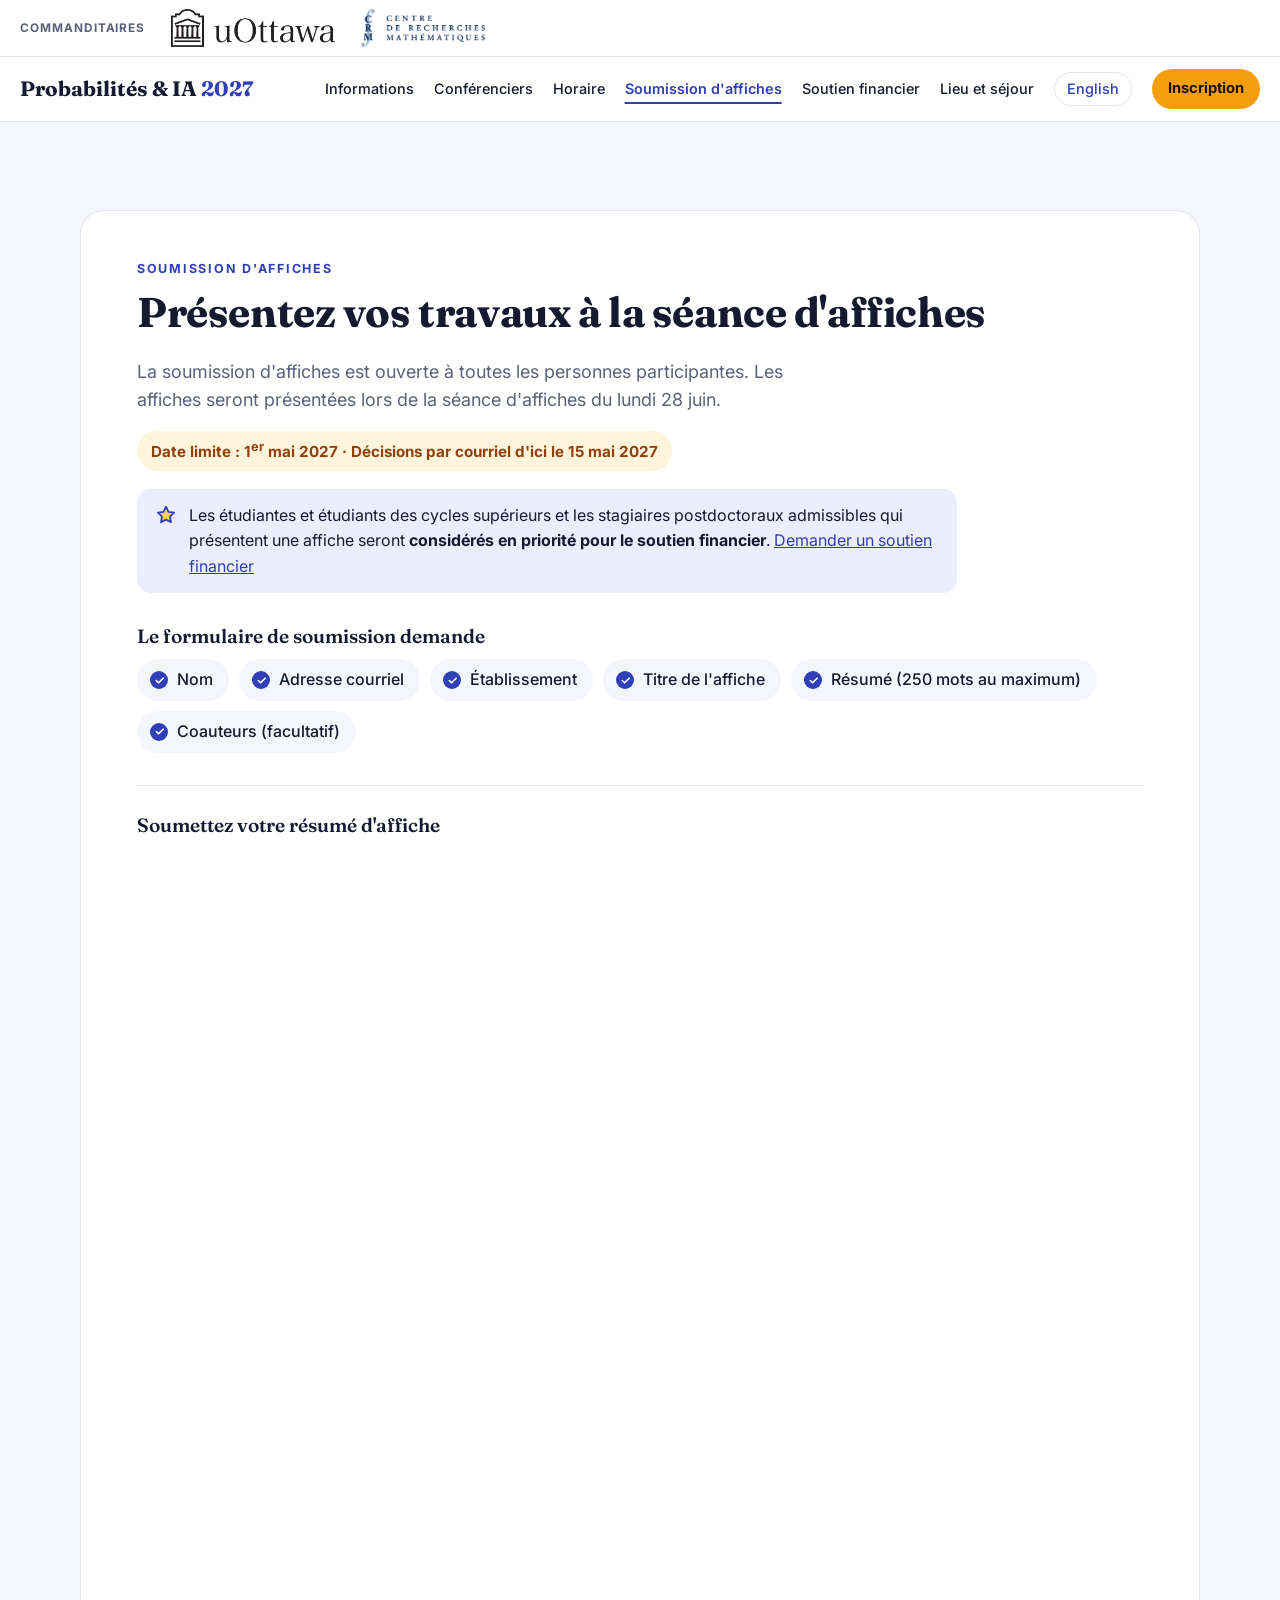
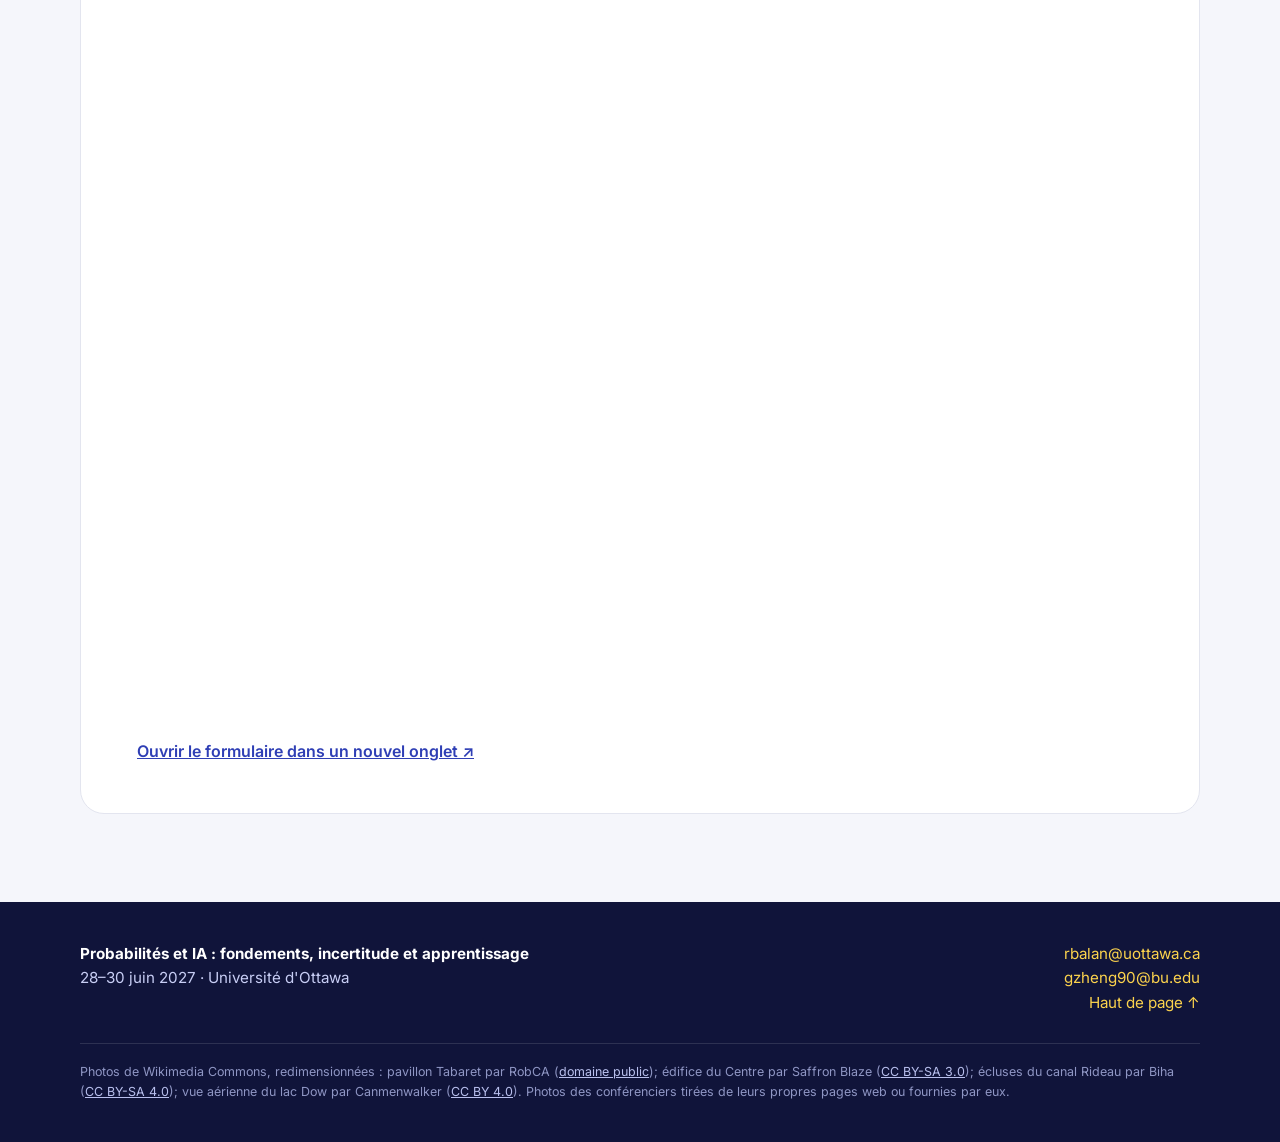
<file: fr/soumission-affiches.html>
<!doctype html>
<html lang="fr">
<head>
  <meta name="robots" content="noindex, nofollow">
  <meta charset="utf-8">
  <meta name="viewport" content="width=device-width, initial-scale=1">
  <!-- Version française. Keep in sync with the English pages in ../ when content changes. -->
  <title>Soumission d'affiches · Probabilités et IA 2027</title>
  <meta name="description" content="Probabilités et IA 2027 (Université d'Ottawa, 28 au 30 juin) : soumettez un résumé d'affiche. La soumission est ouverte à toutes les personnes participantes. Date limite : 1er mai 2027.">
  <meta property="og:type" content="website">
  <meta property="og:locale" content="fr_CA">
  <meta property="og:title" content="Probabilités et IA 2027 · 28–30 juin · Université d'Ottawa">
  <meta property="og:description" content="Inscription gratuite · mini-cours d'Ivan Nourdin et de Le Chen · six conférences invitées · soutien pour les étudiants et stagiaires postdoctoraux.">

  <link rel="icon" href="data:image/svg+xml,%3Csvg xmlns='http://www.w3.org/2000/svg' viewBox='0 0 32 32'%3E%3Crect width='32' height='32' rx='8' fill='%232f3fb5'/%3E%3Ccircle cx='16' cy='16' r='6' fill='%23f59e0b'/%3E%3C/svg%3E">
  <link rel="preconnect" href="https://fonts.googleapis.com">
  <link rel="preconnect" href="https://fonts.gstatic.com" crossorigin>
  <link href="https://fonts.googleapis.com/css2?family=Fraunces:opsz,wght@9..144,600;9..144,700&family=Inter:wght@400;500;600;700&display=swap" rel="stylesheet">
  <link rel="stylesheet" href="../style.css">
  <style>.slots li { grid-template-columns: 68px 1fr; } .nav nav { gap: 20px; }</style>
</head>
<body id="top">

<!-- ============ COMMANDITAIRES ============ -->
<div class="sponsor-bar">
  <div class="container sponsor-inner">
    <span class="sponsor-label">Commanditaires</span>
    <a href="https://www.uottawa.ca/faculte-sciences/mathematiques-statistique" target="_blank" rel="noopener"><img src="../images/logos/uottawa.png" alt="Université d'Ottawa" width="190" height="44"></a>
    <a href="https://www.crmath.ca/" target="_blank" rel="noopener"><img src="../images/logos/crm.png" alt="Centre de recherches mathématiques (CRM)" width="143" height="44"></a>
  </div>
</div>

<!-- ============ EN-TÊTE / MENU ============ -->
<header class="site-header">
  <div class="container nav">
    <a href="./" class="brand">Probabilités&nbsp;&amp;&nbsp;IA <span>2027</span></a>
    <a class="lang lang-mobile" href="../poster-submission.html" lang="en" title="English version">English</a>
    <button class="nav-toggle" aria-label="Ouvrir le menu" aria-expanded="false" aria-controls="nav">
      <svg class="i" viewBox="0 0 24 24"><path d="M4 6h16M4 12h16M4 18h16"/></svg>
    </button>
    <nav id="nav">
      <a href="informations.html">Informations</a>
      <a href="conferenciers.html">Conférenciers</a>
      <a href="horaire.html">Horaire</a>
      <a href="soumission-affiches.html" aria-current="page">Soumission d'affiches</a>
      <a href="soutien-financier.html">Soutien financier</a>
      <a href="informations-pratiques.html">Lieu et séjour</a>
      <a class="lang" href="../poster-submission.html" lang="en" title="English version">English</a>
      <a class="btn btn-small" href="https://docs.google.com/forms/d/e/1FAIpQLSeGgCG70pmu8C7cT3y1N-xh1k_grleS4cE2XgWd0tavkhzTyg/viewform" target="_blank" rel="noopener">Inscription</a>
    </nav>
  </div>
</header>

<main>

<!-- ============ SOUMISSION D'AFFICHES ============ -->
<section class="section-soft support-page">
  <div class="container">
    <div class="support" id="posters">
      <div class="support-head">
        <p class="eyebrow">Soumission d'affiches</p>
        <h1 class="page-title">Présentez vos travaux à la séance d'affiches</h1>
        <p class="lead">La soumission d'affiches est ouverte à toutes les personnes participantes. Les affiches seront présentées lors de la séance d'affiches du lundi 28 juin.</p>
        <p class="deadline">Date limite&nbsp;: 1<sup>er</sup> mai 2027 · Décisions par courriel d'ici le 15 mai 2027</p>
        <p class="priority"><svg class="i" viewBox="0 0 24 24" aria-hidden="true"><path d="M12 3l2.7 5.6 6.1.9-4.4 4.3 1 6.1L12 17l-5.4 2.9 1-6.1-4.4-4.3 6.1-.9z"/></svg><span>Les étudiantes et étudiants des cycles supérieurs et les stagiaires postdoctoraux admissibles qui présentent une affiche seront <strong>considérés en priorité pour le soutien financier</strong>. <a href="soutien-financier.html">Demander un soutien financier</a></span></p>
      </div>
      <h3>Le formulaire de soumission demande</h3>
      <ul class="fields">
        <li>Nom</li>
        <li>Adresse courriel</li>
        <li>Établissement</li>
        <li>Titre de l'affiche</li>
        <li>Résumé (250 mots au maximum)</li>
        <li>Coauteurs (facultatif)</li>
      </ul>
      <!-- FORMULAIRE DE SOUMISSION D'AFFICHE (formulaire Google affiché dans la page) -->
      <div class="poster-form" id="poster-form">
        <h3>Soumettez votre résumé d'affiche</h3>
        <div class="form-embed" data-form="https://docs.google.com/forms/d/e/1FAIpQLSdrgjrZpydEDvXTY7AmaKuJWPzP4noO3dztyCfaI9HwD7N68g/viewform" data-title="Formulaire de soumission d'affiche" data-open="Ouvrir le formulaire dans un nouvel onglet">
          <p class="form-soon"><a href="https://docs.google.com/forms/d/e/1FAIpQLSdrgjrZpydEDvXTY7AmaKuJWPzP4noO3dztyCfaI9HwD7N68g/viewform" target="_blank" rel="noopener">Ouvrir le formulaire de soumission d'affiche</a></p>
        </div>
      </div>
    </div>
  </div>
</section>

</main>

<!-- ============ PIED DE PAGE ============ -->
<footer class="site-footer">
  <div class="container footer-inner">
    <div>
      <strong>Probabilités et IA : fondements, incertitude et apprentissage</strong><br>
      28–30 juin 2027 · Université d'Ottawa
    </div>
    <div>
      <a href="mailto:rbalan@uottawa.ca">rbalan@uottawa.ca</a><br>
      <a href="mailto:gzheng90@bu.edu">gzheng90@bu.edu</a><br>
      <a href="#top">Haut de page ↑</a>
    </div>
  </div>
  <p class="container credits">
    Photos de Wikimedia Commons, redimensionnées&nbsp;:
    pavillon Tabaret par RobCA (<a href="https://commons.wikimedia.org/wiki/File:UOttawa-Tabaret_Hall-2008-05-05.jpg" target="_blank" rel="noopener">domaine public</a>);
    édifice du Centre par Saffron Blaze (<a href="https://commons.wikimedia.org/wiki/File:Centre_Block_-_Parliament_Hill.jpg" target="_blank" rel="noopener">CC BY-SA 3.0</a>);
    écluses du canal Rideau par Biha (<a href="https://commons.wikimedia.org/wiki/File:Rideau_Canal_August_2015-2.JPG" target="_blank" rel="noopener">CC BY-SA 4.0</a>);
    vue aérienne du lac Dow par Canmenwalker (<a href="https://commons.wikimedia.org/wiki/File:Dow%27s_Lake_aerial_view_2025.jpg" target="_blank" rel="noopener">CC BY 4.0</a>).
    Photos des conférenciers tirées de leurs propres pages web ou fournies par eux.
  </p>
</footer>

<a class="mobile-cta btn" href="https://docs.google.com/forms/d/e/1FAIpQLSeGgCG70pmu8C7cT3y1N-xh1k_grleS4cE2XgWd0tavkhzTyg/viewform" target="_blank" rel="noopener">Inscription gratuite</a>

<script src="../script.js"></script>
</body>
</html>
</file>
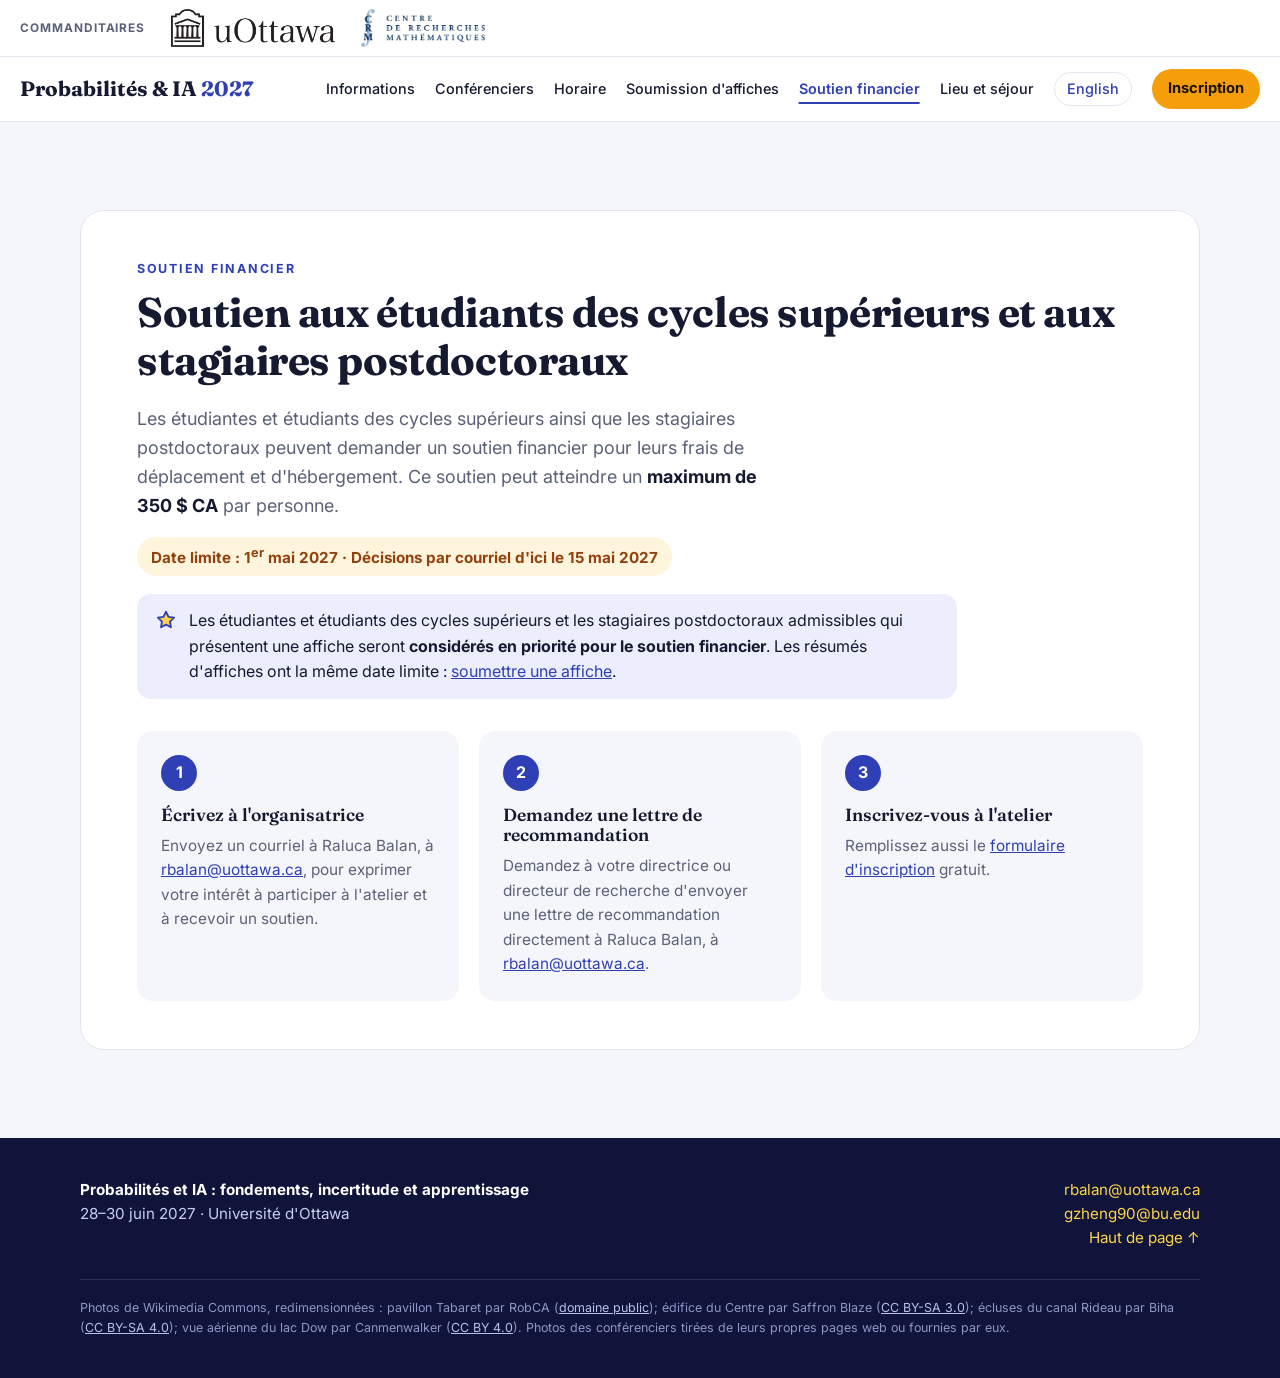
<file: fr/soutien-financier.html>
<!doctype html>
<html lang="fr">
<head>
  <meta name="robots" content="noindex, nofollow">
  <meta charset="utf-8">
  <meta name="viewport" content="width=device-width, initial-scale=1">
  <!-- Version française. Keep in sync with the English pages in ../ when content changes. -->
  <title>Soutien financier · Probabilités et IA 2027</title>
  <meta name="description" content="Probabilités et IA : fondements, incertitude et apprentissage. Atelier gratuit de trois jours à l'Université d'Ottawa, du 28 au 30 juin 2027 : mini-cours d'Ivan Nourdin et de Le Chen, six conférences invitées et soutien financier pour les étudiants des cycles supérieurs et les stagiaires postdoctoraux.">
  <meta property="og:type" content="website">
  <meta property="og:locale" content="fr_CA">
  <meta property="og:title" content="Probabilités et IA 2027 · 28–30 juin · Université d'Ottawa">
  <meta property="og:description" content="Inscription gratuite · mini-cours d'Ivan Nourdin et de Le Chen · six conférences invitées · soutien pour les étudiants et stagiaires postdoctoraux.">

  <link rel="icon" href="data:image/svg+xml,%3Csvg xmlns='http://www.w3.org/2000/svg' viewBox='0 0 32 32'%3E%3Crect width='32' height='32' rx='8' fill='%232f3fb5'/%3E%3Ccircle cx='16' cy='16' r='6' fill='%23f59e0b'/%3E%3C/svg%3E">
  <link rel="preconnect" href="https://fonts.googleapis.com">
  <link rel="preconnect" href="https://fonts.gstatic.com" crossorigin>
  <link href="https://fonts.googleapis.com/css2?family=Fraunces:opsz,wght@9..144,600;9..144,700&family=Inter:wght@400;500;600;700&display=swap" rel="stylesheet">
  <link rel="stylesheet" href="../style.css">
  <style>.slots li { grid-template-columns: 68px 1fr; } .nav nav { gap: 20px; }</style>
</head>
<body id="top">

<!-- ============ COMMANDITAIRES ============ -->
<div class="sponsor-bar">
  <div class="container sponsor-inner">
    <span class="sponsor-label">Commanditaires</span>
    <a href="https://www.uottawa.ca/faculte-sciences/mathematiques-statistique" target="_blank" rel="noopener"><img src="../images/logos/uottawa.png" alt="Université d'Ottawa" width="190" height="44"></a>
    <a href="https://www.crmath.ca/" target="_blank" rel="noopener"><img src="../images/logos/crm.png" alt="Centre de recherches mathématiques (CRM)" width="143" height="44"></a>
  </div>
</div>

<!-- ============ EN-TÊTE / MENU ============ -->
<header class="site-header">
  <div class="container nav">
    <a href="./" class="brand">Probabilités&nbsp;&amp;&nbsp;IA <span>2027</span></a>
    <a class="lang lang-mobile" href="../financial-support.html" lang="en" title="English version">English</a>
    <button class="nav-toggle" aria-label="Ouvrir le menu" aria-expanded="false" aria-controls="nav">
      <svg class="i" viewBox="0 0 24 24"><path d="M4 6h16M4 12h16M4 18h16"/></svg>
    </button>
    <nav id="nav">
      <a href="informations.html">Informations</a>
      <a href="conferenciers.html">Conférenciers</a>
      <a href="horaire.html">Horaire</a>
      <a href="soumission-affiches.html">Soumission d'affiches</a>
      <a href="soutien-financier.html" aria-current="page">Soutien financier</a>
      <a href="informations-pratiques.html">Lieu et séjour</a>
      <a class="lang" href="../financial-support.html" lang="en" title="English version">English</a>
      <a class="btn btn-small" href="https://docs.google.com/forms/d/e/1FAIpQLSeGgCG70pmu8C7cT3y1N-xh1k_grleS4cE2XgWd0tavkhzTyg/viewform" target="_blank" rel="noopener">Inscription</a>
    </nav>
  </div>
</header>

<main>

<!-- ============ SOUTIEN FINANCIER ============ -->
<section class="section-soft support-page">
  <div class="container">
    <div class="support" id="support">
      <div class="support-head">
        <p class="eyebrow">Soutien financier</p>
        <h1 class="page-title">Soutien aux étudiants des cycles supérieurs et aux stagiaires postdoctoraux</h1>
        <p class="lead">Les étudiantes et étudiants des cycles supérieurs ainsi que les stagiaires postdoctoraux peuvent
          demander un soutien financier pour leurs frais de déplacement et d'hébergement. Ce soutien peut atteindre un
          <strong>maximum de 350&nbsp;$&nbsp;CA</strong> par personne.</p>
        <p class="deadline">Date limite&nbsp;: 1<sup>er</sup> mai 2027 · Décisions par courriel d'ici le 15 mai 2027</p>
        <p class="priority"><svg class="i" viewBox="0 0 24 24" aria-hidden="true"><path d="M12 3l2.7 5.6 6.1.9-4.4 4.3 1 6.1L12 17l-5.4 2.9 1-6.1-4.4-4.3 6.1-.9z"/></svg><span>Les étudiantes et étudiants des cycles supérieurs et les stagiaires postdoctoraux admissibles qui présentent une affiche seront <strong>considérés en priorité pour le soutien financier</strong>. Les résumés d'affiches ont la même date limite&nbsp;: <a href="soumission-affiches.html">soumettre une affiche</a>.</span></p>
      </div>
      <ol class="steps">
        <li>
          <h3>Écrivez à l'organisatrice</h3>
          <p>Envoyez un courriel à Raluca Balan, à <a href="mailto:rbalan@uottawa.ca">rbalan@uottawa.ca</a>, pour exprimer votre intérêt à participer à l'atelier et à recevoir un soutien.</p>
        </li>
        <li>
          <h3>Demandez une lettre de recommandation</h3>
          <p>Demandez à votre directrice ou directeur de recherche d'envoyer une lettre de recommandation directement à Raluca Balan, à <a href="mailto:rbalan@uottawa.ca">rbalan@uottawa.ca</a>.</p>
        </li>
        <li>
          <h3>Inscrivez-vous à l'atelier</h3>
          <p>Remplissez aussi le <a href="https://docs.google.com/forms/d/e/1FAIpQLSeGgCG70pmu8C7cT3y1N-xh1k_grleS4cE2XgWd0tavkhzTyg/viewform" target="_blank" rel="noopener">formulaire d'inscription</a> gratuit.</p>
        </li>
      </ol>
    </div>
  </div>
</section>

</main>

<!-- ============ PIED DE PAGE ============ -->
<footer class="site-footer">
  <div class="container footer-inner">
    <div>
      <strong>Probabilités et IA : fondements, incertitude et apprentissage</strong><br>
      28–30 juin 2027 · Université d'Ottawa
    </div>
    <div>
      <a href="mailto:rbalan@uottawa.ca">rbalan@uottawa.ca</a><br>
      <a href="mailto:gzheng90@bu.edu">gzheng90@bu.edu</a><br>
      <a href="#top">Haut de page ↑</a>
    </div>
  </div>
  <p class="container credits">
    Photos de Wikimedia Commons, redimensionnées&nbsp;:
    pavillon Tabaret par RobCA (<a href="https://commons.wikimedia.org/wiki/File:UOttawa-Tabaret_Hall-2008-05-05.jpg" target="_blank" rel="noopener">domaine public</a>);
    édifice du Centre par Saffron Blaze (<a href="https://commons.wikimedia.org/wiki/File:Centre_Block_-_Parliament_Hill.jpg" target="_blank" rel="noopener">CC BY-SA 3.0</a>);
    écluses du canal Rideau par Biha (<a href="https://commons.wikimedia.org/wiki/File:Rideau_Canal_August_2015-2.JPG" target="_blank" rel="noopener">CC BY-SA 4.0</a>);
    vue aérienne du lac Dow par Canmenwalker (<a href="https://commons.wikimedia.org/wiki/File:Dow%27s_Lake_aerial_view_2025.jpg" target="_blank" rel="noopener">CC BY 4.0</a>).
    Photos des conférenciers tirées de leurs propres pages web ou fournies par eux.
  </p>
</footer>

<a class="mobile-cta btn" href="https://docs.google.com/forms/d/e/1FAIpQLSeGgCG70pmu8C7cT3y1N-xh1k_grleS4cE2XgWd0tavkhzTyg/viewform" target="_blank" rel="noopener">Inscription gratuite</a>

<script src="../script.js"></script>
</body>
</html>
</file>
<file: style.css>
/* ---------- Theme: change these colors to rebrand the whole site ---------- */
:root {
  --ink: #151a30;
  --muted: #5b6178;
  --bg: #ffffff;
  --bg-soft: #f5f6fb;
  --line: #e3e5ef;
  --brand: #2f3fb5;
  --brand-soft: #eceefe;
  --hero-1: #10143a;
  --hero-2: #1f2a8a;
  --accent: #f59e0b;
  --accent-ink: #1d1300;
  --radius: 16px;
  --font-head: "Fraunces", Georgia, serif;
  --font-body: "Inter", system-ui, -apple-system, "Segoe UI", Roboto, sans-serif;
}

/* ---------- Base ---------- */
*, *::before, *::after { box-sizing: border-box; }
html { scroll-behavior: smooth; scroll-padding-top: 72px; }
body {
  margin: 0;
  font-family: var(--font-body);
  color: var(--ink);
  background: var(--bg);
  line-height: 1.6;
  -webkit-font-smoothing: antialiased;
}
img { max-width: 100%; display: block; }
a { color: var(--brand); }
h1, h2, h3 { font-family: var(--font-head); line-height: 1.15; margin: 0 0 .5em; font-weight: 700; }
h2 { font-size: clamp(1.8rem, 2.5vw + 1rem, 2.6rem); letter-spacing: -.01em; }
h3 { font-size: 1.2rem; font-weight: 600; }
.container { width: min(1120px, 100% - 32px); margin-inline: auto; }
section { padding: 88px 0; }
.section-soft { background: var(--bg-soft); }
.section-head { margin-bottom: 40px; }
.eyebrow {
  margin: 0 0 10px;
  text-transform: uppercase; letter-spacing: .14em;
  font-size: .78rem; font-weight: 700; color: var(--brand);
}
.eyebrow.light { color: #fcd34d; }
.lead { font-size: 1.125rem; color: var(--muted); max-width: 62ch; margin: 0; }
.label { font-weight: 600; margin: 28px 0 12px; }
svg.i { fill: none; stroke: currentColor; stroke-width: 2; stroke-linecap: round; stroke-linejoin: round; }

/* ---------- Buttons ---------- */
.btn {
  display: inline-flex; align-items: center; gap: .55em;
  padding: .85em 1.45em; border-radius: 999px; border: 0;
  background: var(--accent); color: var(--accent-ink);
  font-weight: 700; text-decoration: none; font-size: 1rem;
  transition: transform .15s ease, box-shadow .15s ease, background .15s ease;
}
.btn svg { width: 18px; height: 18px; }
.btn:hover { transform: translateY(-1px); box-shadow: 0 10px 24px -10px rgba(245, 158, 11, .8); }
.btn-ghost { background: transparent; color: #fff; box-shadow: inset 0 0 0 1.5px rgba(255,255,255,.45); }
.btn-ghost:hover { background: rgba(255,255,255,.08); box-shadow: inset 0 0 0 1.5px #fff; }
.btn-outline { background: #fff; color: var(--brand); box-shadow: inset 0 0 0 1.5px var(--brand); }
.btn-outline:hover { background: var(--brand-soft); box-shadow: inset 0 0 0 1.5px var(--brand); }
.btn-small { padding: .55em 1.1em; font-size: .92rem; }

/* ---------- Header / menu ---------- */
.site-header {
  position: sticky; top: 0; z-index: 50;
  background: rgba(255,255,255,.92);
  backdrop-filter: blur(10px); -webkit-backdrop-filter: blur(10px);
  border-bottom: 1px solid var(--line);
}
.nav { display: flex; align-items: center; justify-content: space-between; gap: 24px; height: 64px; }
.brand { font-family: var(--font-head); font-weight: 700; font-size: 1.3rem; color: var(--ink); text-decoration: none; white-space: nowrap; }
.brand span { color: var(--brand); }
.nav nav { display: flex; align-items: center; gap: 14px; }
.site-header .container, .sponsor-bar .container { width: min(1240px, 100% - 32px); }
.nav nav a:not(.btn) { color: var(--ink); text-decoration: none; font-weight: 500; font-size: .9rem; white-space: nowrap; }
.nav nav a:not(.btn):hover { color: var(--brand); }
.nav-toggle { display: none; background: none; border: 0; padding: 8px; color: var(--ink); cursor: pointer; }
.nav-toggle svg { width: 26px; height: 26px; }

/* ---------- Hero (photo: Tabaret Hall) ---------- */
.hero {
  position: relative; overflow: hidden; color: #fff;
  padding: 96px 0 104px;
  background:
    linear-gradient(100deg, rgba(16,20,58,.97) 0%, rgba(22,30,100,.9) 45%, rgba(31,42,138,.55) 100%),
    url("images/ottawa/tabaret-hall.jpg") center 40% / cover no-repeat,
    var(--hero-1);
}
.hero .container { position: relative; }
.hero .eyebrow { color: #fcd34d; }
.hero h1 { font-size: clamp(2.5rem, 5vw + 1rem, 4.6rem); max-width: 15ch; letter-spacing: -.02em; margin-bottom: .2em; }
.hero .subtitle { margin: 0 0 22px; font-family: var(--font-head); font-size: clamp(1.25rem, 1.5vw + .9rem, 1.9rem); color: #e1e5ff; font-weight: 600; }
.badge-free {
  display: inline-block; margin-bottom: 22px;
  padding: 5px 14px; border-radius: 999px;
  background: rgba(245, 158, 11, .16); border: 1px solid rgba(245, 158, 11, .6);
  color: #fcd34d; font-size: .85rem; font-weight: 600;
}
.hero-meta { display: flex; flex-wrap: wrap; gap: 10px 28px; margin: 0 0 24px; font-size: 1.08rem; color: #e1e5ff; font-weight: 500; }
.hero-meta span { display: inline-flex; align-items: center; gap: 8px; }
.hero-meta svg { width: 20px; height: 20px; color: #fcd34d; }
.hero .lead { color: #d3d8f7; }
.hero-actions { display: flex; flex-wrap: wrap; gap: 12px; margin-top: 32px; }
.countdown { display: flex; flex-wrap: wrap; gap: 12px; margin-top: 52px; }
.countdown > div {
  min-width: 86px; padding: 14px 16px; text-align: center;
  background: rgba(16,20,58,.45); border: 1px solid rgba(255,255,255,.18); border-radius: 14px;
  backdrop-filter: blur(4px); -webkit-backdrop-filter: blur(4px);
}
.countdown b { display: block; font-family: var(--font-head); font-size: 2.1rem; line-height: 1; font-variant-numeric: tabular-nums; }
.countdown small { font-size: .72rem; text-transform: uppercase; letter-spacing: .12em; color: #c8cef5; }
.countdown .live { margin: 0; font-size: 1.15rem; font-weight: 600; color: #fcd34d; }

/* ---------- Cards / grids ---------- */
.grid { display: grid; gap: 20px; }
.card { background: #fff; border: 1px solid var(--line); border-radius: var(--radius); padding: 28px; }
.highlights { grid-template-columns: repeat(auto-fit, minmax(min(280px, 100%), 1fr)); }
.highlights .card { transition: transform .2s ease, box-shadow .2s ease; }
.highlights .card:hover { transform: translateY(-3px); box-shadow: 0 18px 40px -24px rgba(21, 26, 48, .35); }
.card .icon {
  width: 48px; height: 48px; margin-bottom: 18px; border-radius: 12px;
  display: grid; place-items: center; background: var(--brand-soft); color: var(--brand);
}
.card .icon svg { width: 24px; height: 24px; }
.card p { margin: 0; color: var(--muted); }

/* ---------- General information ---------- */
.about { display: grid; grid-template-columns: 1.45fr 1fr; gap: 56px; align-items: start; }
.about > div > p:not(.lead):not(.label):not(.eyebrow) { color: var(--muted); margin: 16px 0 0; max-width: 62ch; }
.chips { list-style: none; padding: 0; margin: 0; display: flex; flex-wrap: wrap; gap: 8px; }
.chips li { padding: 6px 14px; border-radius: 999px; background: var(--brand-soft); color: var(--brand); font-weight: 500; font-size: .92rem; }
.facts { margin: 0; padding: 8px 28px; border-radius: 20px; background: #fff; border: 1px solid var(--line); }
.facts div { padding: 16px 0; border-bottom: 1px solid var(--line); }
.facts div:last-child { border-bottom: 0; }
.facts dt { font-size: .75rem; font-weight: 700; letter-spacing: .12em; text-transform: uppercase; color: var(--brand); }
.facts dd { margin: 4px 0 0; font-weight: 500; }

/* ---------- Speakers ---------- */
.avatar {
  width: 116px; height: 116px; margin: 0 auto 18px; border-radius: 50%;
  object-fit: cover; background: var(--brand-soft);
  box-shadow: 0 0 0 4px #fff, 0 0 0 5px var(--line);
}
.avatar.initials { display: grid; place-items: center; background: linear-gradient(145deg, #dfe3ff, var(--brand-soft)); }
.avatar.initials span { font-family: var(--font-head); font-size: 2.2rem; font-weight: 700; color: var(--brand); }
.keynotes { grid-template-columns: repeat(auto-fit, minmax(min(440px, 100%), 1fr)); }
.keynote { display: grid; grid-template-columns: 140px 1fr; gap: 28px; align-items: start; padding: 32px; }
.keynote .avatar { width: 140px; height: 140px; margin: 0; }
.keynote h3 { font-size: 1.55rem; margin: 10px 0 2px; }
.keynote .aff { font-weight: 500; margin-bottom: 12px; }
.keynote p { font-size: .96rem; }
.tag { display: inline-block; padding: 3px 10px; border-radius: 999px; background: #fff4dc; color: #92400e; font-size: .78rem; font-weight: 700; letter-spacing: .02em; }
.speakers { grid-template-columns: repeat(auto-fill, minmax(min(300px, 100%), 1fr)); }
.speaker { text-align: center; padding: 30px 22px; }
.speaker h3 { font-size: 1.15rem; margin-bottom: 2px; }
/* Speaker names link to their web pages: blue, underlined, with a small ↗ so readers see they can click */
.speaker h3 a, .keynote h3 a { color: var(--brand); text-decoration: underline; text-decoration-thickness: 1.5px;
  text-underline-offset: 4px; text-decoration-color: rgba(47, 63, 181, .35); transition: text-decoration-color .15s; }
.speaker h3 a::after, .keynote h3 a::after { content: "\2197"; display: inline-block; margin-left: .22em;
  font-family: var(--font-body); font-size: .68em; font-weight: 600; vertical-align: .32em; }
.speaker h3 a:hover, .speaker h3 a:focus-visible, .keynote h3 a:hover, .keynote h3 a:focus-visible { text-decoration-color: currentColor; }
.speaker .aff { font-size: .92rem; }
.speaker .talk, .keynote .talk { margin-top: 12px; padding-top: 12px; border-top: 1px dashed var(--line); font-size: .9rem; font-style: italic; color: var(--ink); }

/* ---------- Program ---------- */
.program { grid-template-columns: repeat(auto-fit, minmax(min(300px, 100%), 1fr)); }
.day h3 { display: flex; justify-content: space-between; align-items: baseline; gap: 12px; margin-bottom: 14px; }
.day h3 small { font-family: var(--font-body); font-size: .88rem; font-weight: 500; color: var(--muted); }
.slots { list-style: none; margin: 0; padding: 0; }
.slots li { display: grid; grid-template-columns: 58px 1fr; gap: 12px; padding: 10px 0; border-top: 1px solid var(--line); font-size: .95rem; }
.slots time { color: var(--muted); font-weight: 500; font-variant-numeric: tabular-nums; }
.slots .talk-slot { font-weight: 600; }
.slots .break { color: var(--muted); }
.slots .social { color: #b45309; font-weight: 600; }

/* ---------- Registration ---------- */
.register-band {
  display: grid; grid-template-columns: 1.4fr 1fr; gap: 48px; align-items: center;
  padding: 56px; border-radius: 24px; color: #fff;
  background:
    radial-gradient(600px 300px at 100% 0%, rgba(245,158,11,.25), transparent 60%),
    linear-gradient(135deg, var(--hero-2), var(--brand));
}
.register-band p { color: #d6dbff; font-size: 1.08rem; margin: 0 0 28px; max-width: 52ch; }
.register-band .eyebrow { margin-bottom: 10px; }
.checks { list-style: none; margin: 0; padding: 24px 28px; border-radius: var(--radius); background: rgba(255,255,255,.08); border: 1px solid rgba(255,255,255,.15); }
.checks li { position: relative; padding: 7px 0 7px 30px; font-weight: 500; }
.checks li::before {
  content: ""; position: absolute; left: 0; top: 12px; width: 18px; height: 18px; border-radius: 50%;
  background: var(--accent) url("data:image/svg+xml,%3Csvg xmlns='http://www.w3.org/2000/svg' viewBox='0 0 24 24' fill='none' stroke='%231d1300' stroke-width='3.5' stroke-linecap='round' stroke-linejoin='round'%3E%3Cpath d='M5 12l5 5L20 7'/%3E%3C/svg%3E") center / 12px no-repeat;
}

/* ---------- Financial support ---------- */
.support { margin-top: 32px; padding: 48px 56px; border-radius: 24px; background: #fff; border: 1px solid var(--line); scroll-margin-top: 88px; }
.support-head { margin-bottom: 32px; }
.support-head strong { color: var(--ink); }
.steps { list-style: none; counter-reset: step; margin: 0; padding: 0; display: grid; grid-template-columns: repeat(3, 1fr); gap: 20px; }
.steps li { counter-increment: step; position: relative; padding: 24px; border-radius: var(--radius); background: var(--bg-soft); }
.steps li::before {
  content: counter(step); display: grid; place-items: center;
  width: 36px; height: 36px; margin-bottom: 14px; border-radius: 50%;
  background: var(--brand); color: #fff; font-weight: 700;
}
.steps h3 { font-size: 1.1rem; }
.steps p { margin: 0; color: var(--muted); font-size: .96rem; }

/* ---------- Poster submission page (and the priority note on both pages) ---------- */
.priority { display: flex; gap: 12px; align-items: flex-start; max-width: 820px; margin: 18px 0 0; padding: 14px 18px;
  border-radius: 14px; background: var(--brand-soft); color: var(--ink); }
.priority svg { flex: none; width: 22px; height: 22px; margin-top: 1px; color: var(--brand); fill: #fcd34d; }
.support > h3 { margin-bottom: 12px; }
.fields { list-style: none; margin: 0; padding: 0; display: flex; flex-wrap: wrap; gap: 10px; }
.fields li { position: relative; padding: 8px 16px 8px 40px; border-radius: 999px; background: var(--bg-soft); font-weight: 500; }
.fields li::before {
  content: ""; position: absolute; left: 13px; top: 50%; width: 18px; height: 18px; margin-top: -9px; border-radius: 50%;
  background: var(--brand) url("data:image/svg+xml,%3Csvg xmlns='http://www.w3.org/2000/svg' viewBox='0 0 24 24' fill='none' stroke='%23fff' stroke-width='3.5' stroke-linecap='round' stroke-linejoin='round'%3E%3Cpath d='M5 12l5 5L20 7'/%3E%3C/svg%3E") center / 11px no-repeat;
}
.poster-form { margin-top: 32px; padding-top: 28px; border-top: 1px solid var(--line); }
.form-embed iframe { display: block; width: 100%; height: 1480px; border: 0; border-radius: 12px; background: #fff; }
.form-soon { margin: 0; padding: 44px 24px; border: 2px dashed var(--line); border-radius: 16px; text-align: center; color: var(--muted); font-weight: 600; }
.form-open { display: inline-block; margin-top: 14px; font-weight: 600; }
/* box height = the poster form's own height (1436 px wide, 1753 px on phones; Nov 20, 2026): raise it if questions are added */
@media (max-width: 600px) { .form-embed iframe { height: 1800px; } }

/* ---------- Venue ---------- */
.venue { display: grid; grid-template-columns: 1fr 1.1fr; gap: 56px; align-items: start; }
.venue h3 { margin-top: 28px; }
.venue p { color: var(--muted); }
.venue p strong { color: var(--ink); }
.photos { display: grid; gap: 16px; }
.photos figure { margin: 0; position: relative; border-radius: 20px; overflow: hidden; }
.photos img { width: 100%; aspect-ratio: 16 / 9; object-fit: cover; }
.photos figcaption {
  position: absolute; left: 0; right: 0; bottom: 0; padding: 28px 18px 12px;
  color: #fff; font-size: .9rem; font-weight: 600;
  background: linear-gradient(transparent, rgba(10,12,30,.75));
}

.photo-pair { display: grid; grid-template-columns: 1fr 1fr; gap: 16px; }
.photo-pair img { aspect-ratio: 1 / 1; }
.photo-pair figcaption { padding: 24px 14px 10px; font-size: .85rem; }

/* ---------- Organizers ---------- */

/* ---------- Footer ---------- */
.site-footer { padding: 40px 0 28px; background: var(--hero-1); color: #c8cef5; font-size: .95rem; }
.site-footer strong { color: #fff; }
.site-footer a { color: #fcd34d; text-decoration: none; }
.footer-inner { display: flex; flex-wrap: wrap; justify-content: space-between; gap: 20px; }
.footer-inner > div:last-child { text-align: right; }
.credits { margin-top: 28px; padding-top: 18px; border-top: 1px solid rgba(255,255,255,.12); font-size: .78rem; color: #8f96c4; }
.credits a { color: #b9c0ee; text-decoration: underline; }

/* ---------- Key dates ---------- */
.timeline { list-style: none; padding: 0; margin: 0 0 40px; display: grid; grid-template-columns: repeat(4, 1fr); gap: 24px; }
.timeline li { position: relative; padding-top: 26px; border-top: 3px solid var(--line); color: var(--muted); }
.timeline li::before { content: ""; position: absolute; top: -10px; left: 0; width: 17px; height: 17px; border-radius: 50%; background: #fff; border: 3px solid var(--brand); }
.timeline li.highlight { border-top-color: var(--accent); }
.timeline li.highlight::before { border-color: var(--accent); background: var(--accent); }
.timeline time { display: block; margin-bottom: 4px; font-family: var(--font-head); font-size: 1.3rem; font-weight: 700; color: var(--ink); }
.deadline { display: inline-block; margin: 16px 0 0; padding: 6px 14px; border-radius: 999px; background: #fff4dc; color: #92400e; font-weight: 700; font-size: .95rem; }

/* ---------- Sponsors bar (very top of every page) ---------- */
.sponsor-bar { background: #fff; border-bottom: 1px solid var(--line); }
.sponsor-inner { display: flex; align-items: center; gap: 26px; padding: 9px 0; }
.sponsor-label { font-size: .74rem; font-weight: 700; letter-spacing: .08em; text-transform: uppercase; color: var(--muted); }
.sponsor-inner a { flex: none; }
.sponsor-inner img { display: block; height: 38px; width: auto; }

/* ---------- Organizers, inside the hero right after the date ---------- */
.hero-org { display: grid; gap: 6px; margin: -6px 0 26px; font-size: 1rem; color: #e1e5ff; }
.hero-org p { margin: 0; }
.hero-org .label { margin-right: 10px; font-size: .76rem; font-weight: 700; letter-spacing: .08em; text-transform: uppercase; color: #fcd34d; }
.hero-org a { color: #fff; font-weight: 600; white-space: nowrap; text-decoration: underline;
  text-decoration-color: rgba(255,255,255,.35); text-underline-offset: 3px; }
.hero-org a:hover { text-decoration-color: #fff; }
.hero-org .aff { color: #c3c9ef; }

/* ---------- One page per menu tab ---------- */
body { min-height: 100vh; display: flex; flex-direction: column; }
main { flex: 1 0 auto; display: flex; flex-direction: column; }
main > section:last-child { flex: 1 0 auto; }
.hero-home { min-height: calc(100vh - 122px); display: flex; align-items: center; }
.hero-home > .container { width: min(1120px, 100% - 32px); }
.page-title { font-size: clamp(1.8rem, 2.5vw + 1rem, 2.6rem); letter-spacing: -.01em; }
.nav nav a[aria-current="page"]:not(.btn) { color: var(--brand); font-weight: 600; text-decoration: underline;
  text-decoration-thickness: 2px; text-underline-offset: 8px; }
.support-page .support { margin-top: 0; }
.hotels { margin: 10px 0 0; padding-left: 1.2em; color: var(--muted); }
.hotels li { margin: 4px 0; }

/* Language switch */
.nav a.lang { padding: 4px 12px; border: 1px solid var(--line); border-radius: 999px; color: var(--brand); text-decoration: none; font-size: .85rem; font-weight: 700; white-space: nowrap; }
.nav a.lang:hover { background: var(--brand-soft); }
.nav nav a.lang { color: var(--brand); }
.lang-mobile { display: none; }

.mobile-cta { display: none; }

/* ---------- Tablets and phones: menu behind the ☰ button ---------- */
@media (max-width: 1250px) {  /* menu folds into ☰ below this width (six tabs need about 1240 px) */
  .nav-toggle { display: block; }
  .nav nav {
    display: none; position: absolute; top: 64px; left: 0; right: 0;
    flex-direction: column; align-items: stretch; gap: 0;
    padding: 4px 16px 16px; background: #fff; border-bottom: 1px solid var(--line);
    box-shadow: 0 16px 30px -20px rgba(21,26,48,.35);
  }
  .nav nav.open { display: flex; }
  .nav nav a:not(.btn) { padding: 13px 0; border-bottom: 1px solid var(--line); }
  .nav { justify-content: flex-start; }
  .nav nav a.lang { display: none; }
  .lang-mobile { display: inline-block; margin-left: auto; }
  .nav nav .btn { margin-top: 14px; justify-content: center; }
}

/* ---------- Tablet & phone ---------- */
@media (max-width: 860px) {
  section { padding: 64px 0; }
  .hero { padding: 64px 0 72px; background-position: 0 0, 70% 40%, 0 0; }
  .hero-org .label { display: block; margin: 0 0 2px; }
  .about, .venue, .register-band { grid-template-columns: 1fr; gap: 32px; }
  .register-band { padding: 36px 24px; }
  .support { padding: 32px 22px; }
  .steps { grid-template-columns: 1fr; }
  .timeline { grid-template-columns: 1fr; gap: 0; }
  .timeline li { border-top: 0; border-left: 3px solid var(--line); padding: 0 0 26px 26px; }
  .timeline li.highlight { border-left-color: var(--accent); padding-bottom: 0; }
  .timeline li::before { top: 2px; left: -10px; }
  .footer-inner > div:last-child { text-align: left; }
  .mobile-cta {
    display: inline-flex; position: fixed; z-index: 60; left: 16px; right: 16px; bottom: 16px;
    justify-content: center; box-shadow: 0 12px 30px -10px rgba(21,26,48,.5);
  }
  body { padding-bottom: 84px; }
  body.home { padding-bottom: 0; }
}
@media (max-width: 560px) {
  .keynote { grid-template-columns: 1fr; padding: 26px 22px; text-align: center; }
  .keynote .avatar { margin: 0 auto; }
  .keynote p { text-align: left; }
  .keynote .aff, .keynote .talk { text-align: center; }
}
@media (max-width: 420px) {
  .sponsor-inner { gap: 16px; }
  .sponsor-inner img { height: 28px; }
  .sponsor-label { font-size: .68rem; }
  .nav { gap: 10px; }
  .brand { font-size: 1.08rem; }
  .nav a.lang { padding: 3px 9px; font-size: .8rem; }
  .nav-toggle { padding: 6px; }
  .countdown > div { min-width: 0; flex: 1; padding: 12px 6px; }
  .countdown b { font-size: 1.7rem; }
}
@media (prefers-reduced-motion: reduce) {
  html { scroll-behavior: auto; }
  * { transition: none !important; }
}

/* Research-area line under invited speakers */
.speaker .field { margin-top: 12px; padding-top: 12px; border-top: 1px dashed var(--line); font-size: .92rem; color: var(--ink); }
</file>
